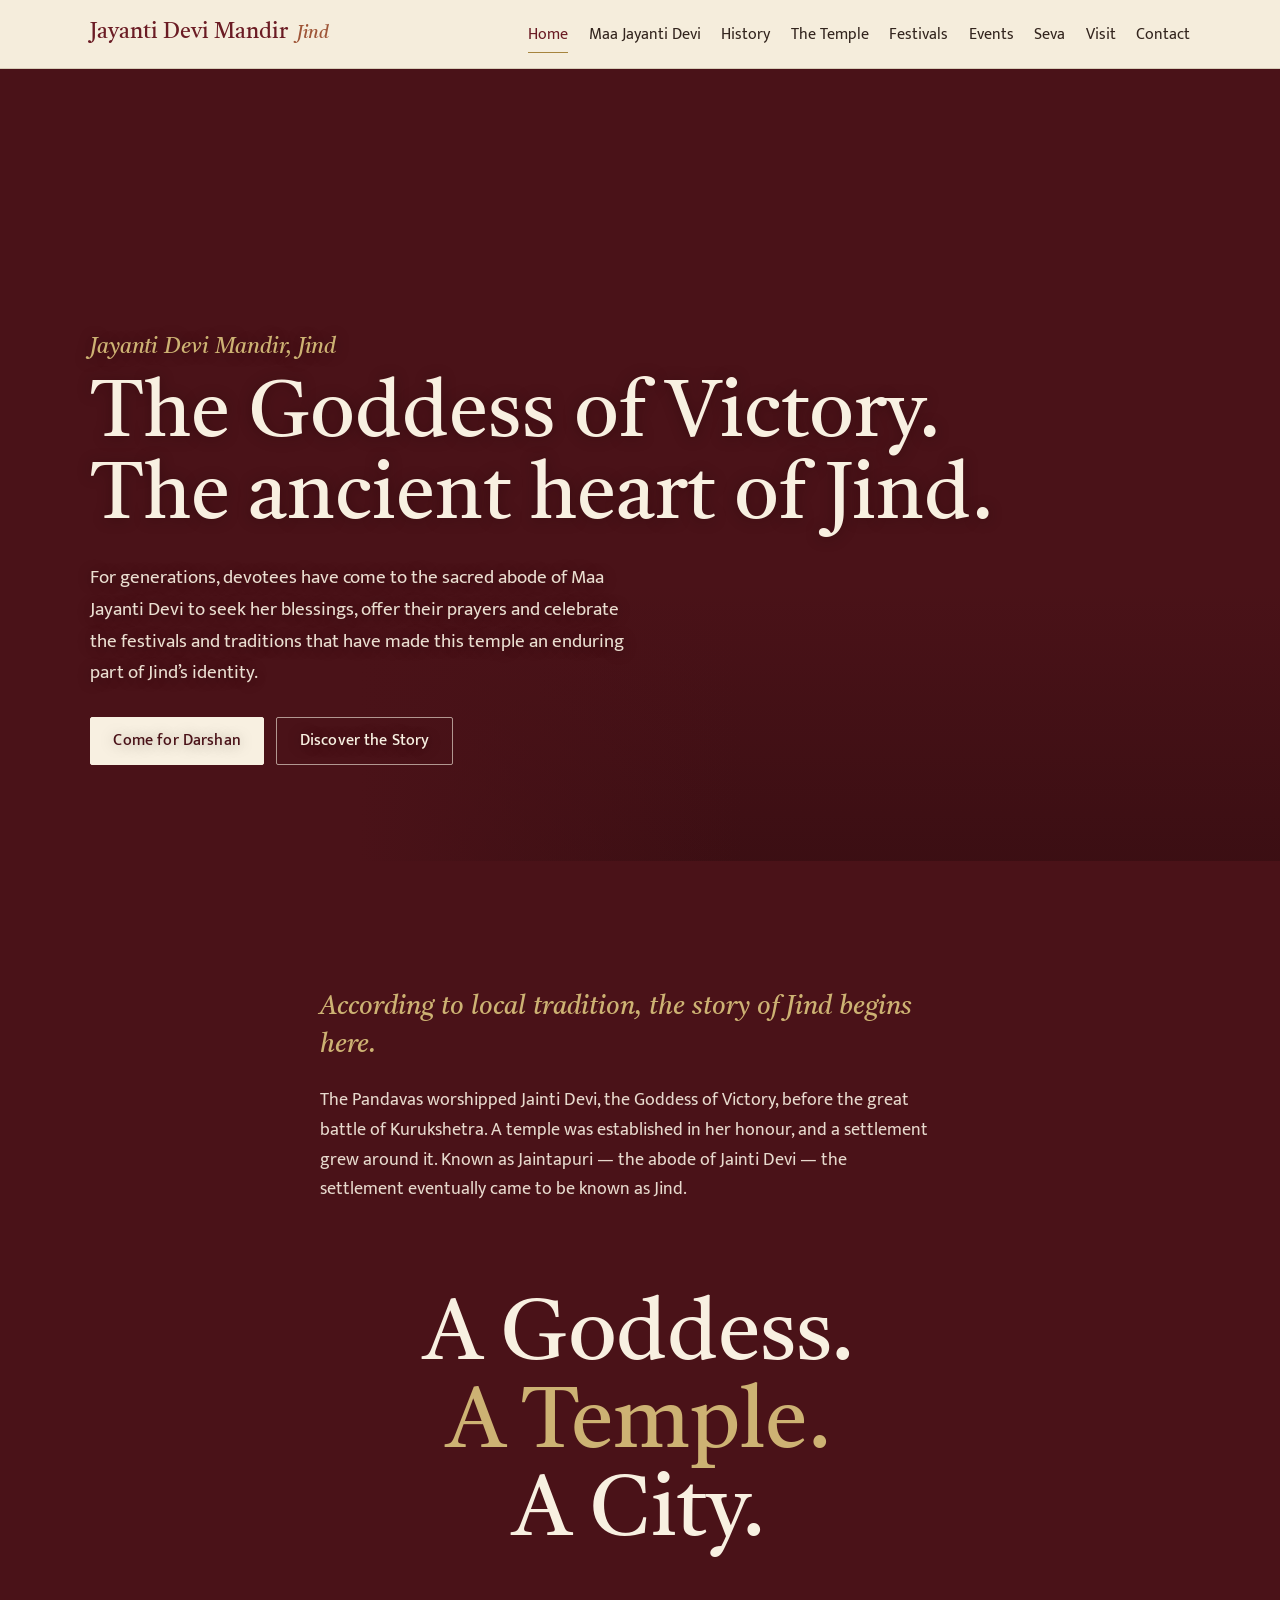
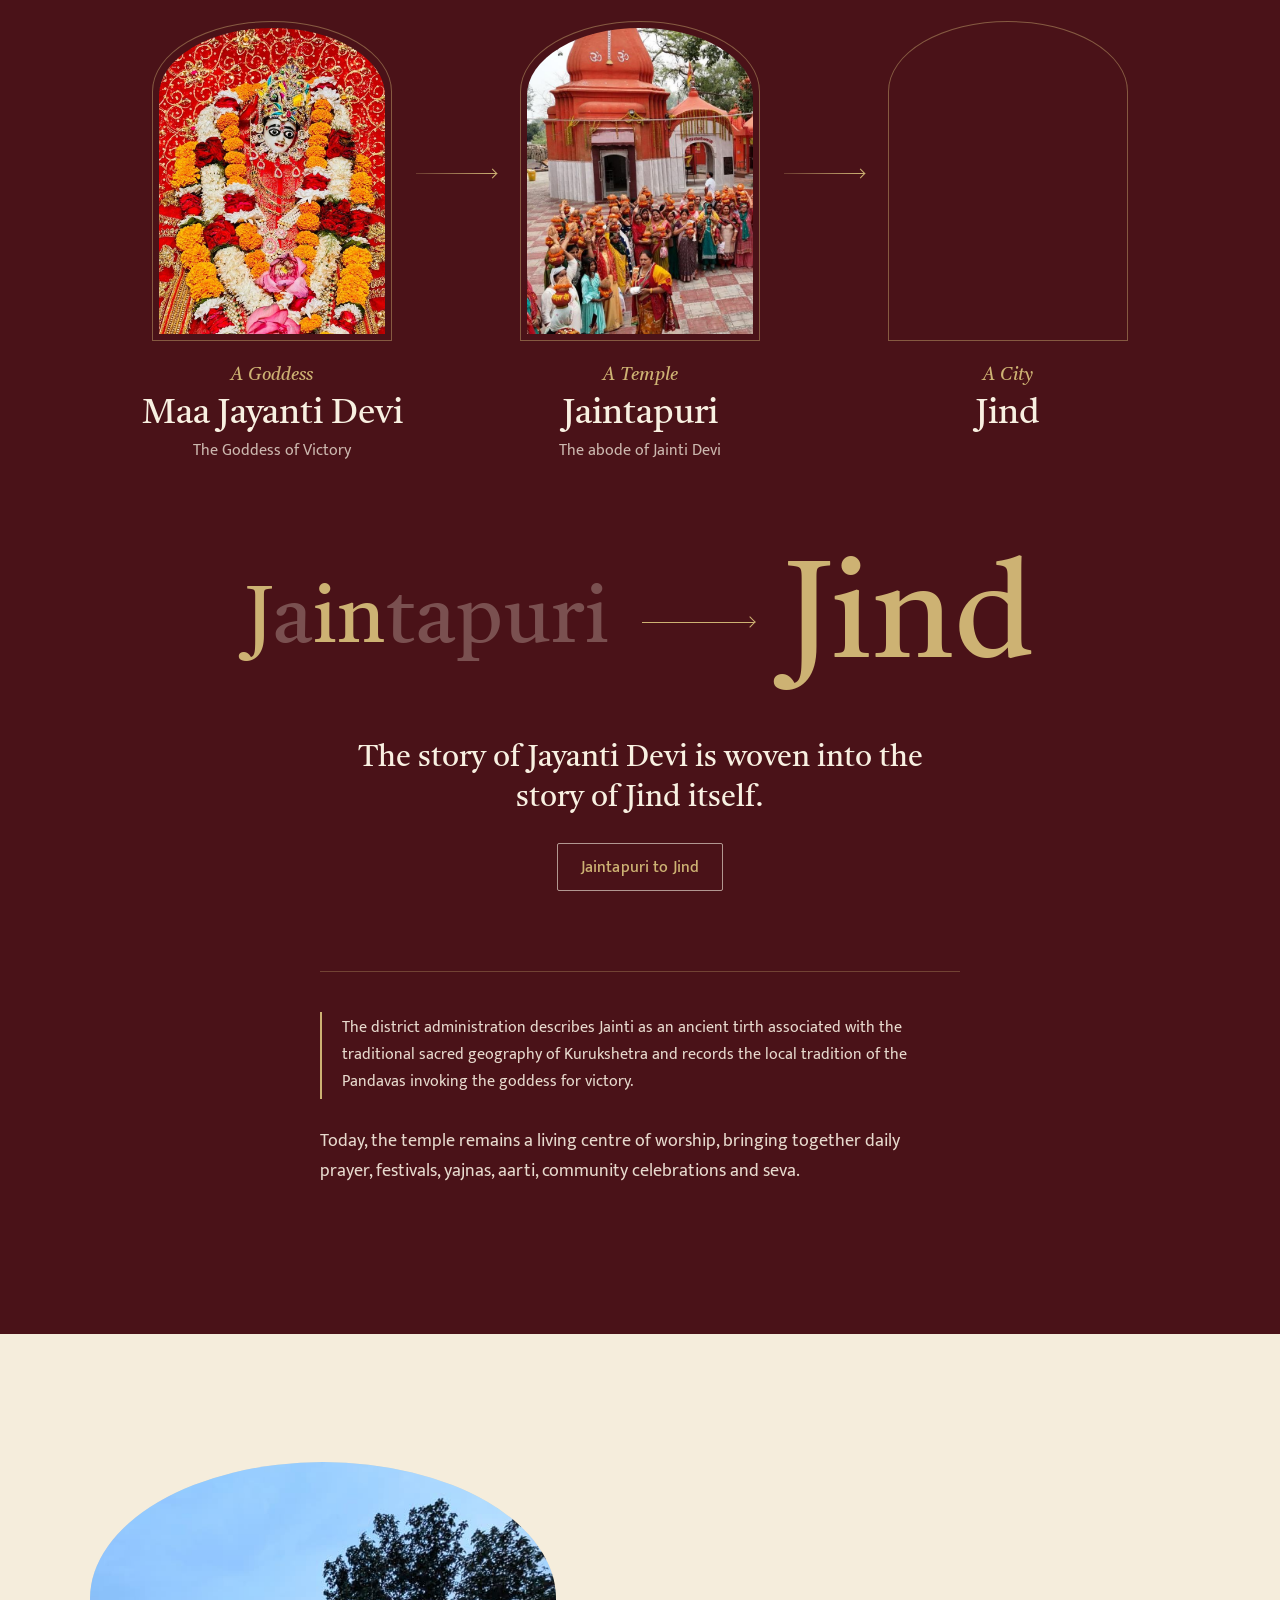
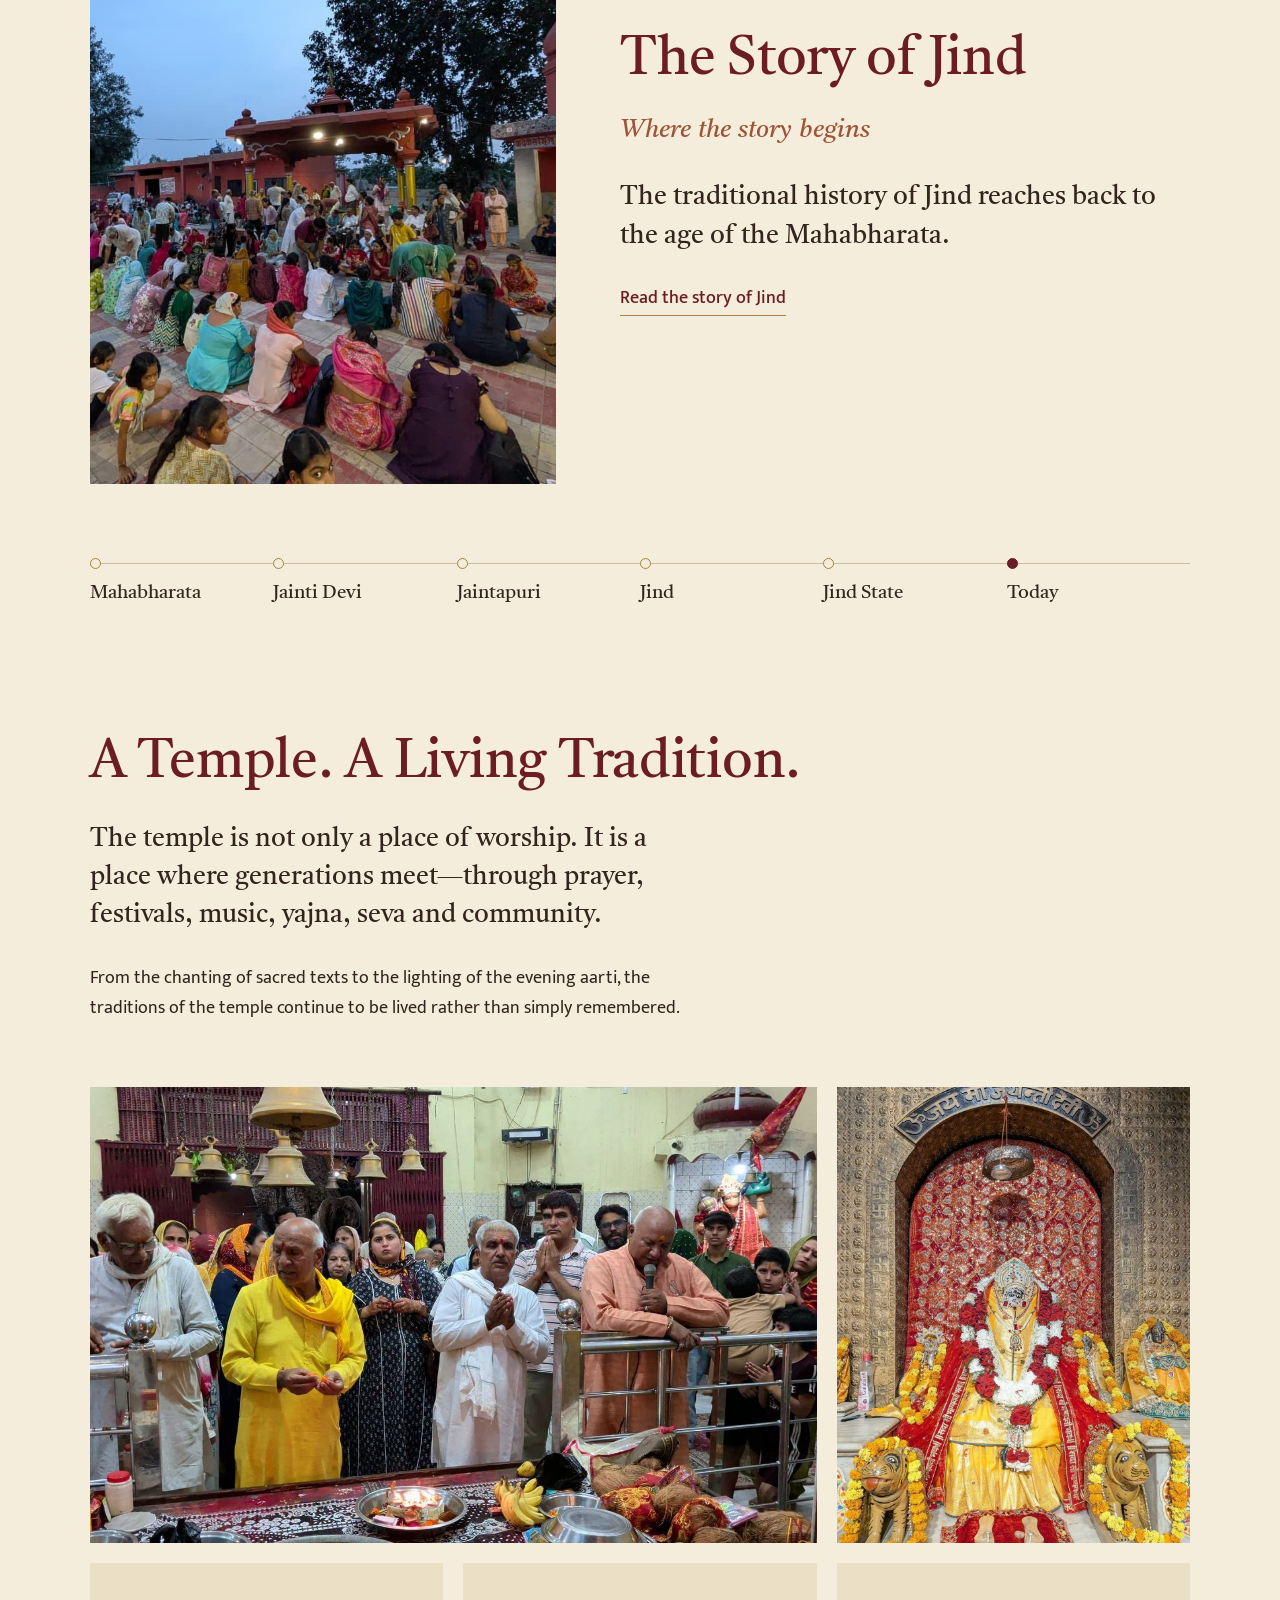
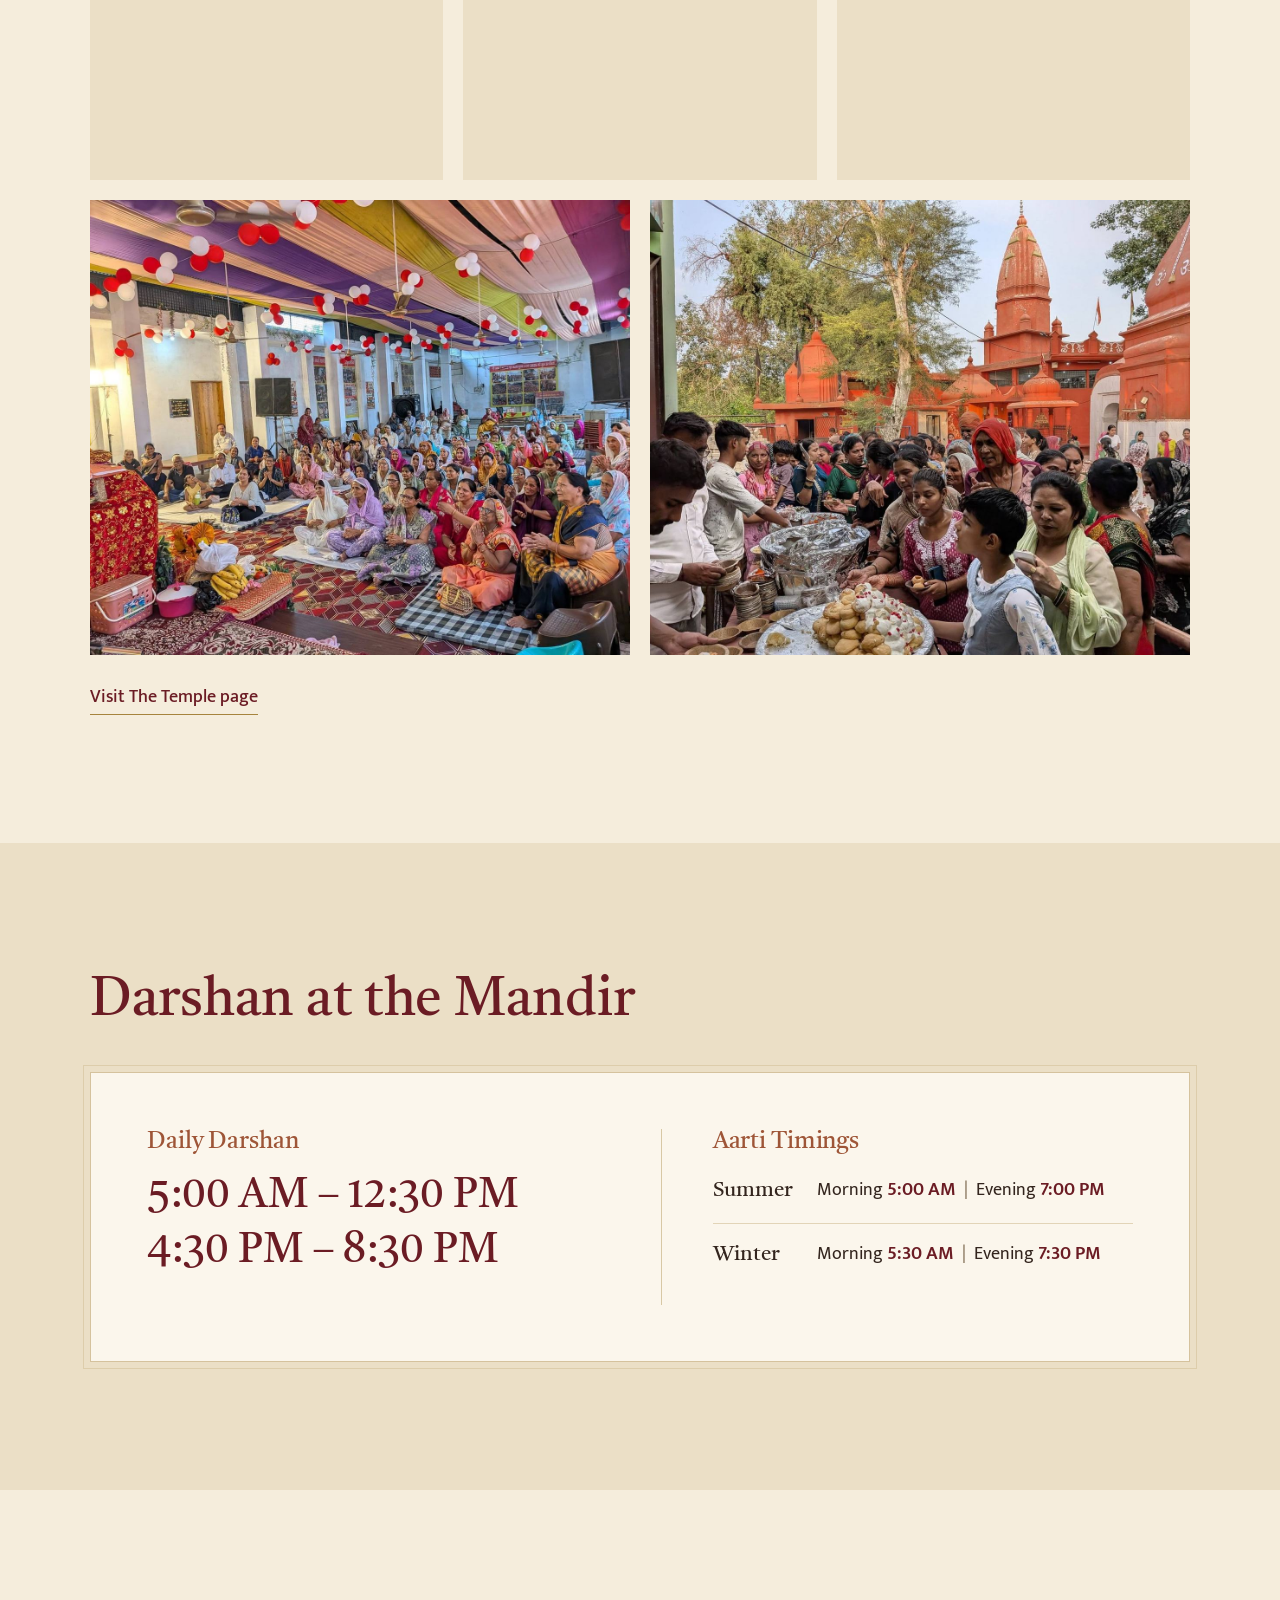
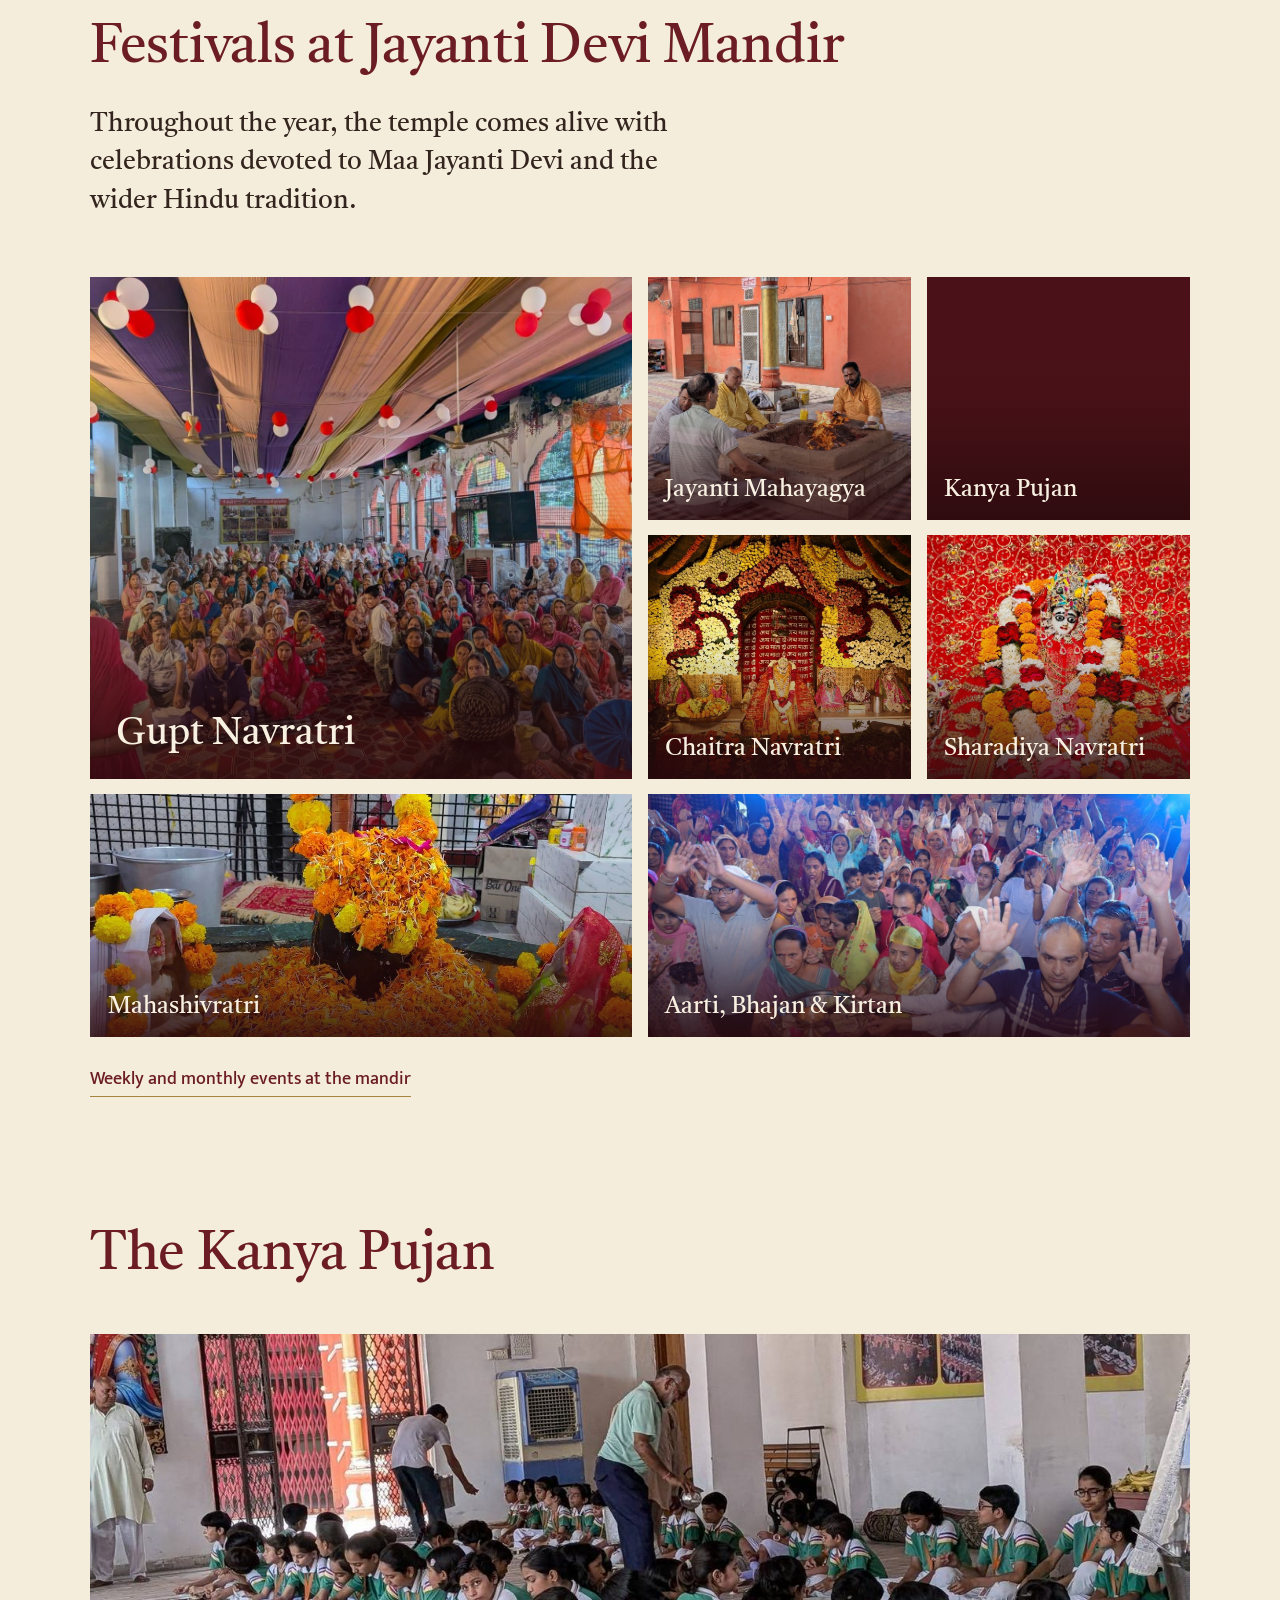
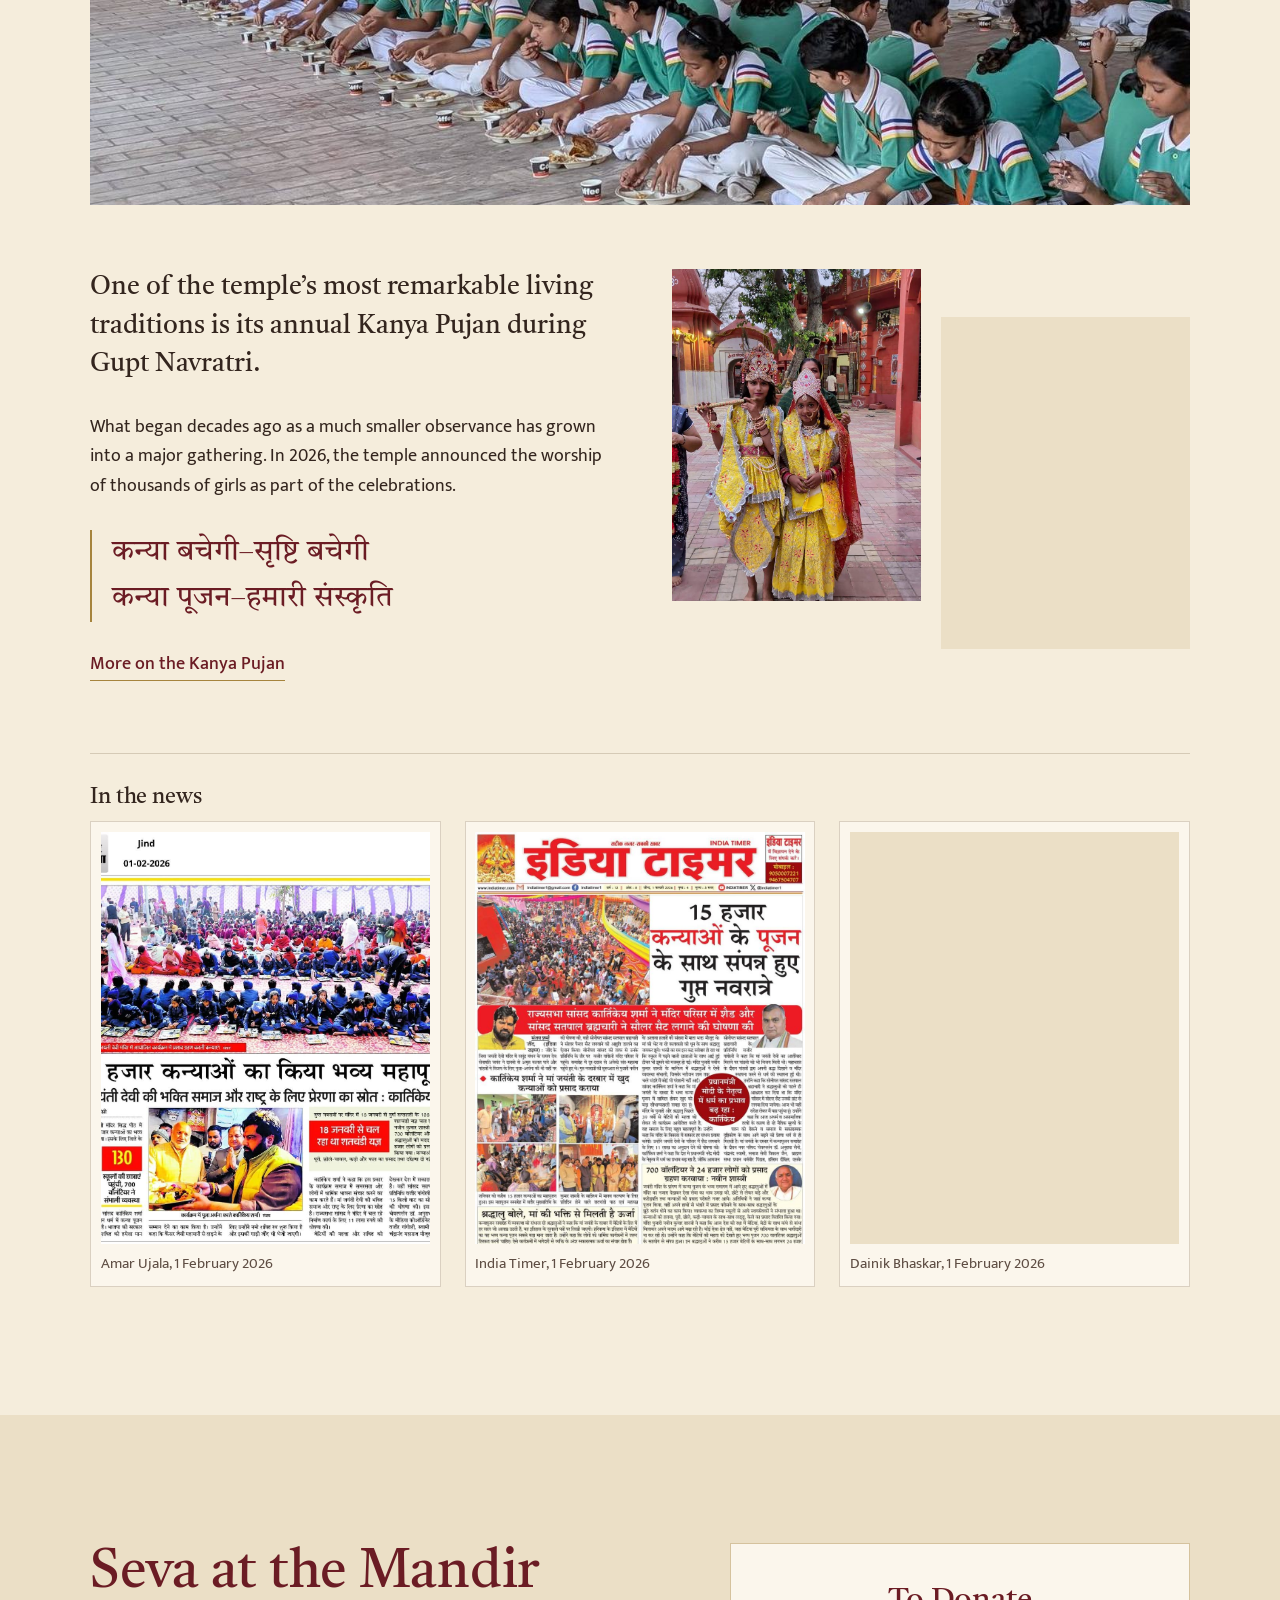
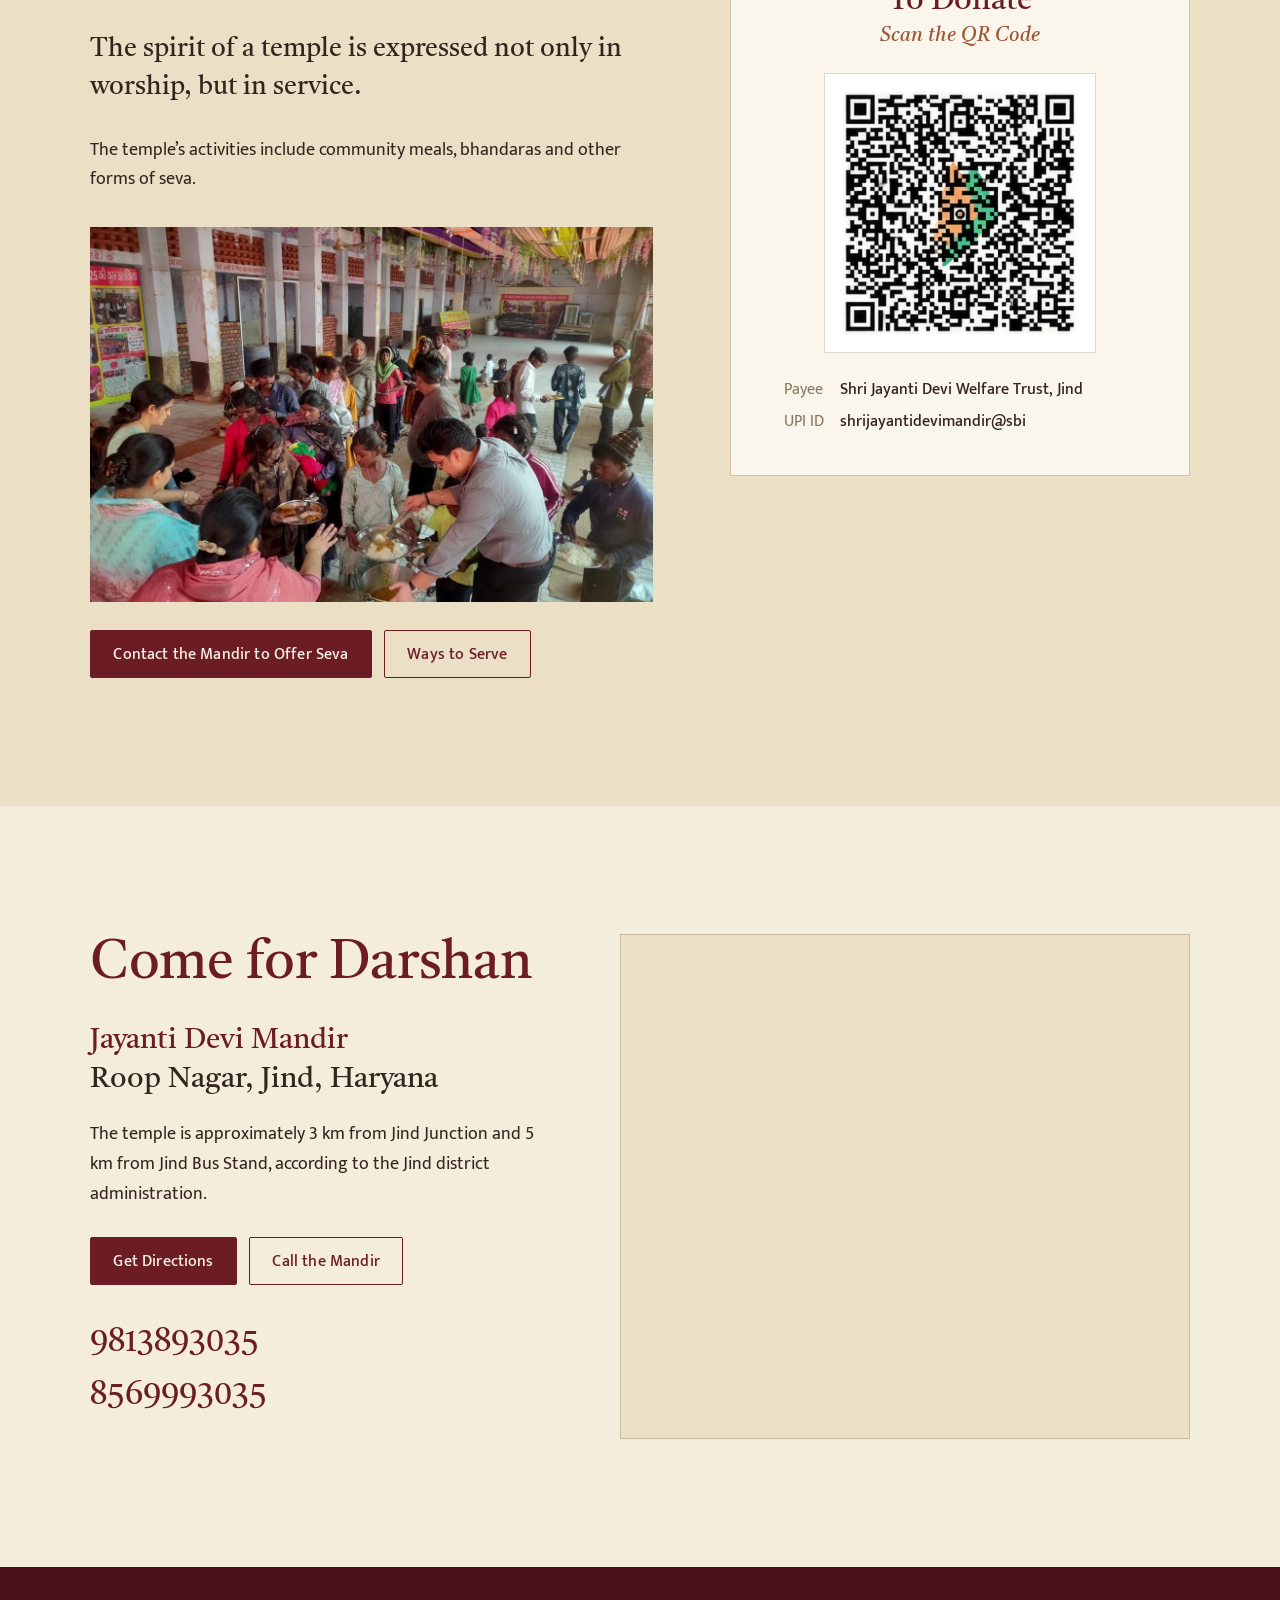
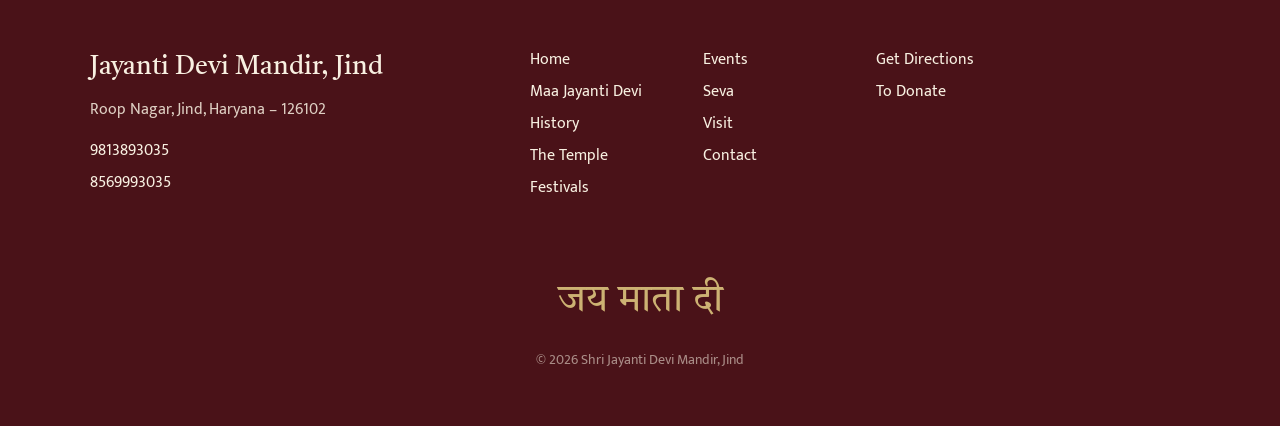
<file: index.html>
<!doctype html>
<html lang="en" class="no-js">
<head>
<meta charset="utf-8">
<meta name="viewport" content="width=device-width, initial-scale=1, viewport-fit=cover">
<title>Jayanti Devi Mandir, Jind — The Goddess of Victory</title>
<meta name="description" content="The Goddess of Victory. The ancient heart of Jind. Darshan timings, festivals, seva and directions for Shri Jayanti Devi Mandir, Roop Nagar, Jind.">
<meta name="theme-color" content="#4A1218">
<meta property="og:title" content="Jayanti Devi Mandir, Jind — The Goddess of Victory">
<meta property="og:description" content="The Goddess of Victory. The ancient heart of Jind. Darshan timings, festivals, seva and directions for Shri Jayanti Devi Mandir, Roop Nagar, Jind.">
<meta property="og:image" content="hero-devi-wide.jpg">
<link rel="icon" href="favicon.svg" type="image/svg+xml">
<link rel="preload" href="tiro-devanagari-hindi-latin-400-normal.woff2" as="font" type="font/woff2" crossorigin>
<link rel="stylesheet" href="site.css">
<script>document.documentElement.classList.replace('no-js','js')</script>
</head>
<body>
<a class="skip" href="#main">Skip to content</a>
<header class="site-header">
  <div class="wrap bar">
    <a class="brand" href="index.html"><span class="brand-name">Jayanti Devi Mandir</span><span class="brand-place">Jind</span></a>
    <button class="menu-toggle" aria-expanded="false" aria-controls="site-nav"><span class="bars"><span></span></span>Menu</button>
    <nav class="nav" id="site-nav" aria-label="Main">
      <ul>
<li><a href="index.html" aria-current="page">Home</a></li>
<li><a href="maa-jayanti-devi.html">Maa Jayanti Devi</a></li>
<li><a href="history.html">History</a></li>
<li><a href="temple.html">The Temple</a></li>
<li><a href="festivals.html">Festivals</a></li>
<li><a href="events.html">Events</a></li>
<li><a href="seva.html">Seva</a></li>
<li><a href="visit.html">Visit</a></li>
<li><a href="contact.html">Contact</a></li>
      </ul>
    </nav>
  </div>
</header>

<main id="main">

<section class="hero" aria-labelledby="hero-title">
  <picture>
    <source media="(max-width: 760px)" srcset="hero-devi-tall.jpg">
    <img src="hero-devi-wide.jpg" width="1400" height="788" alt="Maa Jayanti Devi in the sanctum, framed with red and white flowers" fetchpriority="high" decoding="async">
  </picture>
  <div class="wrap">
    <h1 id="hero-title">Jayanti Devi Mandir, Jind</h1>
    <p class="hero-line"><span>The Goddess of Victory.</span> <span>The ancient heart of Jind.</span></p>
    <p class="intro">For generations, devotees have come to the sacred abode of Maa Jayanti Devi to seek her blessings, offer their prayers and celebrate the festivals and traditions that have made this temple an enduring part of Jind’s identity.</p>
    <div class="actions">
      <a class="btn btn-light" href="#darshan">Come for Darshan</a>
      <a class="btn btn-ghost-light" href="#story">Discover the Story</a>
    </div>
  </div>
</section>

<section class="story" id="story" aria-labelledby="story-title">
  <div class="wrap">
    <div class="opening">
      <p class="lede">According to local tradition, the story of Jind begins here.</p>
      <p>The Pandavas worshipped Jainti Devi, the Goddess of Victory, before the great battle of Kurukshetra. A temple was established in her honour, and a settlement grew around it. Known as Jaintapuri — the abode of Jainti Devi — the settlement eventually came to be known as Jind.</p>
    </div>

    <h2 id="story-title"><span>A Goddess.</span> <span>A Temple.</span> <span>A City.</span></h2>

    <ol class="stages">
      <li class="stage">
        <figure class="ph arch reveal"><img src="devi-close.jpg" width="1400" height="1050" alt="Maa Jayanti Devi" loading="lazy" decoding="async"></figure>
        <span class="kicker">A Goddess</span>
        <span class="name">Maa Jayanti Devi</span>
        <span class="gloss">The Goddess of Victory</span>
      </li>
      <li class="stage-link" aria-hidden="true"></li>
      <li class="stage">
        <figure class="ph arch reveal"><img src="kalash-temple.jpg" width="1400" height="788" alt="The temple shikhara with devotees carrying kalash" loading="lazy" decoding="async" style="object-position:16% 50%"></figure>
        <span class="kicker">A Temple</span>
        <span class="name">Jaintapuri</span>
        <span class="gloss">The abode of Jainti Devi</span>
      </li>
      <li class="stage-link" aria-hidden="true"></li>
      <li class="stage">
        <figure class="ph arch reveal"><img src="kalash-street.jpg" width="1400" height="788" alt="A procession of devotees through the streets of Jind" loading="lazy" decoding="async" style="object-position:38% 50%"></figure>
        <span class="kicker">A City</span>
        <span class="name">Jind</span>
      </li>
    </ol>

    <div class="morph"><span class="sr-only">Jaintapuri → Jind</span><span class="from" aria-hidden="true"><span class="keep">J</span><span class="drop">a</span><span class="keep">i</span><span class="keep">n</span><span class="drop">t</span><span class="drop">a</span><span class="drop">p</span><span class="drop">u</span><span class="drop">r</span><span class="drop">i</span></span><span class="arrow" aria-hidden="true"></span><span class="to" aria-hidden="true">Jind</span></div>

    <div class="closing">
      <p class="serif">The story of Jayanti Devi is woven into the story of Jind itself.</p>
      <a class="btn btn-ghost-light" href="jaintapuri-to-jind.html">Jaintapuri to Jind</a>
    </div>

    <div class="today">
      <p class="record">The district administration describes Jainti as an ancient tirth associated with the traditional sacred geography of Kurukshetra and records the local tradition of the Pandavas invoking the goddess for victory.</p>
      <p style="margin-top:1.75rem">Today, the temple remains a living centre of worship, bringing together daily prayer, festivals, yajnas, aarti, community celebrations and seva.</p>
    </div>
  </div>
</section>

<section class="section" id="history" aria-labelledby="history-title">
  <div class="wrap">
    <div class="split img-left">
      <figure class="ph arch arch-tall reveal"><img src="courtyard-dusk.jpg" width="1280" height="960" alt="The temple courtyard and shikharas at dusk" loading="lazy" decoding="async" style="object-position:72% 50%"></figure>
      <div>
        <h2 id="history-title">The Story of Jind</h2>
        <p class="sub">Where the story begins</p>
        <p class="lede">The traditional history of Jind reaches back to the age of the Mahabharata.</p>

        <div class="actions"><a class="textlink" href="history.html">Read the story of Jind</a></div>
      </div>
    </div>
    <ol class="timeline" aria-label="From the Mahabharata to today">
        <li><a href="history.html#begins">Mahabharata</a></li>
        <li><a href="maa-jayanti-devi.html">Jainti Devi</a></li>
        <li><a href="jaintapuri-to-jind.html">Jaintapuri</a></li>
        <li><a href="history.html#kurukshetra">Jind</a></li>
        <li><a href="history.html#jind-state">Jind State</a></li>
        <li class="mark"><a href="temple.html">Today</a></li>
      </ol>
  </div>
</section>

<section class="section" id="temple" aria-labelledby="temple-title">
  <div class="wrap">
    <h2 id="temple-title">A Temple. A Living Tradition.</h2>
    <p class="lede">The temple is not only a place of worship. It is a place where generations meet—through prayer, festivals, music, yajna, seva and community.</p>
    <p>From the chanting of sacred texts to the lighting of the evening aarti, the traditions of the temple continue to be lived rather than simply remembered.</p>
    <div class="mosaic">
      <figure class="ph reveal "><img src="aarti-sanctum.jpg" width="1400" height="788" alt="Devotees offering aarti at the sanctum doors" loading="lazy" decoding="async"></figure>
      <figure class="ph reveal "><img src="sanctum.jpg" width="1050" height="1400" alt="Maa Jayanti Devi in the sanctum, flanked by lions" loading="lazy" decoding="async"></figure>
      <figure class="ph reveal "><img src="puja.jpg" width="1400" height="1050" alt="A priest guiding devotees through puja" loading="lazy" decoding="async"></figure>
      <figure class="ph reveal "><img src="havan-evening.jpg" width="1156" height="867" alt="An evening havan in the courtyard" loading="lazy" decoding="async"></figure>
      <figure class="ph reveal "><img src="diyas.jpg" width="1152" height="864" alt="Lamps lit on the temple floor" loading="lazy" decoding="async"></figure>
      <figure class="ph reveal "><img src="hall-devotees.jpg" width="1400" height="1050" alt="Women devotees gathered in the decorated hall" loading="lazy" decoding="async"></figure>
      <figure class="ph reveal "><img src="temple-prasad.jpg" width="1400" height="1050" alt="Devotees receiving prasad beside the temple shikhara" loading="lazy" decoding="async"></figure>
    </div>
    <div class="actions"><a class="textlink" href="temple.html">Visit The Temple page</a></div>
  </div>
</section>

<section class="section band" id="darshan" aria-labelledby="darshan-title">
  <div class="wrap">
    <h2 id="darshan-title">Darshan at the Mandir</h2>
      <div class="darshan-card">
        <div>
          <h3>Daily Darshan</h3>
          <ul class="times">
            <li>5:00 AM – 12:30 PM</li>
            <li>4:30 PM – 8:30 PM</li>
          </ul>
        </div>
        <div class="rule" aria-hidden="true"></div>
        <div>
          <h3>Aarti Timings</h3>
          <dl>
            <div class="season"><dt>Summer</dt><dd><span class="t">Morning <b>5:00 AM</b></span><span class="sep">|</span><span class="t">Evening <b>7:00 PM</b></span></dd></div>
            <div class="season"><dt>Winter</dt><dd><span class="t">Morning <b>5:30 AM</b></span><span class="sep">|</span><span class="t">Evening <b>7:30 PM</b></span></dd></div>
          </dl>
        </div>
      </div>
  </div>
</section>

<section class="section" id="festivals" aria-labelledby="fest-title">
  <div class="wrap">
    <h2 id="fest-title">Festivals at Jayanti Devi Mandir</h2>
    <p class="lede">Throughout the year, the temple comes alive with celebrations devoted to Maa Jayanti Devi and the wider Hindu tradition.</p>
    <div class="fest-grid">
<a href="festivals.html#gupt-navratri" class="reveal"><img src="paath-hall.jpg" width="1400" height="1050" alt="Devotees seated in the decorated hall of the mandir" loading="lazy" decoding="async"><span class="label">Gupt Navratri</span></a>
<a href="festivals.html#gupt-navratri" class="reveal"><img src="havan.jpg" width="1400" height="1050" alt="Priests and devotees at the havan kund" loading="lazy" decoding="async"><span class="label">Jayanti Mahayagya</span></a>
<a href="festivals.html#kanya-pujan" class="reveal"><img src="courtyard-rows.jpg" width="1400" height="1050" alt="Girls and devotees seated in rows in the courtyard" loading="lazy" decoding="async"><span class="label">Kanya Pujan</span></a>
<a href="festivals.html#chaitra-navratri" class="reveal"><img src="flower-shringar.jpg" width="1280" height="853" alt="The sanctum decorated with flowers" loading="lazy" decoding="async"><span class="label">Chaitra Navratri</span></a>
<a href="festivals.html#sharadiya-navratri" class="reveal"><img src="devi-close.jpg" width="1400" height="1050" alt="Maa Jayanti Devi adorned with garlands" loading="lazy" decoding="async"><span class="label">Sharadiya Navratri</span></a>
<a href="festivals.html#mahashivratri" class="reveal"><img src="shivling.jpg" width="1050" height="1400" alt="Shivling covered in marigolds" loading="lazy" decoding="async"><span class="label">Mahashivratri</span></a>
<a href="festivals.html#aarti" class="reveal"><img src="aarti-crowd.jpg" width="1280" height="853" alt="Devotees with raised hands during aarti" loading="lazy" decoding="async"><span class="label">Aarti, Bhajan &amp; Kirtan</span></a>
    </div>
    <div class="actions"><a class="textlink" href="events.html">Weekly and monthly events at the mandir</a></div>
  </div>
</section>

<section class="section" id="kanya-pujan" aria-labelledby="kanya-title">
  <div class="wrap">
    <h2 id="kanya-title">The Kanya Pujan</h2>
    <figure class="ph kanya-lead reveal"><img src="kanya-hall.jpg" width="1400" height="1050" alt="Girls seated in long rows for the Kanya Pujan inside the mandir hall" loading="lazy" decoding="async" style="object-position:50% 60%"></figure>
    <div class="kanya-body">
      <div>
        <p class="lede">One of the temple’s most remarkable living traditions is its annual Kanya Pujan during Gupt Navratri.</p>
        <p>What began decades ago as a much smaller observance has grown into a major gathering. In 2026, the temple announced the worship of thousands of girls as part of the celebrations.</p>
        <p class="slogan" lang="hi">कन्या बचेगी–सृष्टि बचेगी<br>कन्या पूजन–हमारी संस्कृति</p>
        <div class="actions"><a class="textlink" href="festivals.html#kanya-pujan">More on the Kanya Pujan</a></div>
      </div>
      <div class="pair">
        <figure class="ph reveal "><img src="kanya-portrait.jpg" width="788" height="1400" alt="Two young girls in festive costume" loading="lazy" decoding="async"></figure>
        <figure class="ph reveal "><img src="kanya-rows.jpg" width="1156" height="867" alt="Girls seated in rows in the mandir hall" loading="lazy" decoding="async" style="object-position:45% 50%"></figure>
      </div>
    </div>
    <div class="news">
      <h3>In the news</h3>
      <div class="news-row">
        <a href="news-2.jpg" target="_blank" rel="noopener"><figure class="ph reveal"><img src="news-2.jpg" width="1180" height="1215" alt="Amar Ujala news clipping on the Kanya Pujan" loading="lazy" decoding="async"></figure><span>Amar Ujala, 1 February 2026</span></a>
        <a href="news-1.jpg" target="_blank" rel="noopener"><figure class="ph reveal"><img src="news-1.jpg" width="892" height="1400" alt="India Timer news clipping on the Kanya Pujan" loading="lazy" decoding="async"></figure><span>India Timer, 1 February 2026</span></a>
        <a href="news-3.jpg" target="_blank" rel="noopener"><figure class="ph reveal"><img src="news-3.jpg" width="753" height="994" alt="Dainik Bhaskar news clipping on the Kanya Pujan" loading="lazy" decoding="async"></figure><span>Dainik Bhaskar, 1 February 2026</span></a>
      </div>
    </div>
  </div>
</section>

<section class="section band" id="seva" aria-labelledby="seva-title">
  <div class="wrap seva-grid">
    <div>
      <h2 id="seva-title">Seva at the Mandir</h2>
      <p class="lede">The spirit of a temple is expressed not only in worship, but in service.</p>
      <p>The temple’s activities include community meals, bhandaras and other forms of seva.</p>
      <figure class="ph reveal" style="aspect-ratio:3/2;margin-top:2rem"><img src="bhandara-serving.jpg" width="1156" height="867" alt="Volunteers serving a meal to devotees" loading="lazy" decoding="async"></figure>
      <div class="actions">
        <a class="btn" href="contact.html">Contact the Mandir to Offer Seva</a>
        <a class="btn btn-quiet" href="seva.html">Ways to Serve</a>
      </div>
    </div>
    <div class="donate" id="donate">
        <h3>To Donate</h3>
        <p class="scan">Scan the QR Code</p>
        <img class="qr" src="donate-qr.png" width="644" height="664" alt="UPI QR code for donations to Shri Jayanti Devi Welfare Trust, Jind" loading="lazy">
        <dl>
          <dt>Payee</dt><dd>Shri Jayanti Devi Welfare Trust, Jind</dd>
          <dt>UPI ID</dt><dd>shrijayantidevimandir@sbi</dd>
        </dl>
        <a class="btn upi-btn" href="upi://pay?pa=shrijayantidevimandir@sbi&amp;pn=SHRI%20JAYANTI%20DEVI%20WELFARE%20TRUST&amp;mc=7407&amp;tr=&amp;tn=&amp;am=&amp;cu=INR&amp;url=&amp;mode=02&amp;purpose=00&amp;orgid=159002&amp;sign=MEUCIQCdhaZE4b8FKuGJB0FkayhiUNez7YB1b62P8QtLlJOVGgIgYG8Mgce8pGUTB97vmaB1ITCJ0rUVDvFOTK0hT35rRh8=">Pay with a UPI app</a>
      </div>
  </div>
</section>

<section class="section" id="visit" aria-labelledby="visit-title">
  <div class="wrap visit-grid">
    <div>
      <h2 id="visit-title">Come for Darshan</h2>
      <address class="address"><strong>Jayanti Devi Mandir</strong>Roop Nagar, Jind, Haryana</address>
      <p>The temple is approximately 3 km from Jind Junction and 5 km from Jind Bus Stand, according to the Jind district administration.</p>
      <div class="actions">
        <a class="btn" href="https://www.google.com/maps/dir/?api=1&amp;destination=Jayanti+Devi+Mandir%2C+Roop+Nagar%2C+Jind%2C+Haryana" target="_blank" rel="noopener">Get Directions</a>
        <a class="btn btn-quiet" href="tel:+919813893035">Call the Mandir</a>
      </div>
      <ul class="phones" style="margin-top:2rem">
        <li><a href="tel:+919813893035">9813893035</a></li>
        <li><a href="tel:+918569993035">8569993035</a></li>
      </ul>
    </div>
    <div class="map"><iframe src="https://maps.google.com/maps?q=Jayanti+Devi+Mandir,+Roop+Nagar,+Jind,+Haryana&amp;z=15&amp;output=embed" title="Map showing Jayanti Devi Mandir, Roop Nagar, Jind" loading="lazy" referrerpolicy="no-referrer-when-downgrade"></iframe></div>
  </div>
</section>

</main>

<footer class="site-footer">
  <div class="wrap">
    <div class="foot-grid">
      <div>
        <p class="foot-name">Jayanti Devi Mandir, Jind</p>
        <address>Roop Nagar, Jind, Haryana – 126102</address>
        <ul style="margin-top:.9rem">
          <li><a href="tel:+919813893035">9813893035</a></li>
          <li><a href="tel:+918569993035">8569993035</a></li>
        </ul>
      </div>
      <nav aria-label="Footer">
        <ul class="foot-nav">
<li><a href="index.html">Home</a></li>
<li><a href="maa-jayanti-devi.html">Maa Jayanti Devi</a></li>
<li><a href="history.html">History</a></li>
<li><a href="temple.html">The Temple</a></li>
<li><a href="festivals.html">Festivals</a></li>
<li><a href="events.html">Events</a></li>
<li><a href="seva.html">Seva</a></li>
<li><a href="visit.html">Visit</a></li>
<li><a href="contact.html">Contact</a></li>
        </ul>
      </nav>
      <div>
        <ul>
          <li><a href="https://www.google.com/maps/dir/?api=1&amp;destination=Jayanti+Devi+Mandir%2C+Roop+Nagar%2C+Jind%2C+Haryana" target="_blank" rel="noopener">Get Directions</a></li>
          <li><a href="seva.html#donate">To Donate</a></li>
          <!-- Social links: replace # with the temple's real profile URLs, then remove these comment markers.
          <li><a href="#" rel="noopener">YouTube</a></li>
          <li><a href="#" rel="noopener">Facebook</a></li>
          <li><a href="#" rel="noopener">Instagram</a></li>
          -->
        </ul>
      </div>
    </div>
    <p class="jmd" lang="hi">जय माता दी</p>
    <p class="foot-base">© <span data-year>2026</span> Shri Jayanti Devi Mandir, Jind</p>
  </div>
</footer>

<nav class="quickbar" aria-label="Quick actions">
  <a href="#darshan"><svg viewBox="0 0 24 24" fill="none" stroke-width="1.5" aria-hidden="true"><circle cx="12" cy="12" r="9"/><path d="M12 7v5l3 2"/></svg>Timings</a>
  <a href="tel:+919813893035"><svg viewBox="0 0 24 24" fill="none" stroke-width="1.5" aria-hidden="true"><path d="M5 4h4l2 5-2.5 1.5a11 11 0 0 0 5 5L15 13l5 2v4a2 2 0 0 1-2 2A16 16 0 0 1 3 6a2 2 0 0 1 2-2"/></svg>Call</a>
  <a href="https://www.google.com/maps/dir/?api=1&amp;destination=Jayanti+Devi+Mandir%2C+Roop+Nagar%2C+Jind%2C+Haryana" target="_blank" rel="noopener"><svg viewBox="0 0 24 24" fill="none" stroke-width="1.5" aria-hidden="true"><path d="M12 21s-7-6.2-7-11.5a7 7 0 0 1 14 0C19 14.8 12 21 12 21z"/><circle cx="12" cy="9.5" r="2.5"/></svg>Directions</a>
</nav>
<script src="site.js" defer></script>
</body>
</html>
</file>
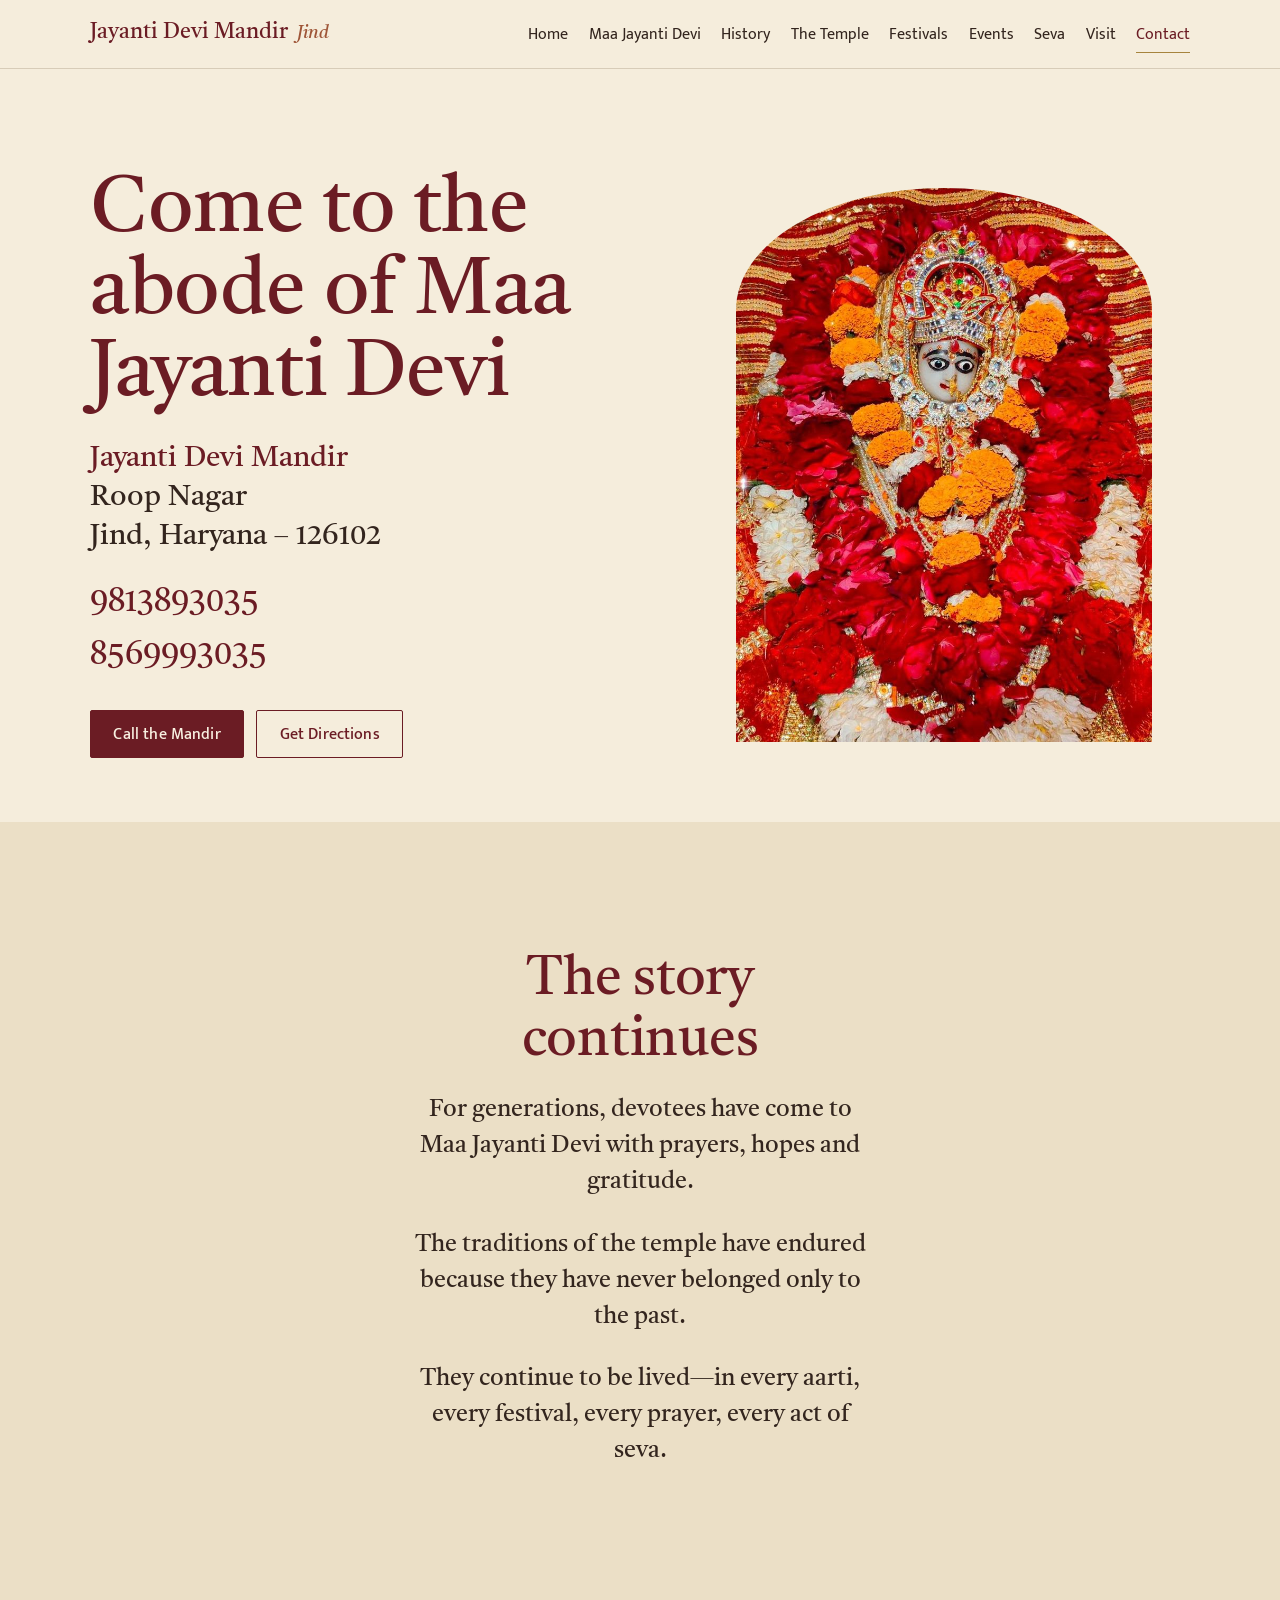
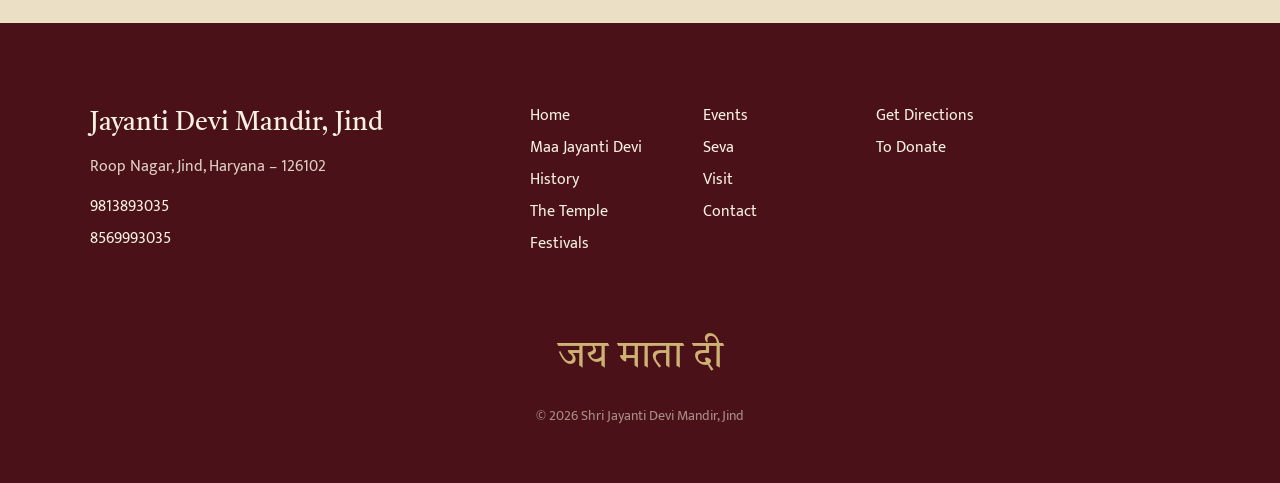
<file: contact.html>
<!doctype html>
<html lang="en" class="no-js">
<head>
<meta charset="utf-8">
<meta name="viewport" content="width=device-width, initial-scale=1, viewport-fit=cover">
<title>Contact — Jayanti Devi Mandir, Jind</title>
<meta name="description" content="Jayanti Devi Mandir, Roop Nagar, Jind, Haryana – 126102. Phone 9813893035, 8569993035.">
<meta name="theme-color" content="#4A1218">
<meta property="og:title" content="Contact — Jayanti Devi Mandir, Jind">
<meta property="og:description" content="Jayanti Devi Mandir, Roop Nagar, Jind, Haryana – 126102. Phone 9813893035, 8569993035.">
<meta property="og:image" content="hero-devi-wide.jpg">
<link rel="icon" href="favicon.svg" type="image/svg+xml">
<link rel="preload" href="tiro-devanagari-hindi-latin-400-normal.woff2" as="font" type="font/woff2" crossorigin>
<link rel="stylesheet" href="site.css">
<script>document.documentElement.classList.replace('no-js','js')</script>
</head>
<body>
<a class="skip" href="#main">Skip to content</a>
<header class="site-header">
  <div class="wrap bar">
    <a class="brand" href="index.html"><span class="brand-name">Jayanti Devi Mandir</span><span class="brand-place">Jind</span></a>
    <button class="menu-toggle" aria-expanded="false" aria-controls="site-nav"><span class="bars"><span></span></span>Menu</button>
    <nav class="nav" id="site-nav" aria-label="Main">
      <ul>
<li><a href="index.html">Home</a></li>
<li><a href="maa-jayanti-devi.html">Maa Jayanti Devi</a></li>
<li><a href="history.html">History</a></li>
<li><a href="temple.html">The Temple</a></li>
<li><a href="festivals.html">Festivals</a></li>
<li><a href="events.html">Events</a></li>
<li><a href="seva.html">Seva</a></li>
<li><a href="visit.html">Visit</a></li>
<li><a href="contact.html" aria-current="page">Contact</a></li>
      </ul>
    </nav>
  </div>
</header>

<main id="main">

<section class="page-head">
  <div class="wrap split text-left">
    <div>
      <h1>Come to the abode of Maa Jayanti Devi</h1>
      <address class="address" style="margin-top:1.5rem"><strong>Jayanti Devi Mandir</strong>Roop Nagar<br>Jind, Haryana – 126102</address>
      <ul class="phones">
        <li><a href="tel:+919813893035">9813893035</a></li>
        <li><a href="tel:+918569993035">8569993035</a></li>
      </ul>
      <div class="actions">
        <a class="btn" href="tel:+919813893035">Call the Mandir</a>
        <a class="btn btn-quiet" href="https://www.google.com/maps/dir/?api=1&amp;destination=Jayanti+Devi+Mandir%2C+Roop+Nagar%2C+Jind%2C+Haryana" target="_blank" rel="noopener">Get Directions</a>
      </div>
    </div>
    <figure class="ph arch arch-tall reveal" style="max-width:26rem;justify-self:center;width:100%"><img src="hero-devi-tall.jpg" width="788" height="1400" alt="Maa Jayanti Devi adorned with red flowers" fetchpriority="high" decoding="async"></figure>
  </div>
</section>

<section class="section band">
  <div class="wrap closing-words">
    <h2>The story continues</h2>
    <p>For generations, devotees have come to Maa Jayanti Devi with prayers, hopes and gratitude.</p>
    <p>The traditions of the temple have endured because they have never belonged only to the past.</p>
    <p>They continue to be lived—in every aarti, every festival, every prayer, every act of seva.</p>
  </div>
</section>

</main>

<footer class="site-footer">
  <div class="wrap">
    <div class="foot-grid">
      <div>
        <p class="foot-name">Jayanti Devi Mandir, Jind</p>
        <address>Roop Nagar, Jind, Haryana – 126102</address>
        <ul style="margin-top:.9rem">
          <li><a href="tel:+919813893035">9813893035</a></li>
          <li><a href="tel:+918569993035">8569993035</a></li>
        </ul>
      </div>
      <nav aria-label="Footer">
        <ul class="foot-nav">
<li><a href="index.html">Home</a></li>
<li><a href="maa-jayanti-devi.html">Maa Jayanti Devi</a></li>
<li><a href="history.html">History</a></li>
<li><a href="temple.html">The Temple</a></li>
<li><a href="festivals.html">Festivals</a></li>
<li><a href="events.html">Events</a></li>
<li><a href="seva.html">Seva</a></li>
<li><a href="visit.html">Visit</a></li>
<li><a href="contact.html">Contact</a></li>
        </ul>
      </nav>
      <div>
        <ul>
          <li><a href="https://www.google.com/maps/dir/?api=1&amp;destination=Jayanti+Devi+Mandir%2C+Roop+Nagar%2C+Jind%2C+Haryana" target="_blank" rel="noopener">Get Directions</a></li>
          <li><a href="seva.html#donate">To Donate</a></li>
          <!-- Social links: replace # with the temple's real profile URLs, then remove these comment markers.
          <li><a href="#" rel="noopener">YouTube</a></li>
          <li><a href="#" rel="noopener">Facebook</a></li>
          <li><a href="#" rel="noopener">Instagram</a></li>
          -->
        </ul>
      </div>
    </div>
    <p class="jmd" lang="hi">जय माता दी</p>
    <p class="foot-base">© <span data-year>2026</span> Shri Jayanti Devi Mandir, Jind</p>
  </div>
</footer>

<nav class="quickbar" aria-label="Quick actions">
  <a href="temple.html#darshan"><svg viewBox="0 0 24 24" fill="none" stroke-width="1.5" aria-hidden="true"><circle cx="12" cy="12" r="9"/><path d="M12 7v5l3 2"/></svg>Timings</a>
  <a href="tel:+919813893035"><svg viewBox="0 0 24 24" fill="none" stroke-width="1.5" aria-hidden="true"><path d="M5 4h4l2 5-2.5 1.5a11 11 0 0 0 5 5L15 13l5 2v4a2 2 0 0 1-2 2A16 16 0 0 1 3 6a2 2 0 0 1 2-2"/></svg>Call</a>
  <a href="https://www.google.com/maps/dir/?api=1&amp;destination=Jayanti+Devi+Mandir%2C+Roop+Nagar%2C+Jind%2C+Haryana" target="_blank" rel="noopener"><svg viewBox="0 0 24 24" fill="none" stroke-width="1.5" aria-hidden="true"><path d="M12 21s-7-6.2-7-11.5a7 7 0 0 1 14 0C19 14.8 12 21 12 21z"/><circle cx="12" cy="9.5" r="2.5"/></svg>Directions</a>
</nav>
<script src="site.js" defer></script>
</body>
</html>
</file>
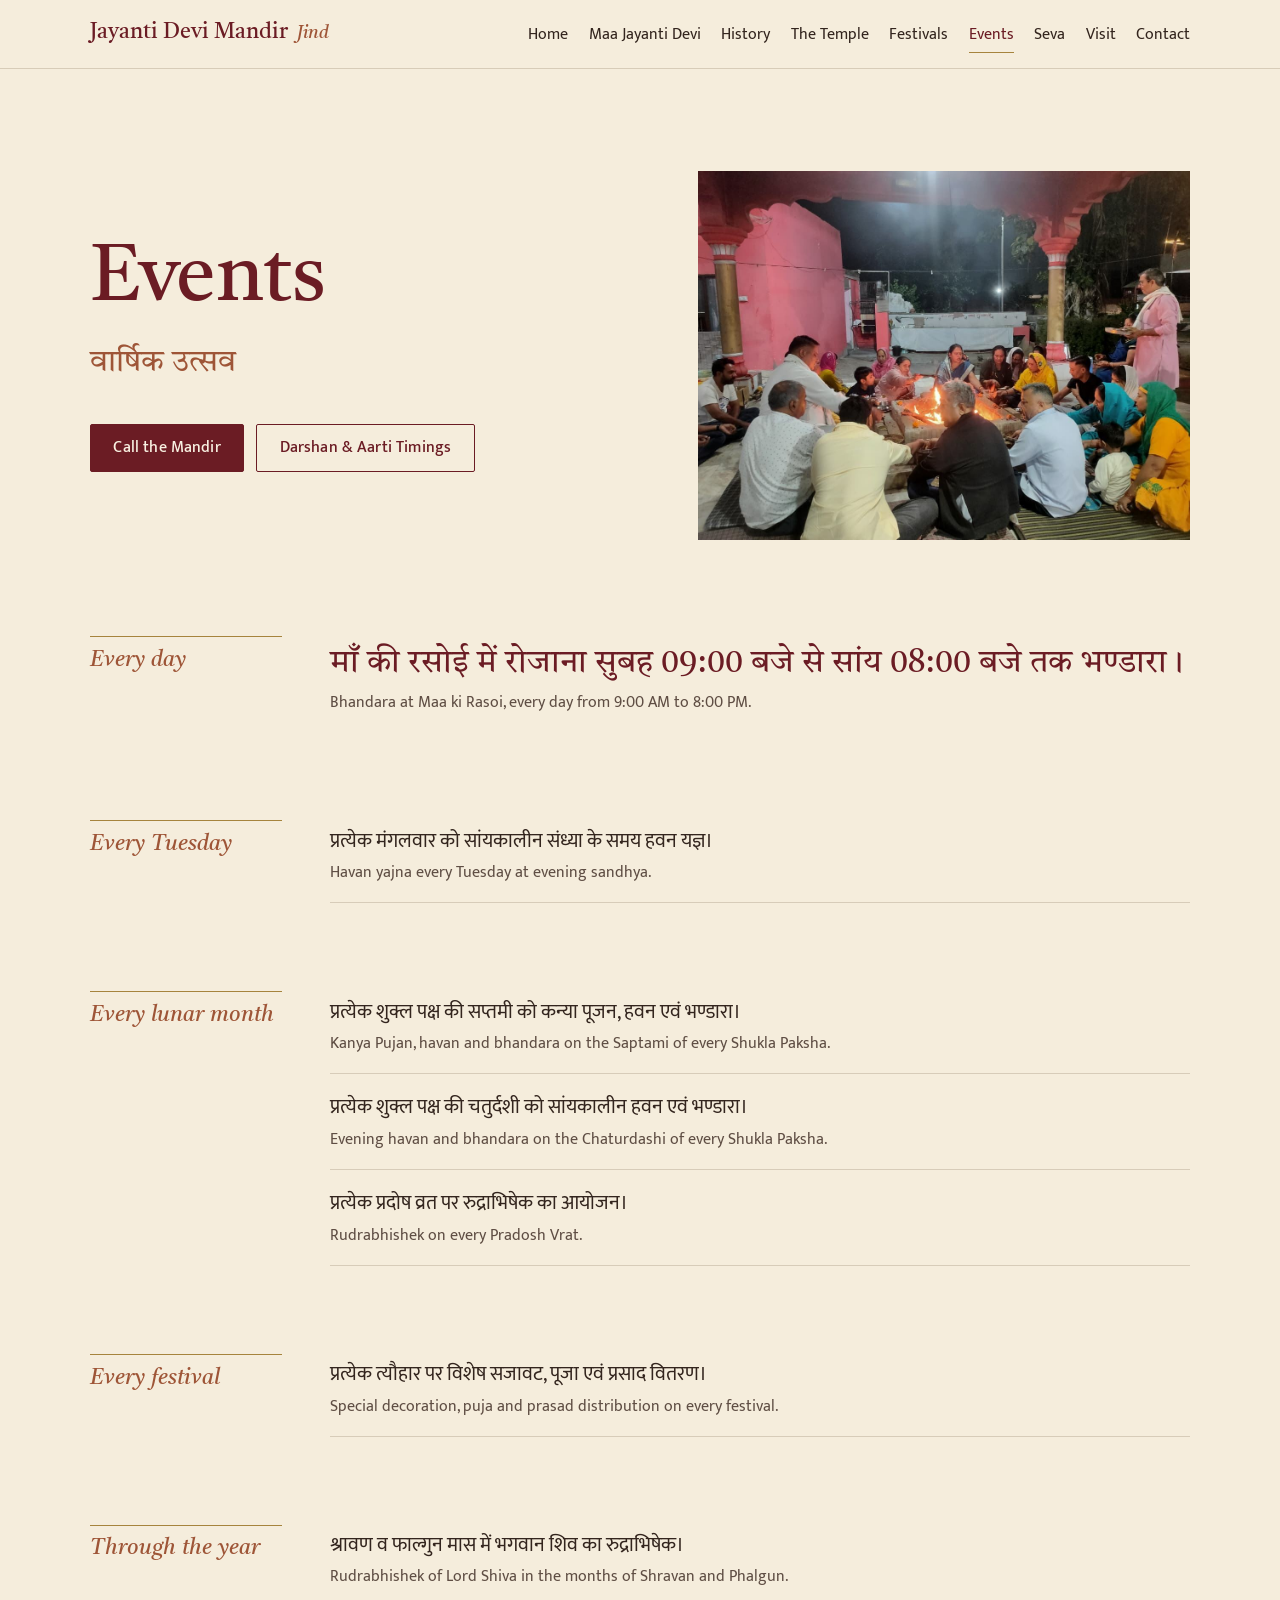
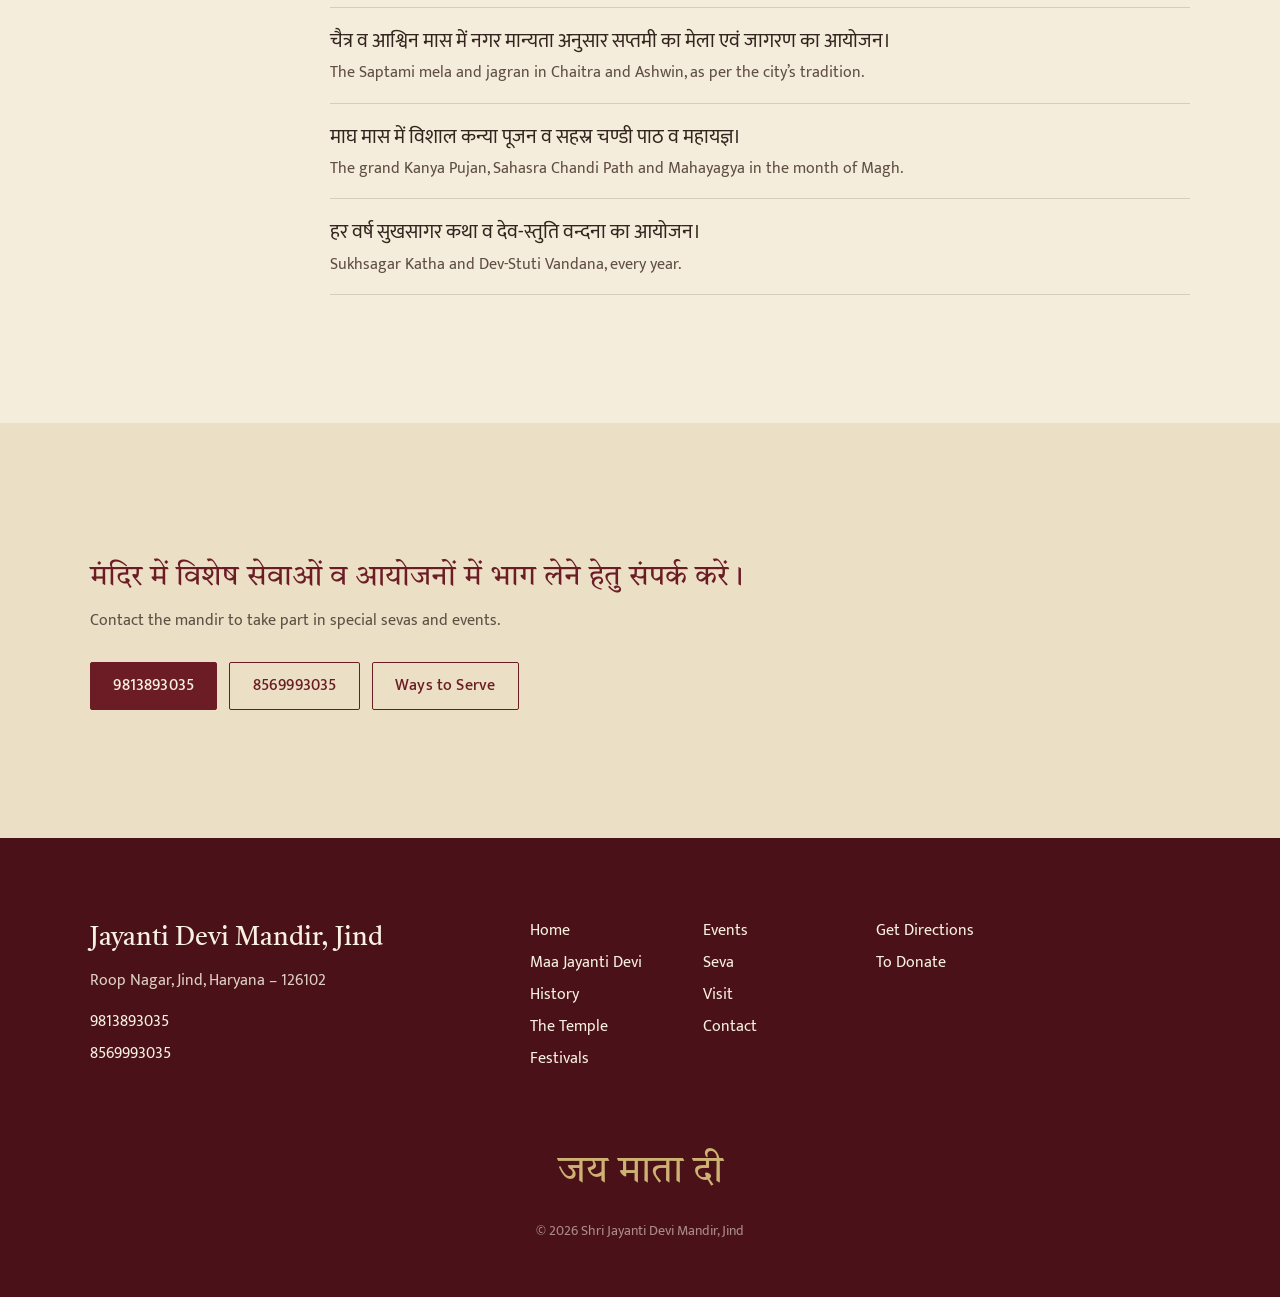
<file: events.html>
<!doctype html>
<html lang="en" class="no-js">
<head>
<meta charset="utf-8">
<meta name="viewport" content="width=device-width, initial-scale=1, viewport-fit=cover">
<title>Events — Jayanti Devi Mandir, Jind</title>
<meta name="description" content="Regular events at Shri Jayanti Devi Mandir, Jind: daily bhandara at Maa ki Rasoi, Tuesday havan, Kanya Pujan on Shukla Saptami, Rudrabhishek and more.">
<meta name="theme-color" content="#4A1218">
<meta property="og:title" content="Events — Jayanti Devi Mandir, Jind">
<meta property="og:description" content="Regular events at Shri Jayanti Devi Mandir, Jind: daily bhandara at Maa ki Rasoi, Tuesday havan, Kanya Pujan on Shukla Saptami, Rudrabhishek and more.">
<meta property="og:image" content="hero-devi-wide.jpg">
<link rel="icon" href="favicon.svg" type="image/svg+xml">
<link rel="preload" href="tiro-devanagari-hindi-latin-400-normal.woff2" as="font" type="font/woff2" crossorigin>
<link rel="stylesheet" href="site.css">
<script>document.documentElement.classList.replace('no-js','js')</script>
</head>
<body>
<a class="skip" href="#main">Skip to content</a>
<header class="site-header">
  <div class="wrap bar">
    <a class="brand" href="index.html"><span class="brand-name">Jayanti Devi Mandir</span><span class="brand-place">Jind</span></a>
    <button class="menu-toggle" aria-expanded="false" aria-controls="site-nav"><span class="bars"><span></span></span>Menu</button>
    <nav class="nav" id="site-nav" aria-label="Main">
      <ul>
<li><a href="index.html">Home</a></li>
<li><a href="maa-jayanti-devi.html">Maa Jayanti Devi</a></li>
<li><a href="history.html">History</a></li>
<li><a href="temple.html">The Temple</a></li>
<li><a href="festivals.html">Festivals</a></li>
<li><a href="events.html" aria-current="page">Events</a></li>
<li><a href="seva.html">Seva</a></li>
<li><a href="visit.html">Visit</a></li>
<li><a href="contact.html">Contact</a></li>
      </ul>
    </nav>
  </div>
</header>

<main id="main">

<section class="page-head">
  <div class="wrap split text-left">
    <div>
      <h1>Events</h1>
      <p class="sub hi-sub" lang="hi">वार्षिक उत्सव</p>
      <div class="actions">
        <a class="btn" href="tel:+919813893035">Call the Mandir</a>
        <a class="btn btn-quiet" href="temple.html#darshan">Darshan &amp; Aarti Timings</a>
      </div>
    </div>
    <figure class="ph reveal" style="aspect-ratio:4/3"><img src="havan-evening.jpg" width="1156" height="867" alt="An evening havan in the temple courtyard" fetchpriority="high" decoding="async"></figure>
  </div>
</section>

<section class="section" style="padding-top:clamp(1rem,3vw,2rem)">
  <div class="wrap chapters">
    <article class="chapter">
      <p class="era">Every day</p>
      <ul class="events-list feature">
          <li><span class="hi" lang="hi">माँ की रसोई में रोजाना सुबह 09:00 बजे से सांय 08:00 बजे तक भण्डारा।</span><span class="en">Bhandara at Maa ki Rasoi, every day from 9:00 AM to 8:00 PM.</span></li>
      </ul>
    </article>
    <article class="chapter">
      <p class="era">Every Tuesday</p>
      <ul class="events-list">
          <li><span class="hi" lang="hi">प्रत्येक मंगलवार को सांयकालीन संध्या के समय हवन यज्ञ।</span><span class="en">Havan yajna every Tuesday at evening sandhya.</span></li>
      </ul>
    </article>
    <article class="chapter">
      <p class="era">Every lunar month</p>
      <ul class="events-list">
          <li><span class="hi" lang="hi">प्रत्येक शुक्ल पक्ष की सप्तमी को कन्या पूजन, हवन एवं भण्डारा।</span><span class="en">Kanya Pujan, havan and bhandara on the Saptami of every Shukla Paksha.</span></li>
          <li><span class="hi" lang="hi">प्रत्येक शुक्ल पक्ष की चतुर्दशी को सांयकालीन हवन एवं भण्डारा।</span><span class="en">Evening havan and bhandara on the Chaturdashi of every Shukla Paksha.</span></li>
          <li><span class="hi" lang="hi">प्रत्येक प्रदोष व्रत पर रुद्राभिषेक का आयोजन।</span><span class="en">Rudrabhishek on every Pradosh Vrat.</span></li>
      </ul>
    </article>
    <article class="chapter">
      <p class="era">Every festival</p>
      <ul class="events-list">
          <li><span class="hi" lang="hi">प्रत्येक त्यौहार पर विशेष सजावट, पूजा एवं प्रसाद वितरण।</span><span class="en">Special decoration, puja and prasad distribution on every festival.</span></li>
      </ul>
    </article>
    <article class="chapter">
      <p class="era">Through the year</p>
      <ul class="events-list">
          <li><span class="hi" lang="hi">श्रावण व फाल्गुन मास में भगवान शिव का रुद्राभिषेक।</span><span class="en">Rudrabhishek of Lord Shiva in the months of Shravan and Phalgun.</span></li>
          <li><span class="hi" lang="hi">चैत्र व आश्विन मास में नगर मान्यता अनुसार सप्तमी का मेला एवं जागरण का आयोजन।</span><span class="en">The Saptami mela and jagran in Chaitra and Ashwin, as per the city’s tradition.</span></li>
          <li><span class="hi" lang="hi">माघ मास में विशाल कन्या पूजन व सहस्र चण्डी पाठ व महायज्ञ।</span><span class="en">The grand Kanya Pujan, Sahasra Chandi Path and Mahayagya in the month of Magh.</span></li>
          <li><span class="hi" lang="hi">हर वर्ष सुखसागर कथा व देव-स्तुति वन्दना का आयोजन।</span><span class="en">Sukhsagar Katha and Dev-Stuti Vandana, every year.</span></li>
      </ul>
    </article>
  </div>
</section>

<section class="section band">
  <div class="wrap">
    <p class="hi-line" lang="hi" style="font-size:clamp(1.35rem,2.6vw,1.8rem);max-width:none">मंदिर में विशेष सेवाओं व आयोजनों में भाग लेने हेतु संपर्क करें।</p>
    <p class="en-line">Contact the mandir to take part in special sevas and events.</p>
    <div class="actions">
      <a class="btn" href="tel:+919813893035">9813893035</a>
      <a class="btn btn-quiet" href="tel:+918569993035">8569993035</a>
      <a class="btn btn-quiet" href="seva.html">Ways to Serve</a>
    </div>
  </div>
</section>

</main>

<footer class="site-footer">
  <div class="wrap">
    <div class="foot-grid">
      <div>
        <p class="foot-name">Jayanti Devi Mandir, Jind</p>
        <address>Roop Nagar, Jind, Haryana – 126102</address>
        <ul style="margin-top:.9rem">
          <li><a href="tel:+919813893035">9813893035</a></li>
          <li><a href="tel:+918569993035">8569993035</a></li>
        </ul>
      </div>
      <nav aria-label="Footer">
        <ul class="foot-nav">
<li><a href="index.html">Home</a></li>
<li><a href="maa-jayanti-devi.html">Maa Jayanti Devi</a></li>
<li><a href="history.html">History</a></li>
<li><a href="temple.html">The Temple</a></li>
<li><a href="festivals.html">Festivals</a></li>
<li><a href="events.html">Events</a></li>
<li><a href="seva.html">Seva</a></li>
<li><a href="visit.html">Visit</a></li>
<li><a href="contact.html">Contact</a></li>
        </ul>
      </nav>
      <div>
        <ul>
          <li><a href="https://www.google.com/maps/dir/?api=1&amp;destination=Jayanti+Devi+Mandir%2C+Roop+Nagar%2C+Jind%2C+Haryana" target="_blank" rel="noopener">Get Directions</a></li>
          <li><a href="seva.html#donate">To Donate</a></li>
          <!-- Social links: replace # with the temple's real profile URLs, then remove these comment markers.
          <li><a href="#" rel="noopener">YouTube</a></li>
          <li><a href="#" rel="noopener">Facebook</a></li>
          <li><a href="#" rel="noopener">Instagram</a></li>
          -->
        </ul>
      </div>
    </div>
    <p class="jmd" lang="hi">जय माता दी</p>
    <p class="foot-base">© <span data-year>2026</span> Shri Jayanti Devi Mandir, Jind</p>
  </div>
</footer>

<nav class="quickbar" aria-label="Quick actions">
  <a href="temple.html#darshan"><svg viewBox="0 0 24 24" fill="none" stroke-width="1.5" aria-hidden="true"><circle cx="12" cy="12" r="9"/><path d="M12 7v5l3 2"/></svg>Timings</a>
  <a href="tel:+919813893035"><svg viewBox="0 0 24 24" fill="none" stroke-width="1.5" aria-hidden="true"><path d="M5 4h4l2 5-2.5 1.5a11 11 0 0 0 5 5L15 13l5 2v4a2 2 0 0 1-2 2A16 16 0 0 1 3 6a2 2 0 0 1 2-2"/></svg>Call</a>
  <a href="https://www.google.com/maps/dir/?api=1&amp;destination=Jayanti+Devi+Mandir%2C+Roop+Nagar%2C+Jind%2C+Haryana" target="_blank" rel="noopener"><svg viewBox="0 0 24 24" fill="none" stroke-width="1.5" aria-hidden="true"><path d="M12 21s-7-6.2-7-11.5a7 7 0 0 1 14 0C19 14.8 12 21 12 21z"/><circle cx="12" cy="9.5" r="2.5"/></svg>Directions</a>
</nav>
<script src="site.js" defer></script>
</body>
</html>
</file>
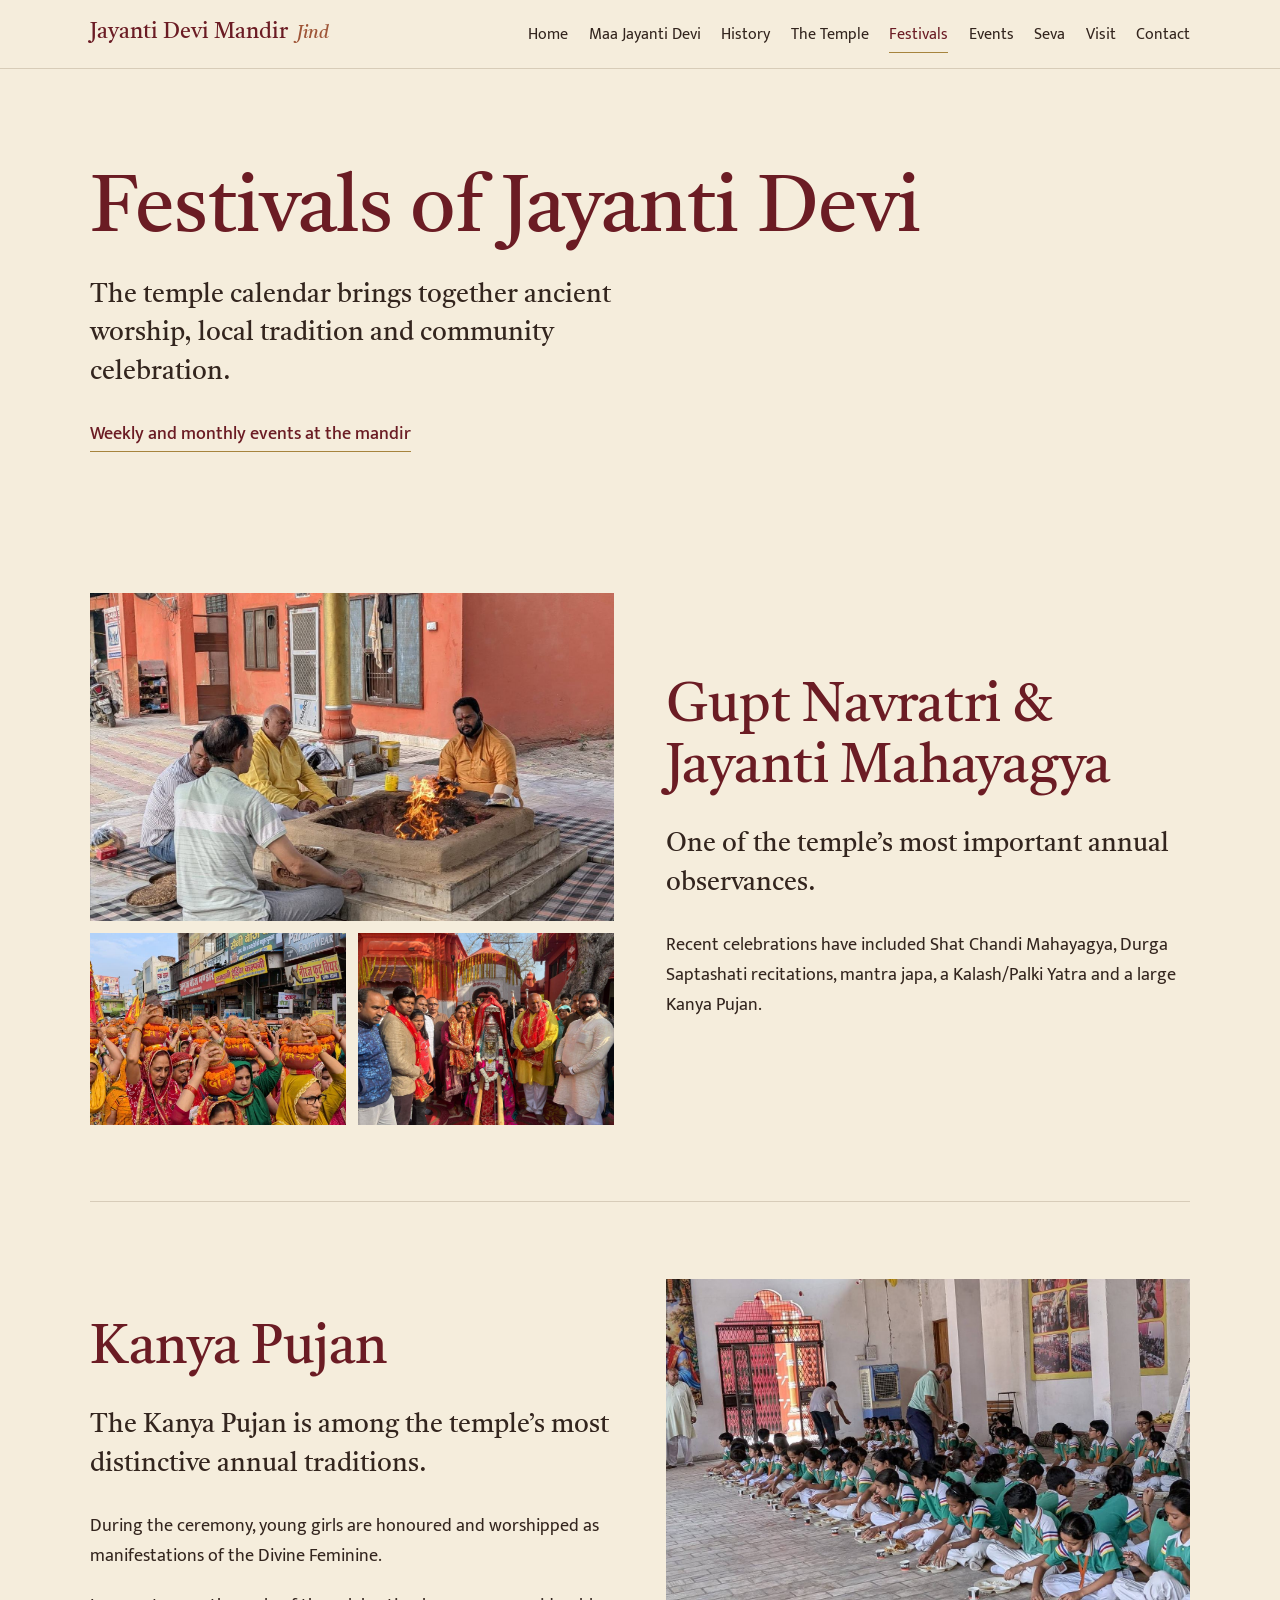
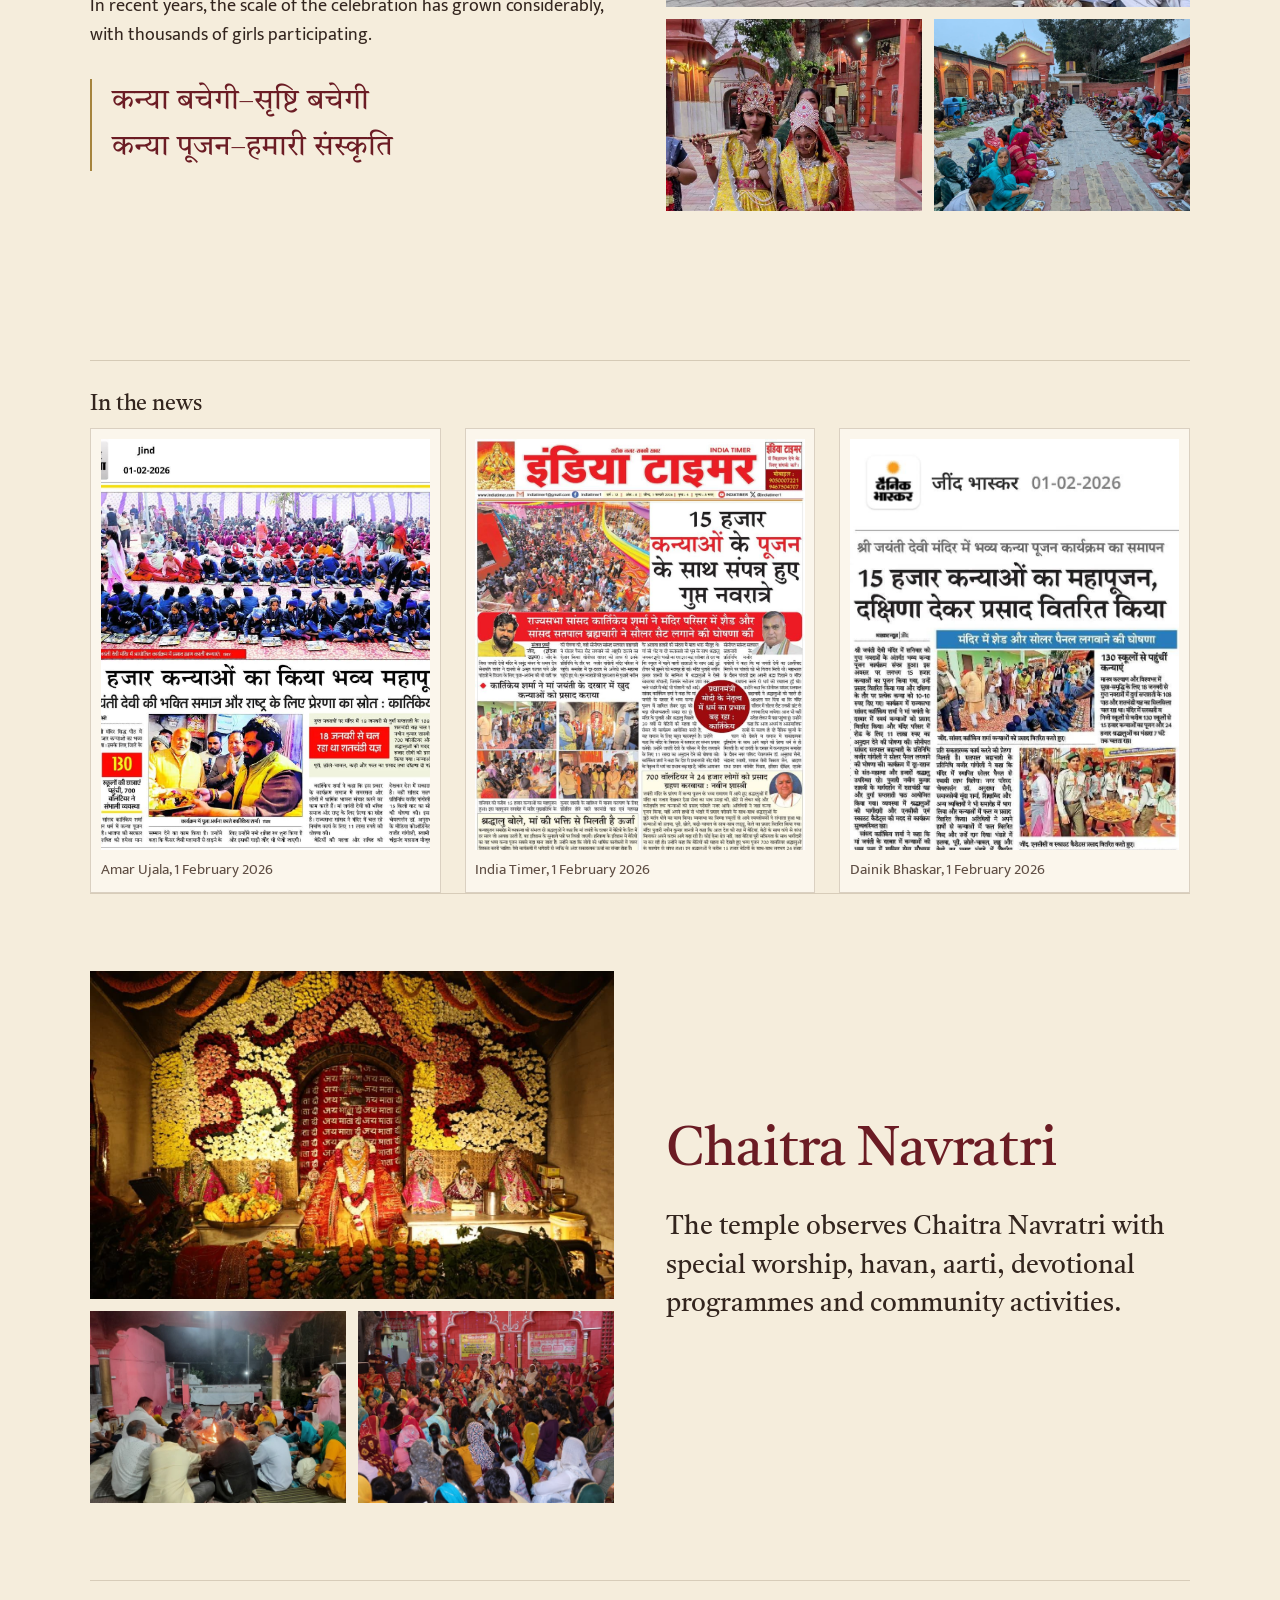
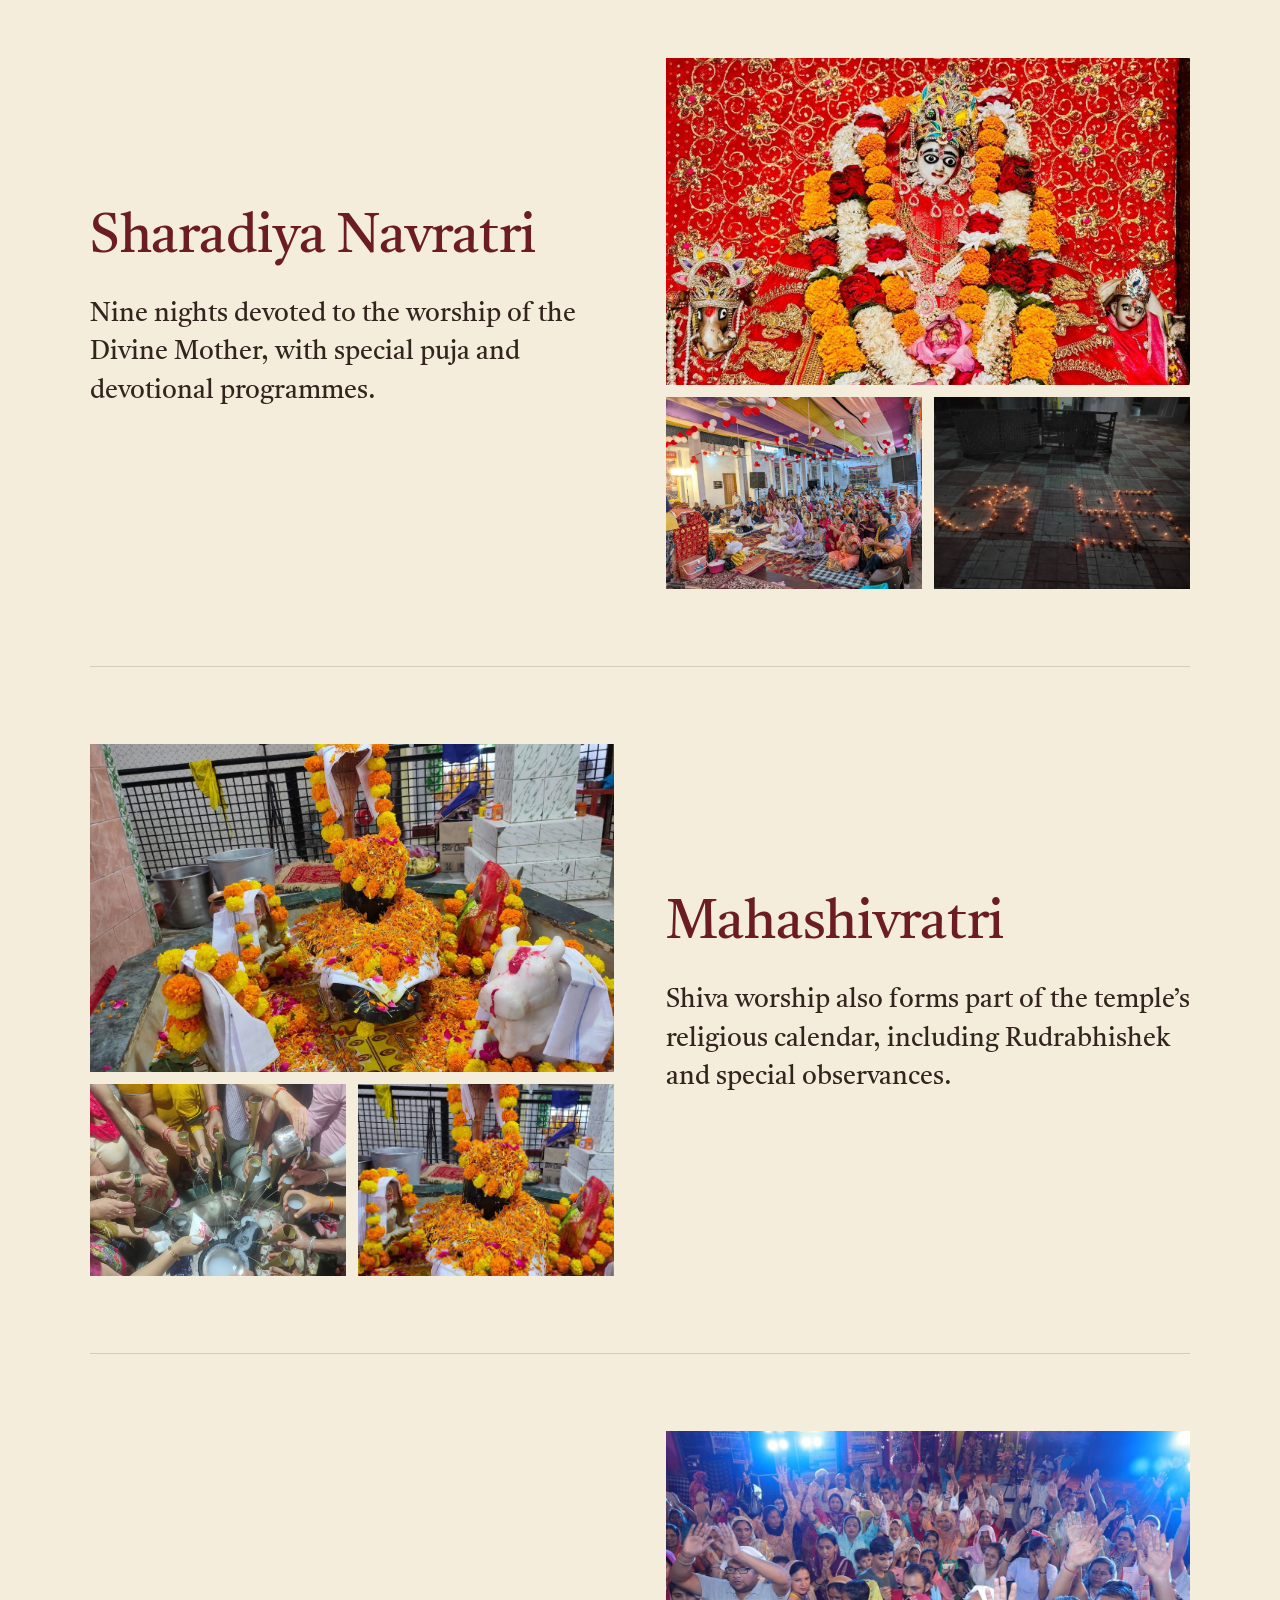
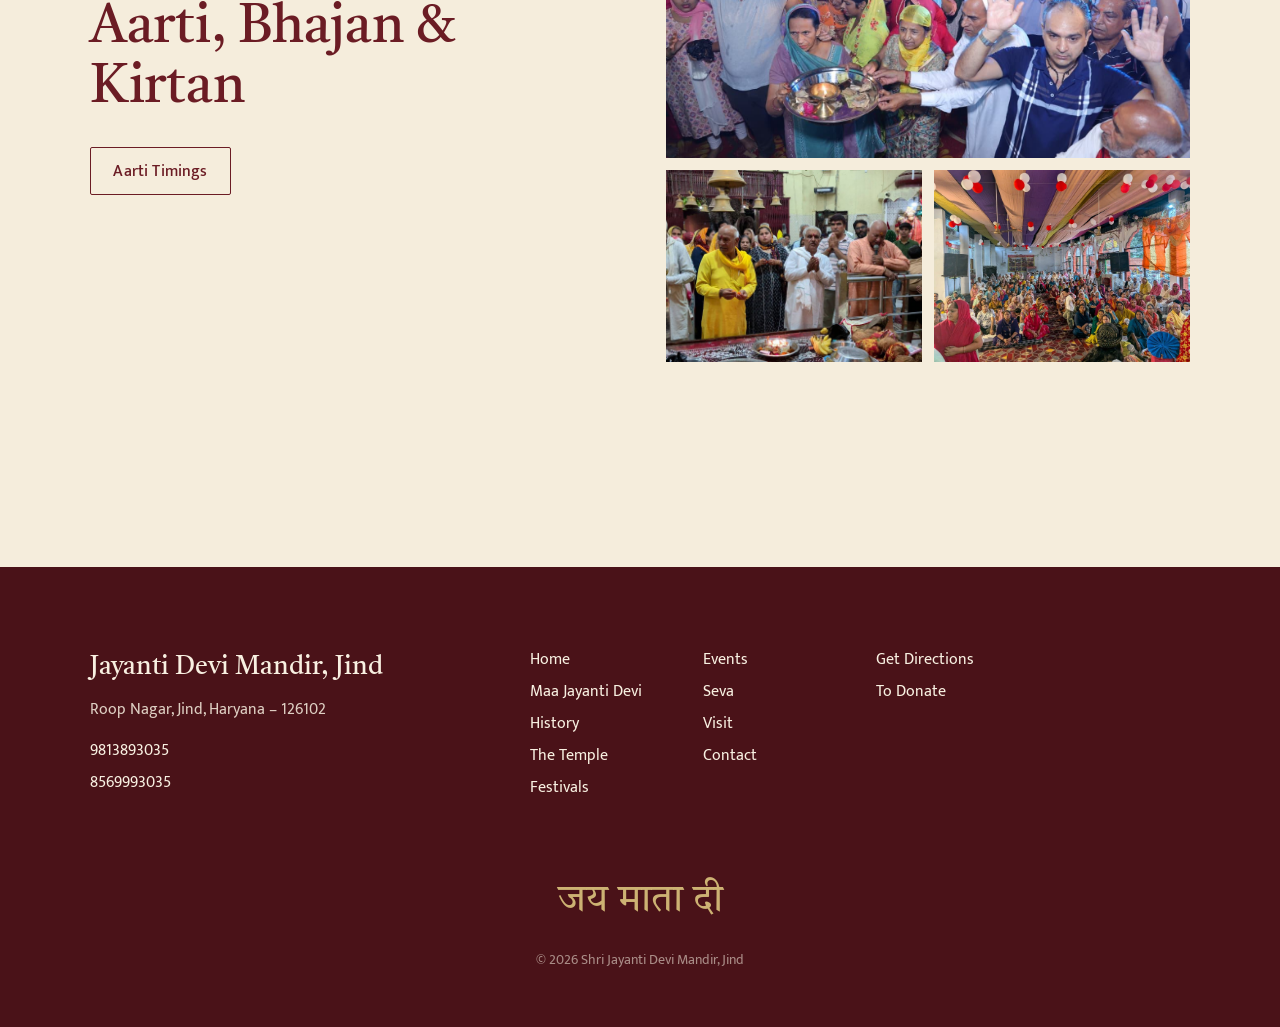
<file: festivals.html>
<!doctype html>
<html lang="en" class="no-js">
<head>
<meta charset="utf-8">
<meta name="viewport" content="width=device-width, initial-scale=1, viewport-fit=cover">
<title>Festivals of Jayanti Devi — Jayanti Devi Mandir, Jind</title>
<meta name="description" content="Gupt Navratri, Jayanti Mahayagya, Kanya Pujan, Chaitra and Sharadiya Navratri and Mahashivratri at Jayanti Devi Mandir.">
<meta name="theme-color" content="#4A1218">
<meta property="og:title" content="Festivals of Jayanti Devi — Jayanti Devi Mandir, Jind">
<meta property="og:description" content="Gupt Navratri, Jayanti Mahayagya, Kanya Pujan, Chaitra and Sharadiya Navratri and Mahashivratri at Jayanti Devi Mandir.">
<meta property="og:image" content="hero-devi-wide.jpg">
<link rel="icon" href="favicon.svg" type="image/svg+xml">
<link rel="preload" href="tiro-devanagari-hindi-latin-400-normal.woff2" as="font" type="font/woff2" crossorigin>
<link rel="stylesheet" href="site.css">
<script>document.documentElement.classList.replace('no-js','js')</script>
</head>
<body>
<a class="skip" href="#main">Skip to content</a>
<header class="site-header">
  <div class="wrap bar">
    <a class="brand" href="index.html"><span class="brand-name">Jayanti Devi Mandir</span><span class="brand-place">Jind</span></a>
    <button class="menu-toggle" aria-expanded="false" aria-controls="site-nav"><span class="bars"><span></span></span>Menu</button>
    <nav class="nav" id="site-nav" aria-label="Main">
      <ul>
<li><a href="index.html">Home</a></li>
<li><a href="maa-jayanti-devi.html">Maa Jayanti Devi</a></li>
<li><a href="history.html">History</a></li>
<li><a href="temple.html">The Temple</a></li>
<li><a href="festivals.html" aria-current="page">Festivals</a></li>
<li><a href="events.html">Events</a></li>
<li><a href="seva.html">Seva</a></li>
<li><a href="visit.html">Visit</a></li>
<li><a href="contact.html">Contact</a></li>
      </ul>
    </nav>
  </div>
</header>

<main id="main">

<section class="page-head">
  <div class="wrap">
    <h1>Festivals of Jayanti Devi</h1>
    <p class="lede" style="max-width:34rem">The temple calendar brings together ancient worship, local tradition and community celebration.</p>
    <div class="actions"><a class="textlink" href="events.html">Weekly and monthly events at the mandir</a></div>
  </div>
</section>

<section class="section" style="padding-top:0">
  <div class="wrap">
    <article class="fest-section" id="gupt-navratri">
      <div class="fest-media reveal"><figure class="ph reveal "><img src="havan.jpg" width="1400" height="1050" alt="Priests and devotees at the havan kund" loading="lazy" decoding="async"></figure>
<figure class="ph reveal "><img src="kalash-women.jpg" width="1280" height="720" alt="Women carrying kalash in the yatra" loading="lazy" decoding="async" style="object-position:50% 40%"></figure>
<figure class="ph reveal "><img src="palki.jpg" width="1400" height="1050" alt="The palki of Maa Jayanti Devi with devotees" loading="lazy" decoding="async"></figure></div>
      <div>
        <h2>Gupt Navratri &amp; Jayanti Mahayagya</h2>
        <p class="lede">One of the temple’s most important annual observances.</p>
<p>Recent celebrations have included Shat Chandi Mahayagya, Durga Saptashati recitations, mantra japa, a Kalash/Palki Yatra and a large Kanya Pujan.</p>
        
      </div>
    </article>
    <article class="fest-section" id="kanya-pujan">
      <div class="fest-media reveal"><figure class="ph reveal "><img src="kanya-hall.jpg" width="1400" height="1050" alt="Girls seated in long rows inside the mandir hall" loading="lazy" decoding="async"></figure>
<figure class="ph reveal "><img src="kanya-portrait.jpg" width="788" height="1400" alt="Two young girls in festive costume" loading="lazy" decoding="async" style="object-position:50% 30%"></figure>
<figure class="ph reveal "><img src="courtyard-rows.jpg" width="1400" height="1050" alt="Girls and devotees seated in rows in the courtyard" loading="lazy" decoding="async"></figure></div>
      <div>
        <h2>Kanya Pujan</h2>
        <p class="lede">The Kanya Pujan is among the temple’s most distinctive annual traditions.</p>
<p>During the ceremony, young girls are honoured and worshipped as manifestations of the Divine Feminine.</p>
<p>In recent years, the scale of the celebration has grown considerably, with thousands of girls participating.</p>
        <p class="slogan" lang="hi">कन्या बचेगी–सृष्टि बचेगी<br>कन्या पूजन–हमारी संस्कृति</p>
      </div>
    </article>
    <div class="news">
      <h3>In the news</h3>
      <div class="news-row">
        <a href="news-2.jpg" target="_blank" rel="noopener"><figure class="ph reveal"><img src="news-2.jpg" width="1180" height="1215" alt="Amar Ujala news clipping on the Kanya Pujan" loading="lazy" decoding="async"></figure><span>Amar Ujala, 1 February 2026</span></a>
        <a href="news-1.jpg" target="_blank" rel="noopener"><figure class="ph reveal"><img src="news-1.jpg" width="892" height="1400" alt="India Timer news clipping on the Kanya Pujan" loading="lazy" decoding="async"></figure><span>India Timer, 1 February 2026</span></a>
        <a href="news-3.jpg" target="_blank" rel="noopener"><figure class="ph reveal"><img src="news-3.jpg" width="753" height="994" alt="Dainik Bhaskar news clipping on the Kanya Pujan" loading="lazy" decoding="async"></figure><span>Dainik Bhaskar, 1 February 2026</span></a>
      </div>
    </div>
    <article class="fest-section" id="chaitra-navratri">
      <div class="fest-media reveal"><figure class="ph reveal "><img src="flower-shringar.jpg" width="1280" height="853" alt="The sanctum decorated with flowers" loading="lazy" decoding="async"></figure>
<figure class="ph reveal "><img src="havan-evening.jpg" width="1156" height="867" alt="An evening havan in the courtyard" loading="lazy" decoding="async"></figure>
<figure class="ph reveal "><img src="navratri-crowd.jpg" width="1280" height="853" alt="Devotees gathered in the hall" loading="lazy" decoding="async"></figure></div>
      <div>
        <h2>Chaitra Navratri</h2>
        <p class="lede">The temple observes Chaitra Navratri with special worship, havan, aarti, devotional programmes and community activities.</p>
        
      </div>
    </article>
    <article class="fest-section" id="sharadiya-navratri">
      <div class="fest-media reveal"><figure class="ph reveal "><img src="devi-close.jpg" width="1400" height="1050" alt="Maa Jayanti Devi adorned with garlands" loading="lazy" decoding="async"></figure>
<figure class="ph reveal "><img src="hall-devotees.jpg" width="1400" height="1050" alt="Women devotees in the decorated hall" loading="lazy" decoding="async"></figure>
<figure class="ph reveal "><img src="diyas.jpg" width="1152" height="864" alt="Lamps lit on the temple floor" loading="lazy" decoding="async"></figure></div>
      <div>
        <h2>Sharadiya Navratri</h2>
        <p class="lede">Nine nights devoted to the worship of the Divine Mother, with special puja and devotional programmes.</p>
        
      </div>
    </article>
    <article class="fest-section" id="mahashivratri">
      <div class="fest-media reveal"><figure class="ph reveal "><img src="shivling-wide.jpg" width="1400" height="1050" alt="Shivling adorned with marigolds" loading="lazy" decoding="async"></figure>
<figure class="ph reveal "><img src="shiva-abhishek.jpg" width="867" height="1156" alt="Devotees pouring milk in abhishek" loading="lazy" decoding="async"></figure>
<figure class="ph reveal "><img src="shivling.jpg" width="1050" height="1400" alt="Shivling covered in flowers" loading="lazy" decoding="async"></figure></div>
      <div>
        <h2>Mahashivratri</h2>
        <p class="lede">Shiva worship also forms part of the temple’s religious calendar, including Rudrabhishek and special observances.</p>
        
      </div>
    </article>
    <article class="fest-section" id="aarti">
      <div class="fest-media reveal">
        <figure class="ph reveal "><img src="aarti-crowd.jpg" width="1280" height="853" alt="Devotees with raised hands during aarti" loading="lazy" decoding="async"></figure>
        <figure class="ph reveal "><img src="aarti-sanctum.jpg" width="1400" height="788" alt="Devotees offering aarti at the sanctum doors" loading="lazy" decoding="async"></figure>
        <figure class="ph reveal "><img src="paath-hall.jpg" width="1400" height="1050" alt="Devotees seated in the hall" loading="lazy" decoding="async"></figure>
      </div>
      <div>
        <h2>Aarti, Bhajan &amp; Kirtan</h2>
        <div class="actions"><a class="btn btn-quiet" href="temple.html#darshan">Aarti Timings</a></div>
      </div>
    </article>
  </div>
</section>

</main>

<footer class="site-footer">
  <div class="wrap">
    <div class="foot-grid">
      <div>
        <p class="foot-name">Jayanti Devi Mandir, Jind</p>
        <address>Roop Nagar, Jind, Haryana – 126102</address>
        <ul style="margin-top:.9rem">
          <li><a href="tel:+919813893035">9813893035</a></li>
          <li><a href="tel:+918569993035">8569993035</a></li>
        </ul>
      </div>
      <nav aria-label="Footer">
        <ul class="foot-nav">
<li><a href="index.html">Home</a></li>
<li><a href="maa-jayanti-devi.html">Maa Jayanti Devi</a></li>
<li><a href="history.html">History</a></li>
<li><a href="temple.html">The Temple</a></li>
<li><a href="festivals.html">Festivals</a></li>
<li><a href="events.html">Events</a></li>
<li><a href="seva.html">Seva</a></li>
<li><a href="visit.html">Visit</a></li>
<li><a href="contact.html">Contact</a></li>
        </ul>
      </nav>
      <div>
        <ul>
          <li><a href="https://www.google.com/maps/dir/?api=1&amp;destination=Jayanti+Devi+Mandir%2C+Roop+Nagar%2C+Jind%2C+Haryana" target="_blank" rel="noopener">Get Directions</a></li>
          <li><a href="seva.html#donate">To Donate</a></li>
          <!-- Social links: replace # with the temple's real profile URLs, then remove these comment markers.
          <li><a href="#" rel="noopener">YouTube</a></li>
          <li><a href="#" rel="noopener">Facebook</a></li>
          <li><a href="#" rel="noopener">Instagram</a></li>
          -->
        </ul>
      </div>
    </div>
    <p class="jmd" lang="hi">जय माता दी</p>
    <p class="foot-base">© <span data-year>2026</span> Shri Jayanti Devi Mandir, Jind</p>
  </div>
</footer>

<nav class="quickbar" aria-label="Quick actions">
  <a href="temple.html#darshan"><svg viewBox="0 0 24 24" fill="none" stroke-width="1.5" aria-hidden="true"><circle cx="12" cy="12" r="9"/><path d="M12 7v5l3 2"/></svg>Timings</a>
  <a href="tel:+919813893035"><svg viewBox="0 0 24 24" fill="none" stroke-width="1.5" aria-hidden="true"><path d="M5 4h4l2 5-2.5 1.5a11 11 0 0 0 5 5L15 13l5 2v4a2 2 0 0 1-2 2A16 16 0 0 1 3 6a2 2 0 0 1 2-2"/></svg>Call</a>
  <a href="https://www.google.com/maps/dir/?api=1&amp;destination=Jayanti+Devi+Mandir%2C+Roop+Nagar%2C+Jind%2C+Haryana" target="_blank" rel="noopener"><svg viewBox="0 0 24 24" fill="none" stroke-width="1.5" aria-hidden="true"><path d="M12 21s-7-6.2-7-11.5a7 7 0 0 1 14 0C19 14.8 12 21 12 21z"/><circle cx="12" cy="9.5" r="2.5"/></svg>Directions</a>
</nav>
<script src="site.js" defer></script>
</body>
</html>
</file>
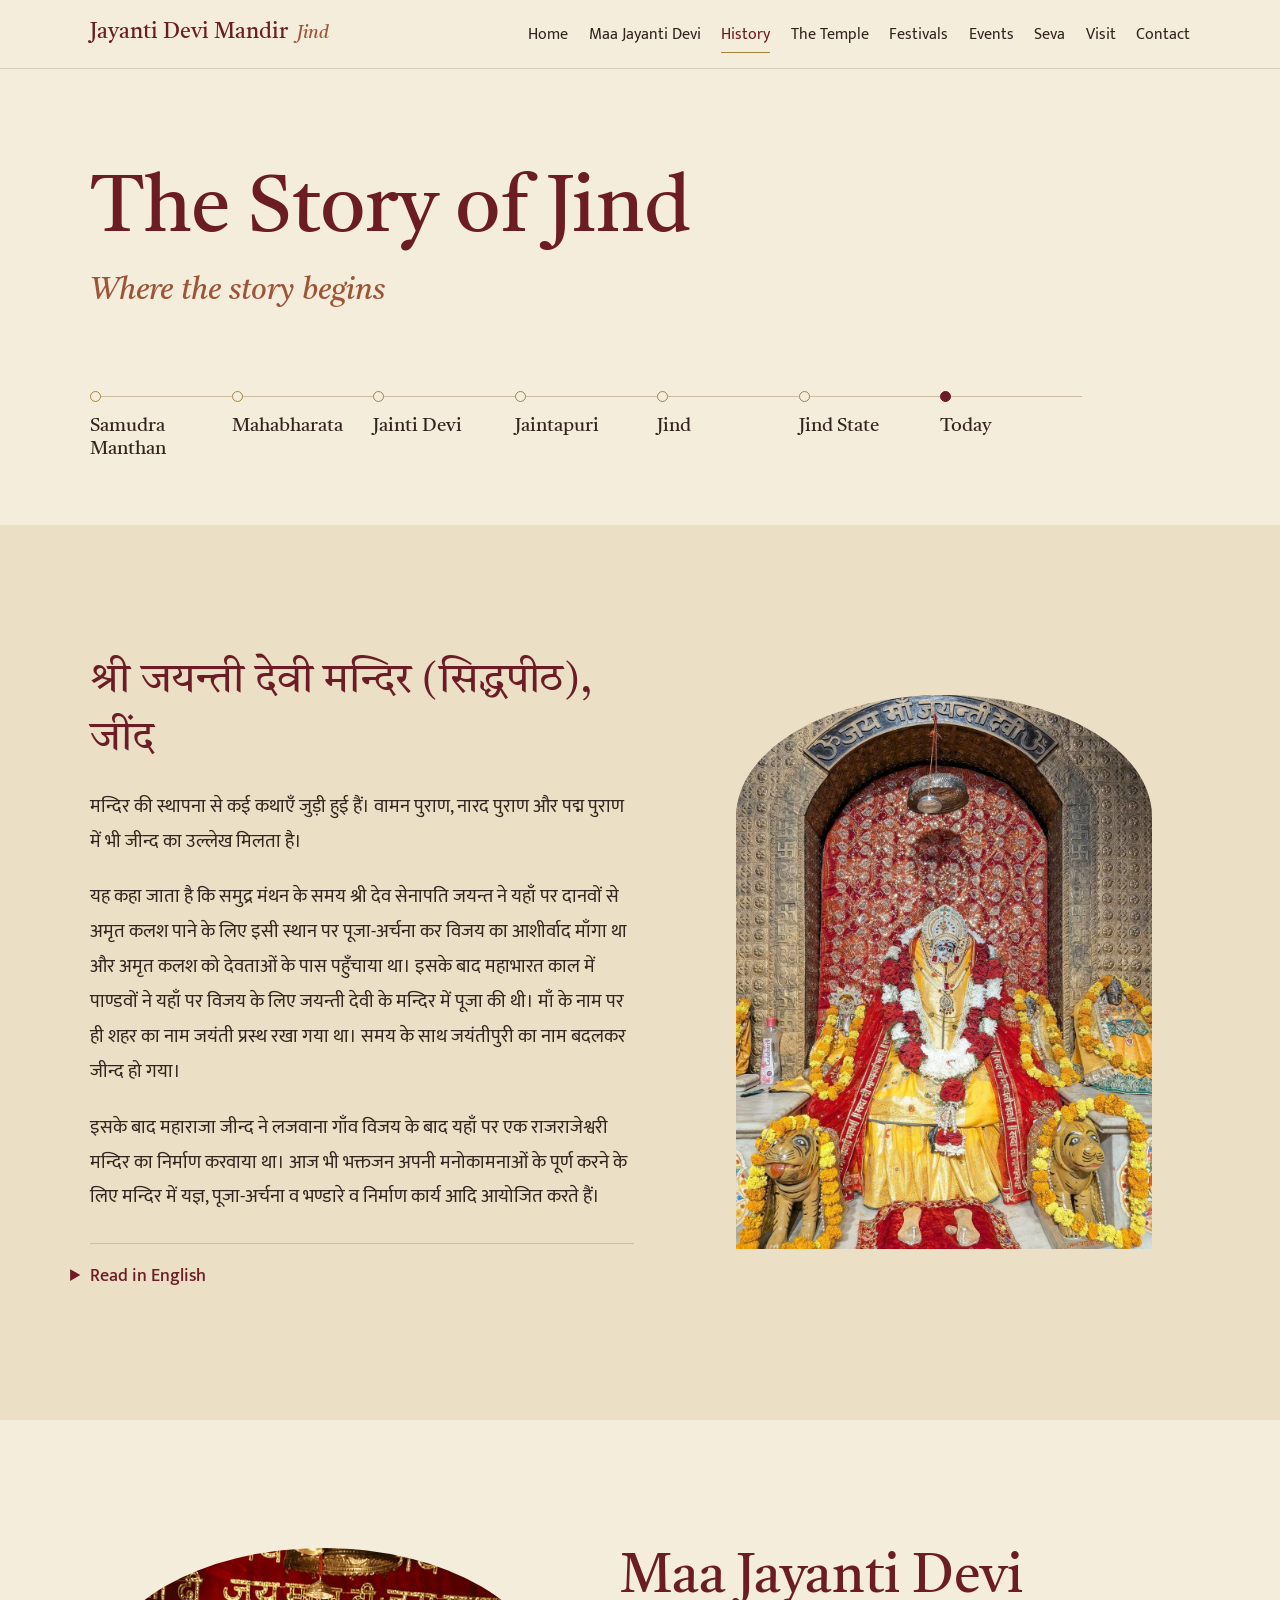
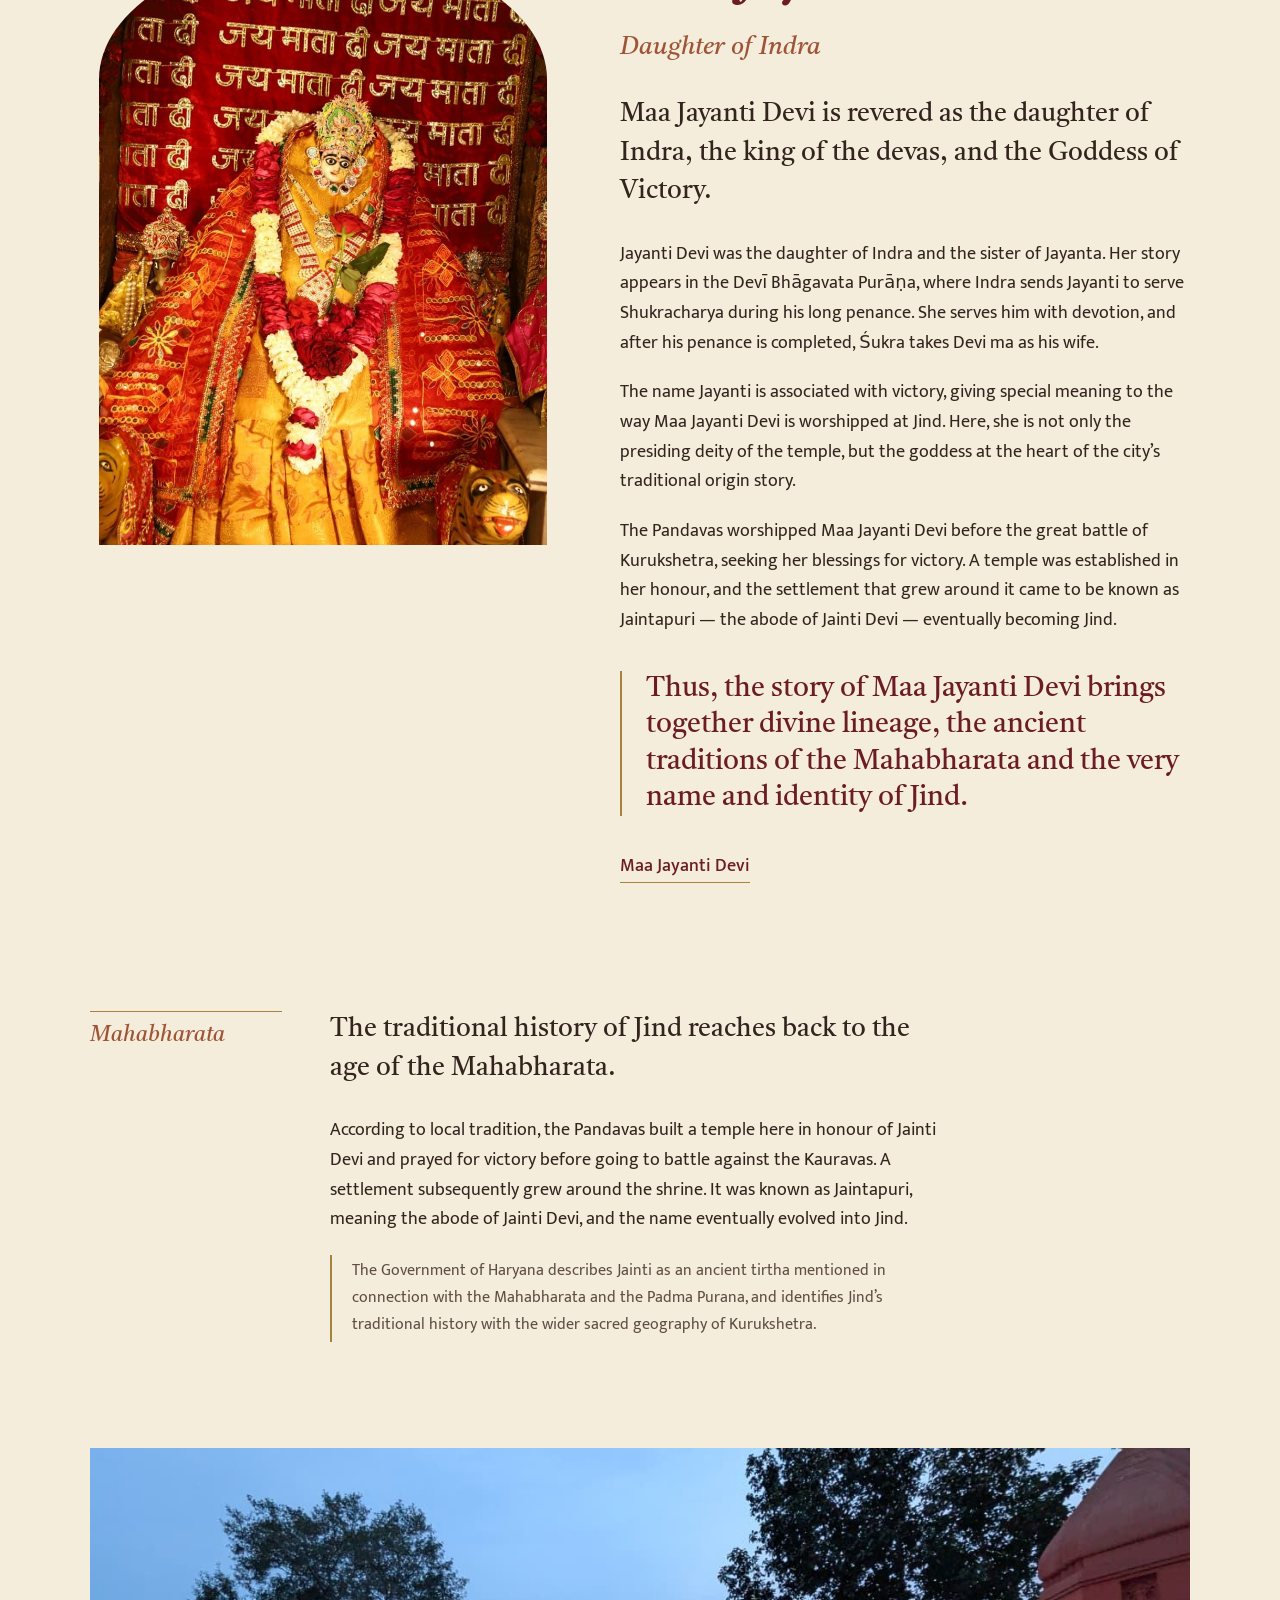
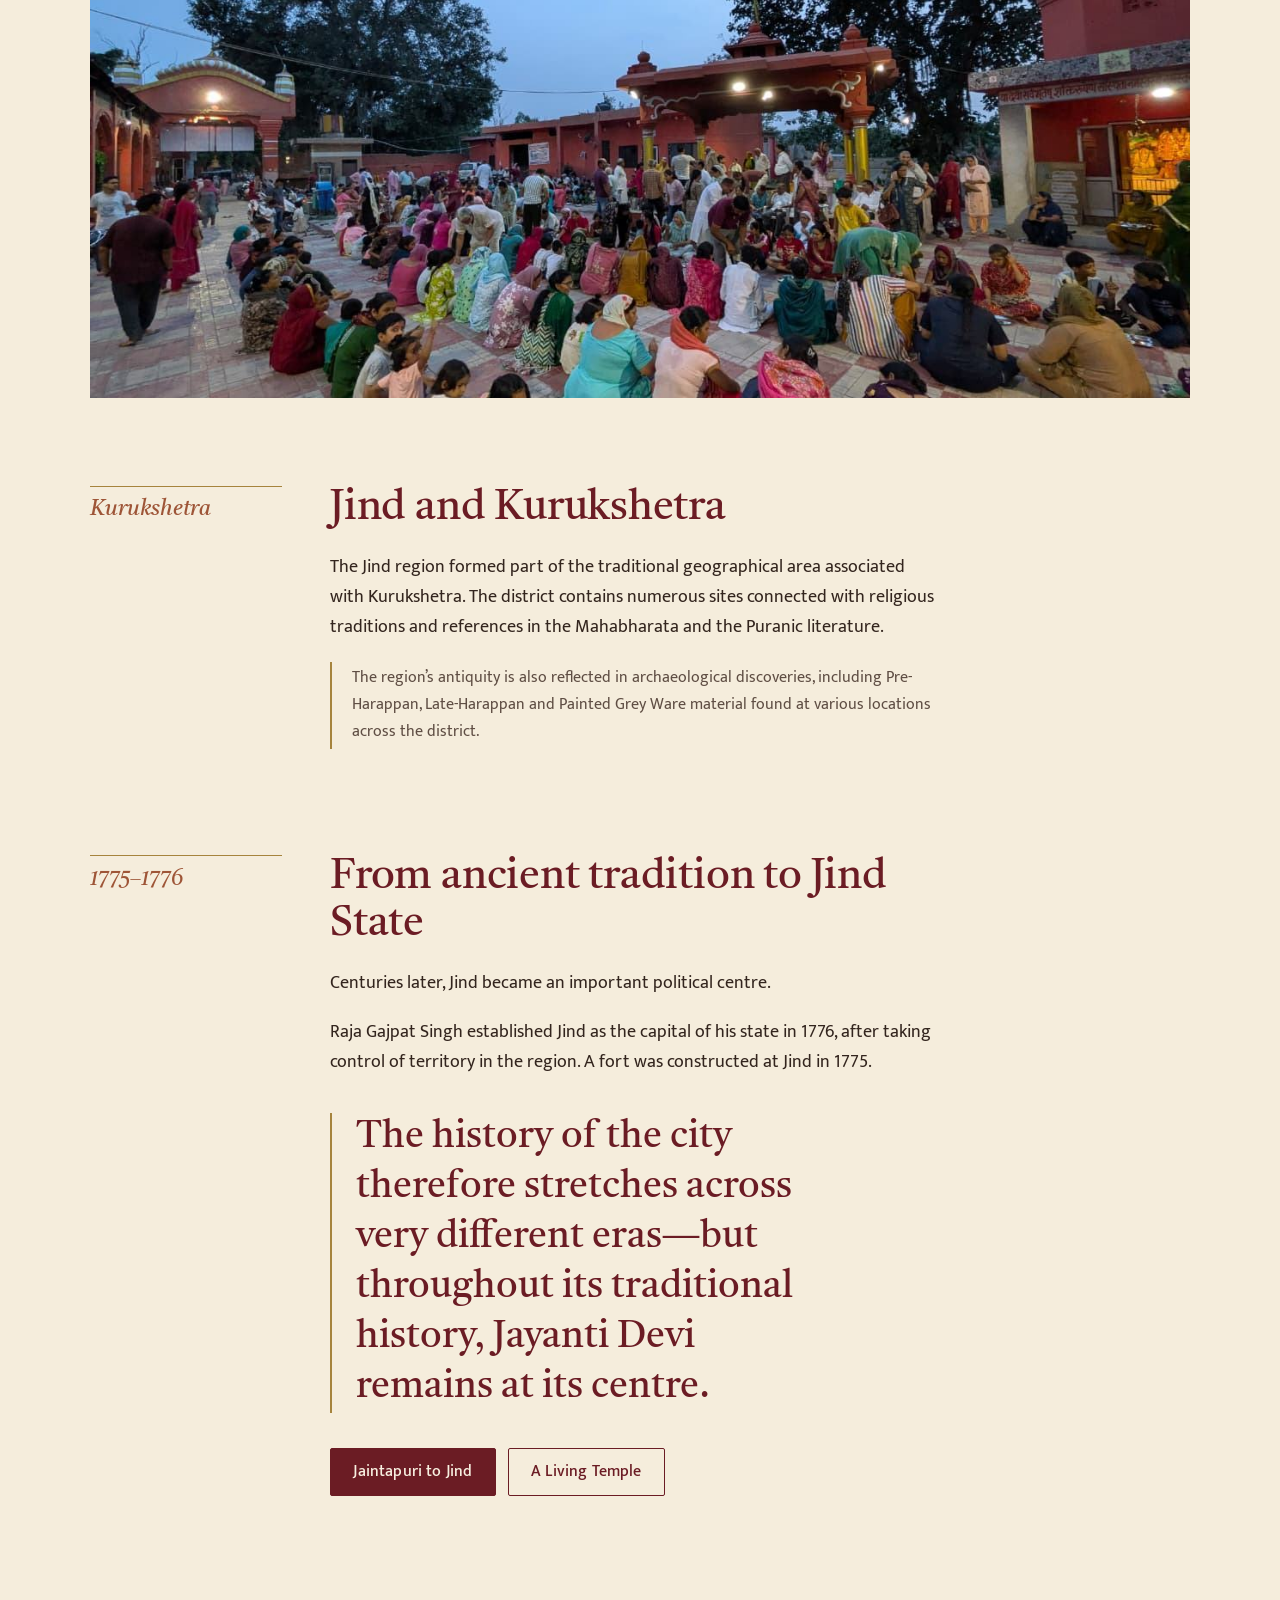
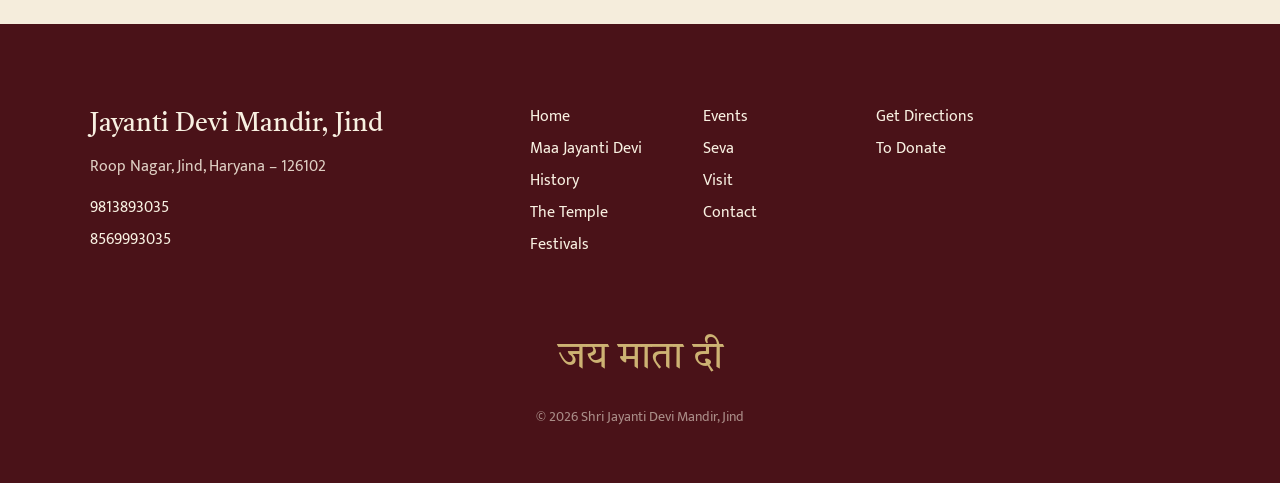
<file: history.html>
<!doctype html>
<html lang="en" class="no-js">
<head>
<meta charset="utf-8">
<meta name="viewport" content="width=device-width, initial-scale=1, viewport-fit=cover">
<title>The Story of Jind — Jayanti Devi Mandir</title>
<meta name="description" content="The traditional history of Jind and Shri Jayanti Devi Mandir (Siddhpeeth), from the Samudra Manthan and the Mahabharata to Jind State.">
<meta name="theme-color" content="#4A1218">
<meta property="og:title" content="The Story of Jind — Jayanti Devi Mandir">
<meta property="og:description" content="The traditional history of Jind and Shri Jayanti Devi Mandir (Siddhpeeth), from the Samudra Manthan and the Mahabharata to Jind State.">
<meta property="og:image" content="hero-devi-wide.jpg">
<link rel="icon" href="favicon.svg" type="image/svg+xml">
<link rel="preload" href="tiro-devanagari-hindi-latin-400-normal.woff2" as="font" type="font/woff2" crossorigin>
<link rel="stylesheet" href="site.css">
<script>document.documentElement.classList.replace('no-js','js')</script>
</head>
<body>
<a class="skip" href="#main">Skip to content</a>
<header class="site-header">
  <div class="wrap bar">
    <a class="brand" href="index.html"><span class="brand-name">Jayanti Devi Mandir</span><span class="brand-place">Jind</span></a>
    <button class="menu-toggle" aria-expanded="false" aria-controls="site-nav"><span class="bars"><span></span></span>Menu</button>
    <nav class="nav" id="site-nav" aria-label="Main">
      <ul>
<li><a href="index.html">Home</a></li>
<li><a href="maa-jayanti-devi.html">Maa Jayanti Devi</a></li>
<li><a href="history.html" aria-current="page">History</a></li>
<li><a href="temple.html">The Temple</a></li>
<li><a href="festivals.html">Festivals</a></li>
<li><a href="events.html">Events</a></li>
<li><a href="seva.html">Seva</a></li>
<li><a href="visit.html">Visit</a></li>
<li><a href="contact.html">Contact</a></li>
      </ul>
    </nav>
  </div>
</header>

<main id="main">

<section class="page-head">
  <div class="wrap">
    <h1>The Story of Jind</h1>
    <p class="sub">Where the story begins</p>
    <ol class="timeline timeline-7" aria-label="From the Samudra Manthan to today" style="max-width:62rem">
      <li><a href="#siddhpeeth">Samudra Manthan</a></li>
      <li><a href="#begins">Mahabharata</a></li>
      <li><a href="#daughter-of-indra">Jainti Devi</a></li>
      <li><a href="jaintapuri-to-jind.html">Jaintapuri</a></li>
      <li><a href="#kurukshetra">Jind</a></li>
      <li><a href="#jind-state">Jind State</a></li>
      <li class="mark"><a href="temple.html">Today</a></li>
    </ol>
  </div>
</section>

<section class="section band" id="siddhpeeth" aria-labelledby="siddhpeeth-title">
  <div class="wrap split text-left">
    <div>
      <h2 id="siddhpeeth-title" class="hi-title" lang="hi">श्री जयन्ती देवी मन्दिर (सिद्धपीठ), जींद</h2>
      <div class="hi-prose" lang="hi">
        <p>मन्दिर की स्थापना से कई कथाएँ जुड़ी हुई हैं। वामन पुराण, नारद पुराण और पद्म पुराण में भी जीन्द का उल्लेख मिलता है।</p>
        <p>यह कहा जाता है कि समुद्र मंथन के समय श्री देव सेनापति जयन्त ने यहाँ पर दानवों से अमृत कलश पाने के लिए इसी स्थान पर पूजा-अर्चना कर विजय का आशीर्वाद माँगा था और अमृत कलश को देवताओं के पास पहुँचाया था। इसके बाद महाभारत काल में पाण्डवों ने यहाँ पर विजय के लिए जयन्ती देवी के मन्दिर में पूजा की थी। माँ के नाम पर ही शहर का नाम जयंती प्रस्थ रखा गया था। समय के साथ जयंतीपुरी का नाम बदलकर जीन्द हो गया।</p>
        <p>इसके बाद महाराजा जीन्द ने लजवाना गाँव विजय के बाद यहाँ पर एक राजराजेश्वरी मन्दिर का निर्माण करवाया था। आज भी भक्तजन अपनी मनोकामनाओं के पूर्ण करने के लिए मन्दिर में यज्ञ, पूजा-अर्चना व भण्डारे व निर्माण कार्य आदि आयोजित करते हैं।</p>
      </div>
      <details class="translation">
        <summary>Read in English</summary>
        <p>Many stories are associated with the founding of the temple. Jind is also mentioned in the Vamana Purana, the Narada Purana and the Padma Purana.</p>
        <p>It is said that at the time of the Samudra Manthan, the churning of the ocean, Shri Jayant, commander of the devas, worshipped at this very place and sought the blessing of victory in order to win the pot of amrit from the danavas, and carried the pot of amrit to the devas. Later, in the age of the Mahabharata, the Pandavas worshipped here at the temple of Jayanti Devi for victory. The city was named Jayanti Prastha after the Mother. Over time, the name Jayantipuri changed to Jind.</p>
        <p>Later, after his victory at the village of Lajwana, the Maharaja of Jind had a Rajrajeshwari temple built here. Even today, devotees hold yajnas, puja-archana and bhandaras, and contribute to building works at the temple, for the fulfilment of their wishes.</p>
      </details>
    </div>
    <figure class="ph arch arch-tall reveal" style="max-width:26rem;width:100%;justify-self:center"><img src="sanctum.jpg" width="1050" height="1400" alt="Maa Jayanti Devi in the sanctum, beneath the inscription Jai Maa Jayanti Devi" loading="lazy" decoding="async"></figure>
  </div>
</section>

<section class="section" id="daughter-of-indra" aria-labelledby="indra-title">
  <style>@media (min-width: 900px) { #daughter-of-indra .arch { position: sticky; top: 6rem; } }</style>
  <div class="wrap split img-left">
    <figure class="ph arch arch-tall reveal" style="max-width:28rem;width:100%;justify-self:center;align-self:start"><img src="devi-jmd.jpg" width="853" height="1280" alt="Maa Jayanti Devi in the sanctum, before a wall inscribed with Jai Mata Di" loading="lazy" decoding="async"></figure>
    <div>
      <h2 id="indra-title">Maa Jayanti Devi</h2>
      <p class="sub">Daughter of Indra</p>
      <p class="lede">Maa Jayanti Devi is revered as the daughter of Indra, the king of the devas, and the Goddess of Victory.</p>
      <p>Jayanti Devi was the daughter of Indra and the sister of Jayanta. Her story appears in the Devī Bhāgavata Purāṇa, where Indra sends Jayanti to serve Shukracharya during his long penance. She serves him with devotion, and after his penance is completed, Śukra takes Devi ma as his wife.</p>
      <p>The name Jayanti is associated with victory, giving special meaning to the way Maa Jayanti Devi is worshipped at Jind. Here, she is not only the presiding deity of the temple, but the goddess at the heart of the city’s traditional origin story.</p>
      <p>The Pandavas worshipped Maa Jayanti Devi before the great battle of Kurukshetra, seeking her blessings for victory. A temple was established in her honour, and the settlement that grew around it came to be known as Jaintapuri — the abode of Jainti Devi — eventually becoming Jind.</p>
      <p class="pull" style="font-size:clamp(1.35rem,2.3vw,1.75rem);max-width:none">Thus, the story of Maa Jayanti Devi brings together divine lineage, the ancient traditions of the Mahabharata and the very name and identity of Jind.</p>
      <div class="actions"><a class="textlink" href="maa-jayanti-devi.html">Maa Jayanti Devi</a></div>
    </div>
  </div>
</section>

<section class="section">
  <div class="wrap chapters">
    <article class="chapter" id="begins">
      <p class="era">Mahabharata</p>
      <div class="prose">
        <p class="lede">The traditional history of Jind reaches back to the age of the Mahabharata.</p>
        <p>According to local tradition, the Pandavas built a temple here in honour of Jainti Devi and prayed for victory before going to battle against the Kauravas. A settlement subsequently grew around the shrine. It was known as Jaintapuri, meaning the abode of Jainti Devi, and the name eventually evolved into Jind.</p>
        <p class="record">The Government of Haryana describes Jainti as an ancient tirtha mentioned in connection with the Mahabharata and the Padma Purana, and identifies Jind’s traditional history with the wider sacred geography of Kurukshetra.</p>
      </div>
    </article>

    <div class="figure-wide" style="margin:0"><figure class="ph reveal "><img src="courtyard-dusk.jpg" width="1280" height="960" alt="The temple shikharas at dusk" loading="lazy" decoding="async" style="object-position:50% 45%"></figure></div>

    <article class="chapter" id="kurukshetra">
      <p class="era">Kurukshetra</p>
      <div class="prose">
        <h2>Jind and Kurukshetra</h2>
        <p>The Jind region formed part of the traditional geographical area associated with Kurukshetra. The district contains numerous sites connected with religious traditions and references in the Mahabharata and the Puranic literature.</p>
        <p class="record">The region’s antiquity is also reflected in archaeological discoveries, including Pre-Harappan, Late-Harappan and Painted Grey Ware material found at various locations across the district.</p>
      </div>
    </article>

    <article class="chapter" id="jind-state">
      <p class="era">1775–1776</p>
      <div class="prose">
        <h2>From ancient tradition to Jind State</h2>
        <p>Centuries later, Jind became an important political centre.</p>
        <p>Raja Gajpat Singh established Jind as the capital of his state in 1776, after taking control of territory in the region. A fort was constructed at Jind in 1775.</p>
        <p class="pull">The history of the city therefore stretches across very different eras—but throughout its traditional history, Jayanti Devi remains at its centre.</p>
        <div class="actions">
          <a class="btn" href="jaintapuri-to-jind.html">Jaintapuri to Jind</a>
          <a class="btn btn-quiet" href="temple.html">A Living Temple</a>
        </div>
      </div>
    </article>
  </div>
</section>

</main>

<footer class="site-footer">
  <div class="wrap">
    <div class="foot-grid">
      <div>
        <p class="foot-name">Jayanti Devi Mandir, Jind</p>
        <address>Roop Nagar, Jind, Haryana – 126102</address>
        <ul style="margin-top:.9rem">
          <li><a href="tel:+919813893035">9813893035</a></li>
          <li><a href="tel:+918569993035">8569993035</a></li>
        </ul>
      </div>
      <nav aria-label="Footer">
        <ul class="foot-nav">
<li><a href="index.html">Home</a></li>
<li><a href="maa-jayanti-devi.html">Maa Jayanti Devi</a></li>
<li><a href="history.html">History</a></li>
<li><a href="temple.html">The Temple</a></li>
<li><a href="festivals.html">Festivals</a></li>
<li><a href="events.html">Events</a></li>
<li><a href="seva.html">Seva</a></li>
<li><a href="visit.html">Visit</a></li>
<li><a href="contact.html">Contact</a></li>
        </ul>
      </nav>
      <div>
        <ul>
          <li><a href="https://www.google.com/maps/dir/?api=1&amp;destination=Jayanti+Devi+Mandir%2C+Roop+Nagar%2C+Jind%2C+Haryana" target="_blank" rel="noopener">Get Directions</a></li>
          <li><a href="seva.html#donate">To Donate</a></li>
          <!-- Social links: replace # with the temple's real profile URLs, then remove these comment markers.
          <li><a href="#" rel="noopener">YouTube</a></li>
          <li><a href="#" rel="noopener">Facebook</a></li>
          <li><a href="#" rel="noopener">Instagram</a></li>
          -->
        </ul>
      </div>
    </div>
    <p class="jmd" lang="hi">जय माता दी</p>
    <p class="foot-base">© <span data-year>2026</span> Shri Jayanti Devi Mandir, Jind</p>
  </div>
</footer>

<nav class="quickbar" aria-label="Quick actions">
  <a href="temple.html#darshan"><svg viewBox="0 0 24 24" fill="none" stroke-width="1.5" aria-hidden="true"><circle cx="12" cy="12" r="9"/><path d="M12 7v5l3 2"/></svg>Timings</a>
  <a href="tel:+919813893035"><svg viewBox="0 0 24 24" fill="none" stroke-width="1.5" aria-hidden="true"><path d="M5 4h4l2 5-2.5 1.5a11 11 0 0 0 5 5L15 13l5 2v4a2 2 0 0 1-2 2A16 16 0 0 1 3 6a2 2 0 0 1 2-2"/></svg>Call</a>
  <a href="https://www.google.com/maps/dir/?api=1&amp;destination=Jayanti+Devi+Mandir%2C+Roop+Nagar%2C+Jind%2C+Haryana" target="_blank" rel="noopener"><svg viewBox="0 0 24 24" fill="none" stroke-width="1.5" aria-hidden="true"><path d="M12 21s-7-6.2-7-11.5a7 7 0 0 1 14 0C19 14.8 12 21 12 21z"/><circle cx="12" cy="9.5" r="2.5"/></svg>Directions</a>
</nav>
<script src="site.js" defer></script>
</body>
</html>
</file>
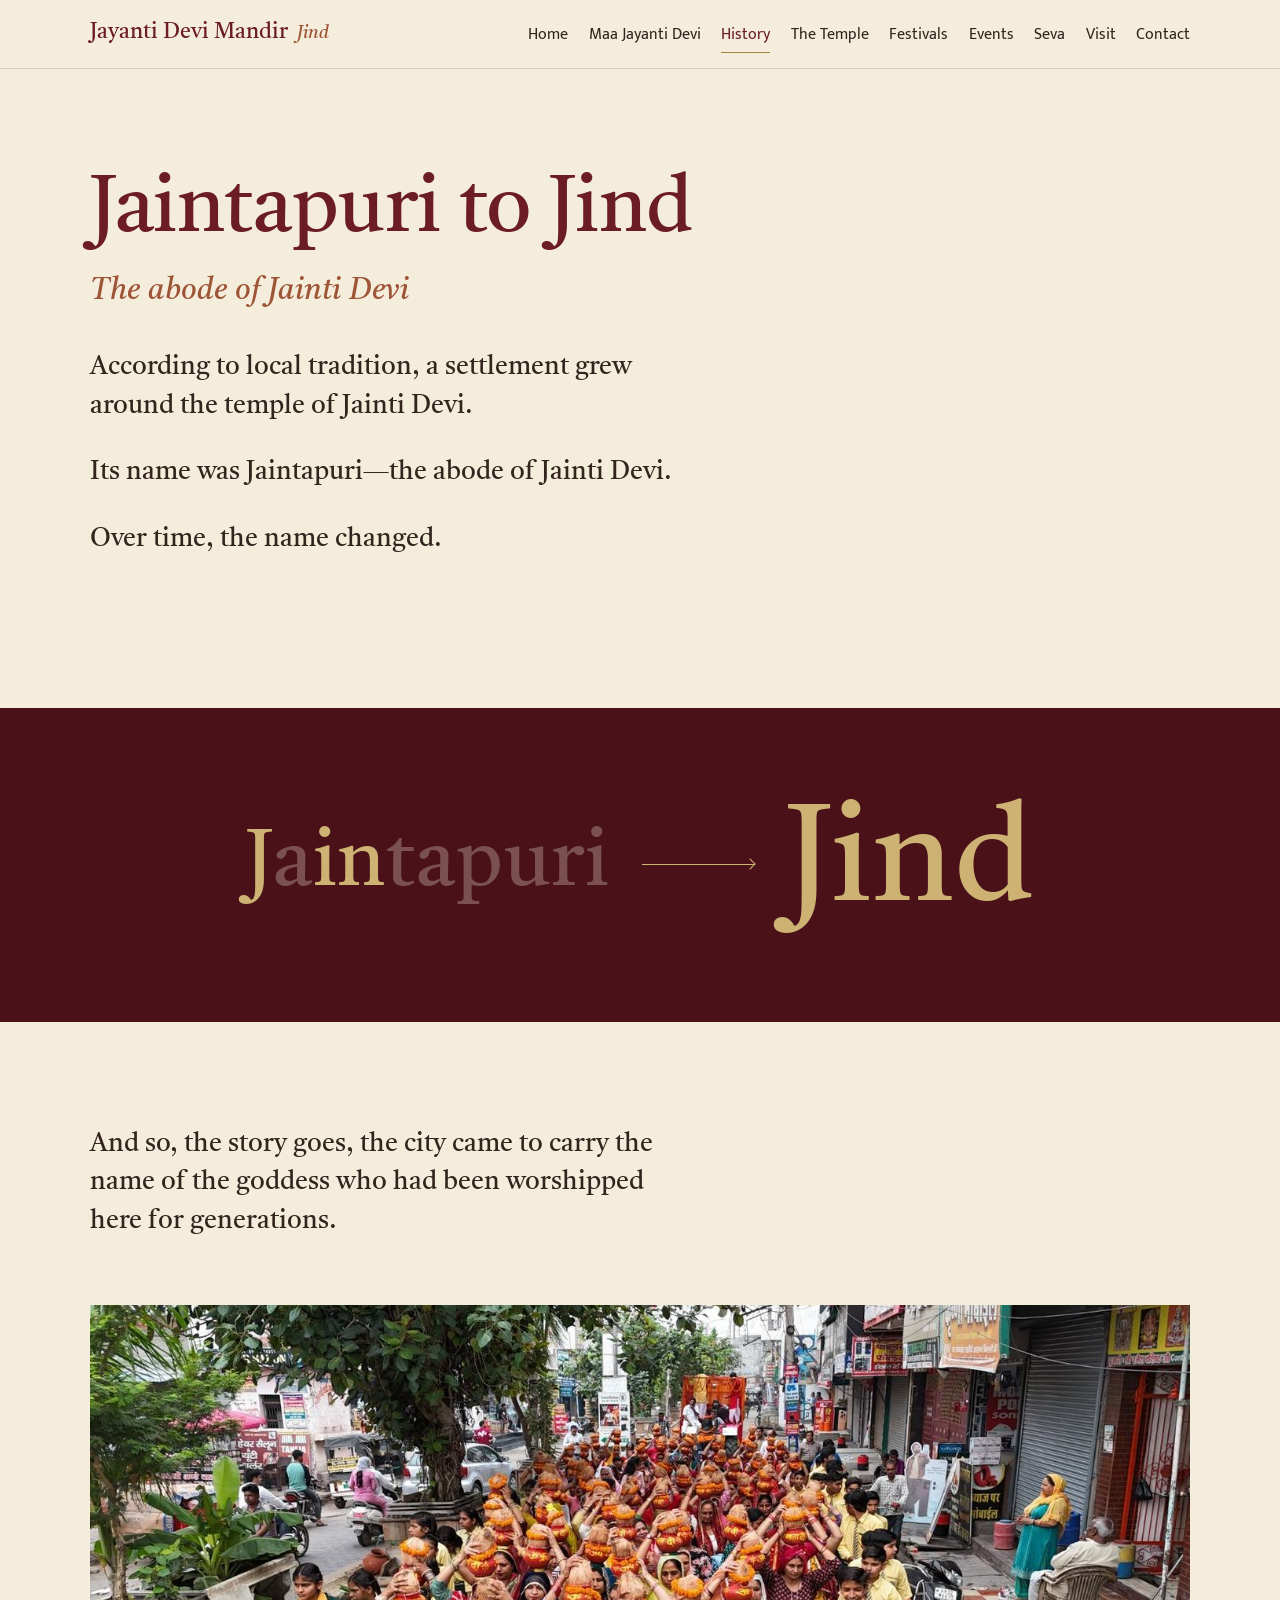
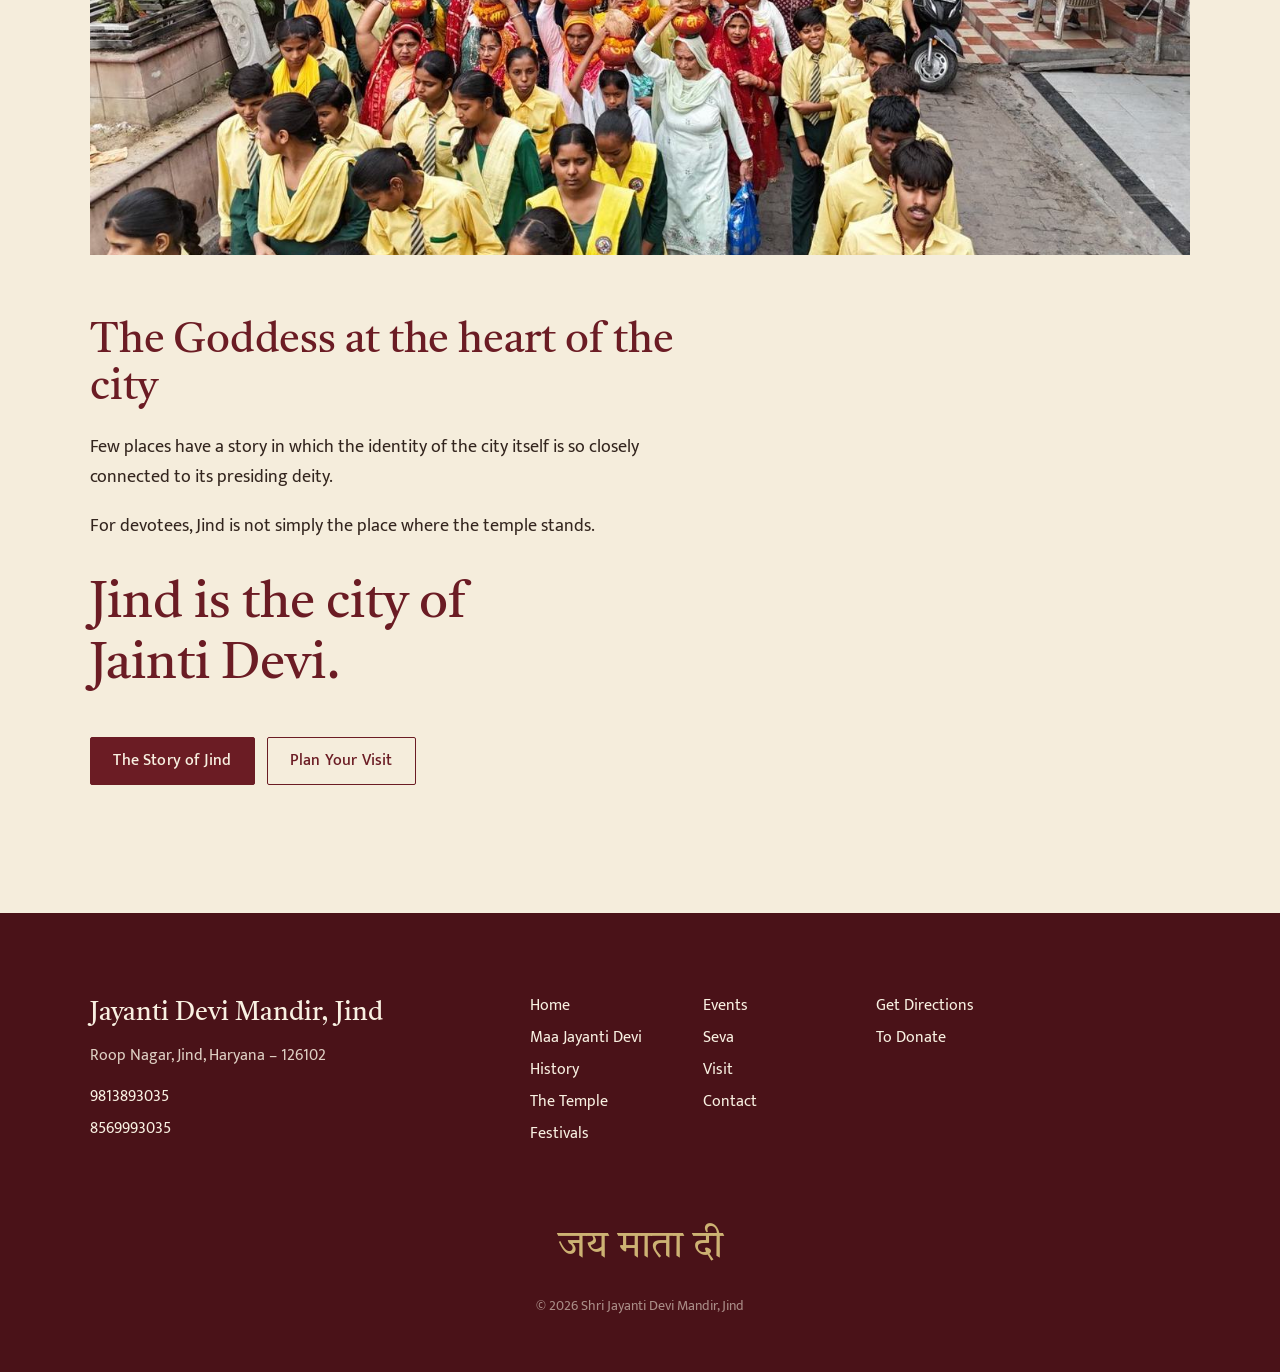
<file: jaintapuri-to-jind.html>
<!doctype html>
<html lang="en" class="no-js">
<head>
<meta charset="utf-8">
<meta name="viewport" content="width=device-width, initial-scale=1, viewport-fit=cover">
<title>A City Named for its Goddess — Jaintapuri to Jind</title>
<meta name="description" content="Jaintapuri, the abode of Jainti Devi, and how the city came to be called Jind.">
<meta name="theme-color" content="#4A1218">
<meta property="og:title" content="A City Named for its Goddess — Jaintapuri to Jind">
<meta property="og:description" content="Jaintapuri, the abode of Jainti Devi, and how the city came to be called Jind.">
<meta property="og:image" content="hero-devi-wide.jpg">
<link rel="icon" href="favicon.svg" type="image/svg+xml">
<link rel="preload" href="tiro-devanagari-hindi-latin-400-normal.woff2" as="font" type="font/woff2" crossorigin>
<link rel="stylesheet" href="site.css">
<script>document.documentElement.classList.replace('no-js','js')</script>
</head>
<body>
<a class="skip" href="#main">Skip to content</a>
<header class="site-header">
  <div class="wrap bar">
    <a class="brand" href="index.html"><span class="brand-name">Jayanti Devi Mandir</span><span class="brand-place">Jind</span></a>
    <button class="menu-toggle" aria-expanded="false" aria-controls="site-nav"><span class="bars"><span></span></span>Menu</button>
    <nav class="nav" id="site-nav" aria-label="Main">
      <ul>
<li><a href="index.html">Home</a></li>
<li><a href="maa-jayanti-devi.html">Maa Jayanti Devi</a></li>
<li><a href="history.html" aria-current="page">History</a></li>
<li><a href="temple.html">The Temple</a></li>
<li><a href="festivals.html">Festivals</a></li>
<li><a href="events.html">Events</a></li>
<li><a href="seva.html">Seva</a></li>
<li><a href="visit.html">Visit</a></li>
<li><a href="contact.html">Contact</a></li>
      </ul>
    </nav>
  </div>
</header>

<main id="main">

<section class="page-head">
  <div class="wrap">
    <h1>Jaintapuri to Jind</h1>
    <p class="sub">The abode of Jainti Devi</p>
    <div class="prose" style="margin-top:2rem">
      <p class="lede">According to local tradition, a settlement grew around the temple of Jainti Devi.</p>
      <p class="lede">Its name was Jaintapuri—the abode of Jainti Devi.</p>
      <p class="lede">Over time, the name changed.</p>
    </div>
  </div>
</section>

<div class="morph-light"><div class="morph"><span class="sr-only">Jaintapuri → Jind</span><span class="from" aria-hidden="true"><span class="keep">J</span><span class="drop">a</span><span class="keep">i</span><span class="keep">n</span><span class="drop">t</span><span class="drop">a</span><span class="drop">p</span><span class="drop">u</span><span class="drop">r</span><span class="drop">i</span></span><span class="arrow" aria-hidden="true"></span><span class="to" aria-hidden="true">Jind</span></div></div>

<section class="section" style="padding-top:clamp(2rem,4vw,3rem)">
  <div class="wrap">
    <div class="prose">
      <p class="lede">And so, the story goes, the city came to carry the name of the goddess who had been worshipped here for generations.</p>
    </div>
    <div class="figure-wide"><figure class="ph reveal "><img src="kalash-street.jpg" width="1400" height="788" alt="Devotees in procession through the streets of Jind" loading="lazy" decoding="async"></figure></div>
    <div class="prose">
      <h2>The Goddess at the heart of the city</h2>
      <p>Few places have a story in which the identity of the city itself is so closely connected to its presiding deity.</p>
      <p>For devotees, Jind is not simply the place where the temple stands.</p>
      <p class="jind-word">Jind is the city of Jainti Devi.</p>
      <div class="actions" style="margin-top:2.5rem">
        <a class="btn" href="history.html">The Story of Jind</a>
        <a class="btn btn-quiet" href="visit.html">Plan Your Visit</a>
      </div>
    </div>
  </div>
</section>

</main>

<footer class="site-footer">
  <div class="wrap">
    <div class="foot-grid">
      <div>
        <p class="foot-name">Jayanti Devi Mandir, Jind</p>
        <address>Roop Nagar, Jind, Haryana – 126102</address>
        <ul style="margin-top:.9rem">
          <li><a href="tel:+919813893035">9813893035</a></li>
          <li><a href="tel:+918569993035">8569993035</a></li>
        </ul>
      </div>
      <nav aria-label="Footer">
        <ul class="foot-nav">
<li><a href="index.html">Home</a></li>
<li><a href="maa-jayanti-devi.html">Maa Jayanti Devi</a></li>
<li><a href="history.html">History</a></li>
<li><a href="temple.html">The Temple</a></li>
<li><a href="festivals.html">Festivals</a></li>
<li><a href="events.html">Events</a></li>
<li><a href="seva.html">Seva</a></li>
<li><a href="visit.html">Visit</a></li>
<li><a href="contact.html">Contact</a></li>
        </ul>
      </nav>
      <div>
        <ul>
          <li><a href="https://www.google.com/maps/dir/?api=1&amp;destination=Jayanti+Devi+Mandir%2C+Roop+Nagar%2C+Jind%2C+Haryana" target="_blank" rel="noopener">Get Directions</a></li>
          <li><a href="seva.html#donate">To Donate</a></li>
          <!-- Social links: replace # with the temple's real profile URLs, then remove these comment markers.
          <li><a href="#" rel="noopener">YouTube</a></li>
          <li><a href="#" rel="noopener">Facebook</a></li>
          <li><a href="#" rel="noopener">Instagram</a></li>
          -->
        </ul>
      </div>
    </div>
    <p class="jmd" lang="hi">जय माता दी</p>
    <p class="foot-base">© <span data-year>2026</span> Shri Jayanti Devi Mandir, Jind</p>
  </div>
</footer>

<nav class="quickbar" aria-label="Quick actions">
  <a href="temple.html#darshan"><svg viewBox="0 0 24 24" fill="none" stroke-width="1.5" aria-hidden="true"><circle cx="12" cy="12" r="9"/><path d="M12 7v5l3 2"/></svg>Timings</a>
  <a href="tel:+919813893035"><svg viewBox="0 0 24 24" fill="none" stroke-width="1.5" aria-hidden="true"><path d="M5 4h4l2 5-2.5 1.5a11 11 0 0 0 5 5L15 13l5 2v4a2 2 0 0 1-2 2A16 16 0 0 1 3 6a2 2 0 0 1 2-2"/></svg>Call</a>
  <a href="https://www.google.com/maps/dir/?api=1&amp;destination=Jayanti+Devi+Mandir%2C+Roop+Nagar%2C+Jind%2C+Haryana" target="_blank" rel="noopener"><svg viewBox="0 0 24 24" fill="none" stroke-width="1.5" aria-hidden="true"><path d="M12 21s-7-6.2-7-11.5a7 7 0 0 1 14 0C19 14.8 12 21 12 21z"/><circle cx="12" cy="9.5" r="2.5"/></svg>Directions</a>
</nav>
<script src="site.js" defer></script>
</body>
</html>
</file>
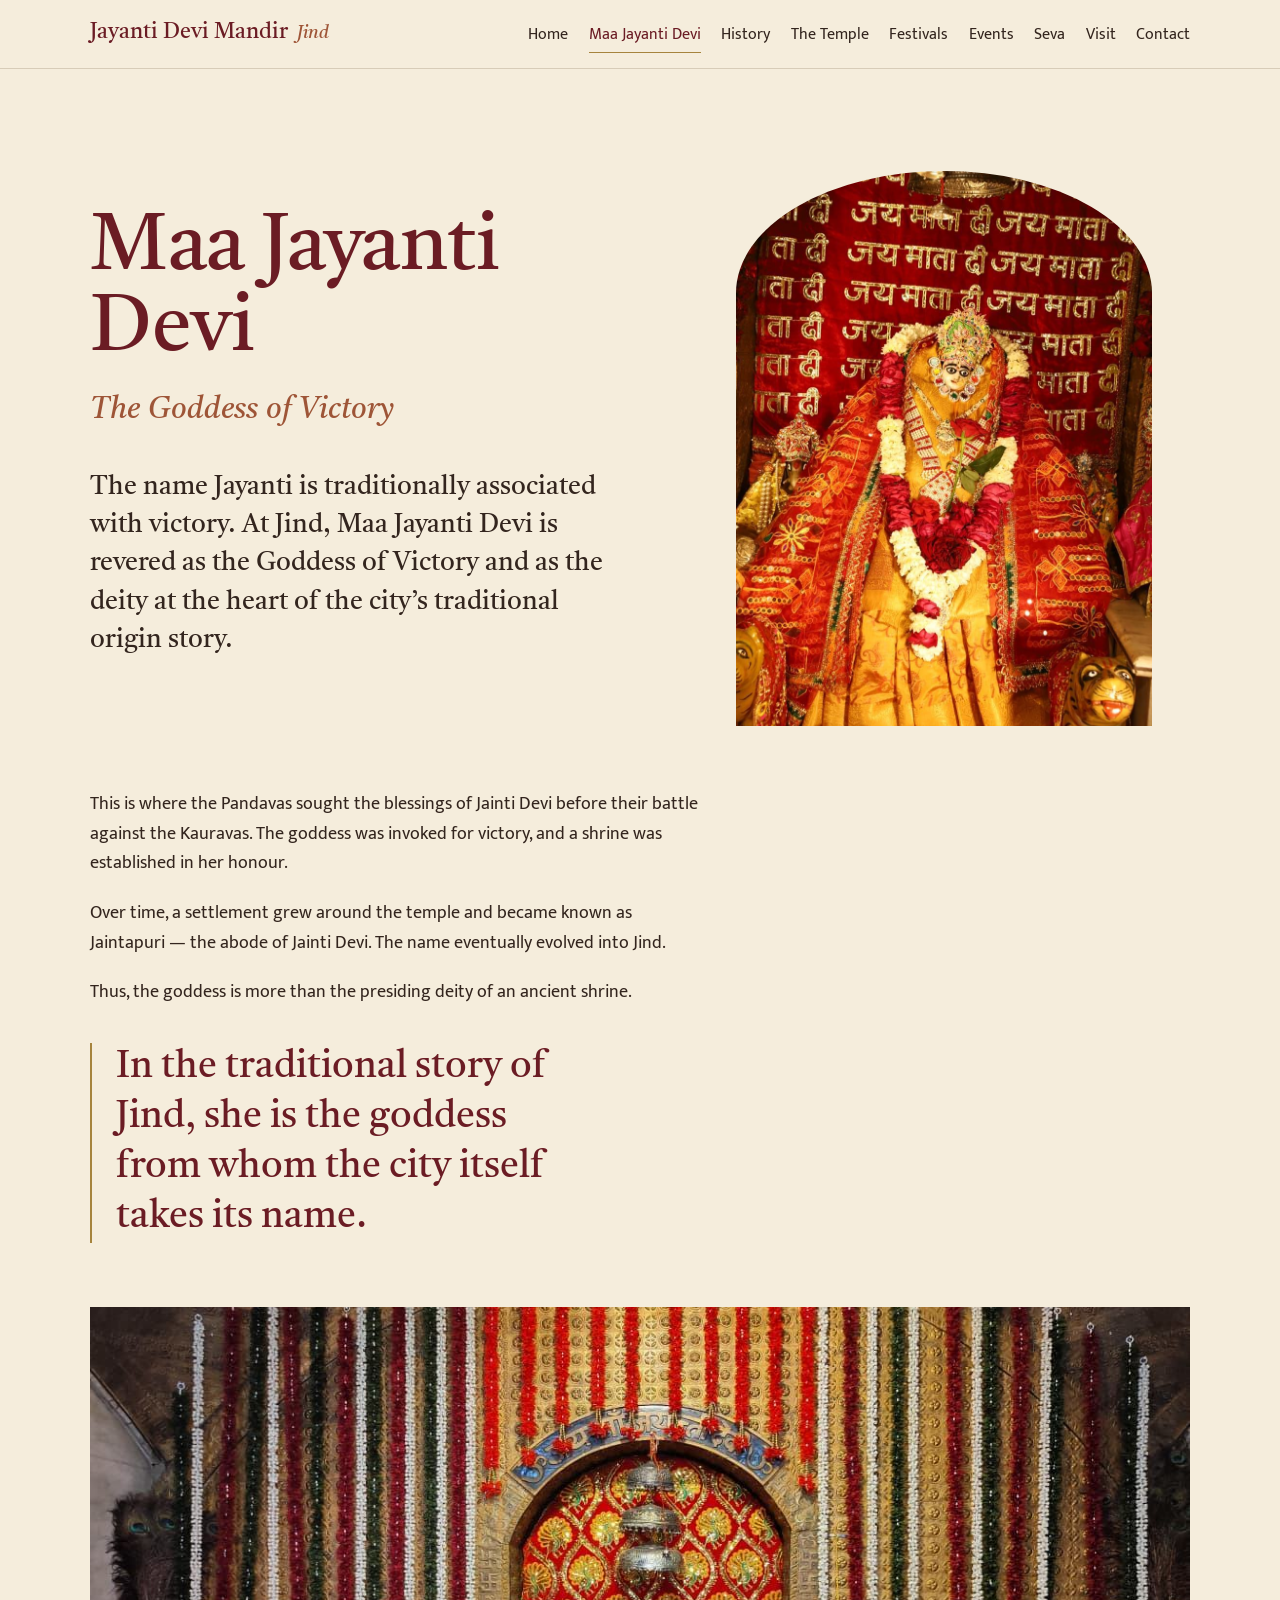
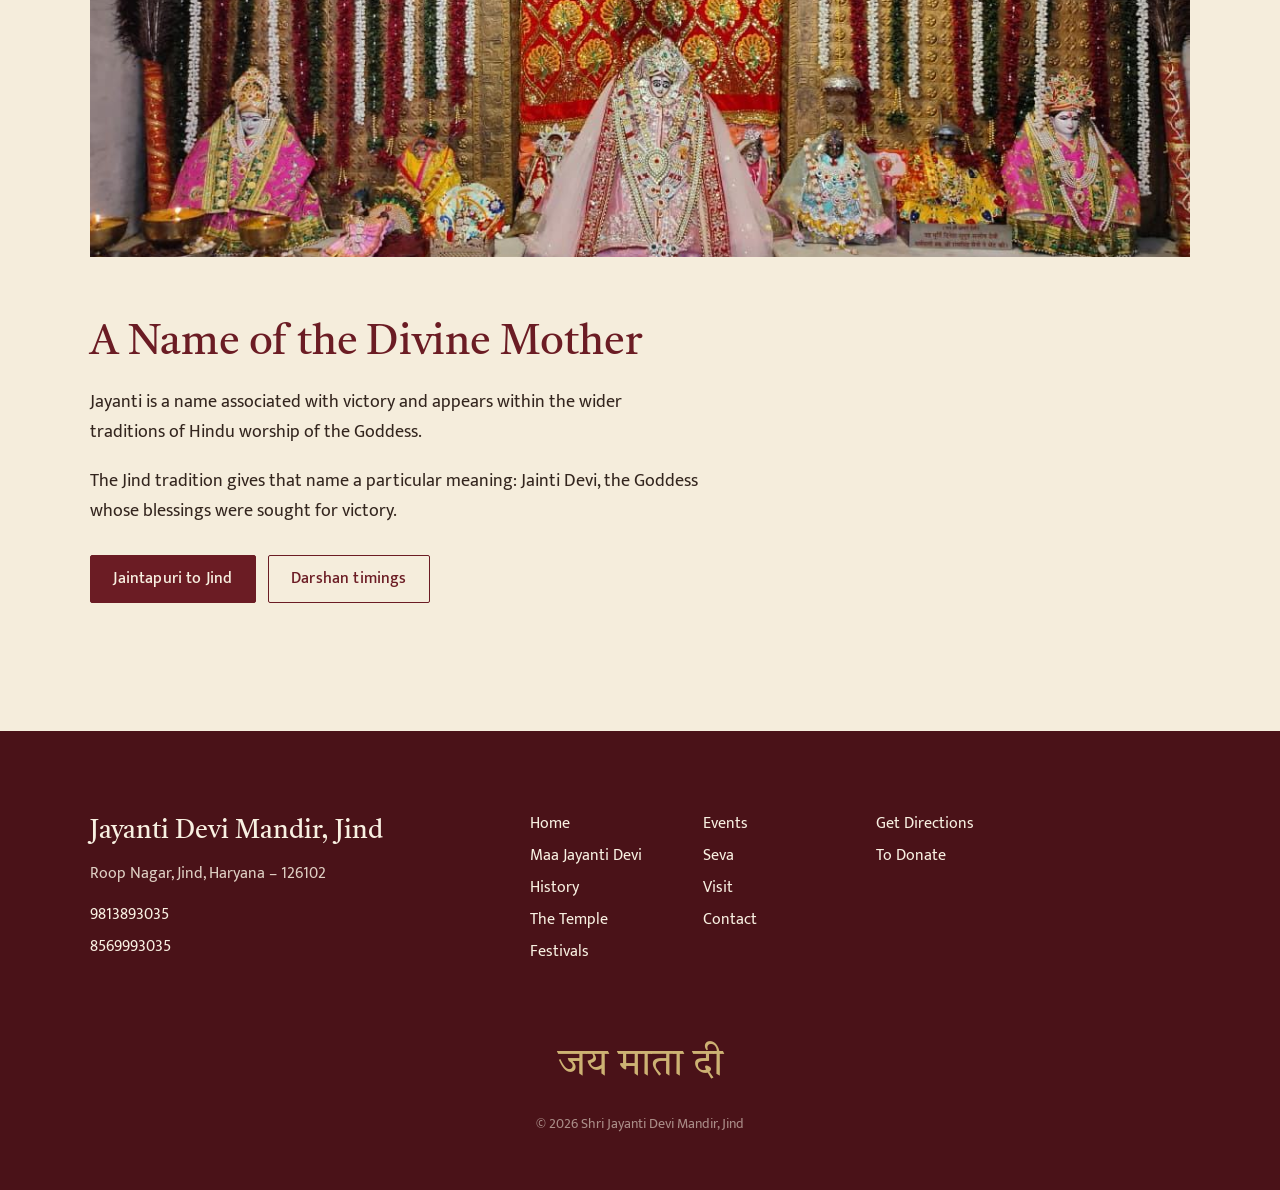
<file: maa-jayanti-devi.html>
<!doctype html>
<html lang="en" class="no-js">
<head>
<meta charset="utf-8">
<meta name="viewport" content="width=device-width, initial-scale=1, viewport-fit=cover">
<title>Maa Jayanti Devi — Jayanti Devi Mandir, Jind</title>
<meta name="description" content="Maa Jayanti Devi, the Goddess of Victory, at the heart of Jind&#x27;s traditional origin story.">
<meta name="theme-color" content="#4A1218">
<meta property="og:title" content="Maa Jayanti Devi — Jayanti Devi Mandir, Jind">
<meta property="og:description" content="Maa Jayanti Devi, the Goddess of Victory, at the heart of Jind&#x27;s traditional origin story.">
<meta property="og:image" content="hero-devi-wide.jpg">
<link rel="icon" href="favicon.svg" type="image/svg+xml">
<link rel="preload" href="tiro-devanagari-hindi-latin-400-normal.woff2" as="font" type="font/woff2" crossorigin>
<link rel="stylesheet" href="site.css">
<script>document.documentElement.classList.replace('no-js','js')</script>
</head>
<body>
<a class="skip" href="#main">Skip to content</a>
<header class="site-header">
  <div class="wrap bar">
    <a class="brand" href="index.html"><span class="brand-name">Jayanti Devi Mandir</span><span class="brand-place">Jind</span></a>
    <button class="menu-toggle" aria-expanded="false" aria-controls="site-nav"><span class="bars"><span></span></span>Menu</button>
    <nav class="nav" id="site-nav" aria-label="Main">
      <ul>
<li><a href="index.html">Home</a></li>
<li><a href="maa-jayanti-devi.html" aria-current="page">Maa Jayanti Devi</a></li>
<li><a href="history.html">History</a></li>
<li><a href="temple.html">The Temple</a></li>
<li><a href="festivals.html">Festivals</a></li>
<li><a href="events.html">Events</a></li>
<li><a href="seva.html">Seva</a></li>
<li><a href="visit.html">Visit</a></li>
<li><a href="contact.html">Contact</a></li>
      </ul>
    </nav>
  </div>
</header>

<main id="main">

<section class="page-head">
  <div class="wrap split text-left">
    <div>
      <h1>Maa Jayanti Devi</h1>
      <p class="sub">The Goddess of Victory</p>
      <p class="lede">The name Jayanti is traditionally associated with victory. At Jind, Maa Jayanti Devi is revered as the Goddess of Victory and as the deity at the heart of the city’s traditional origin story.</p>
    </div>
    <figure class="ph arch arch-tall reveal" style="max-width:26rem;justify-self:center;width:100%"><img src="devi-jmd.jpg" width="853" height="1280" alt="Maa Jayanti Devi before a wall inscribed with Jai Mata Di" fetchpriority="high" decoding="async"></figure>
  </div>
</section>

<section class="section" style="padding-top:0">
  <div class="wrap">
    <div class="prose">
      <p>This is where the Pandavas sought the blessings of Jainti Devi before their battle against the Kauravas. The goddess was invoked for victory, and a shrine was established in her honour.</p>
      <p>Over time, a settlement grew around the temple and became known as Jaintapuri — the abode of Jainti Devi. The name eventually evolved into Jind.</p>
      <p>Thus, the goddess is more than the presiding deity of an ancient shrine.</p>
      <p class="pull">In the traditional story of Jind, she is the goddess from whom the city itself takes its name.</p>
    </div>
    <div class="figure-wide"><figure class="ph reveal "><img src="sanctum-wide.jpg" width="1156" height="867" alt="The sanctum of Maa Jayanti Devi with flower garlands" loading="lazy" decoding="async"></figure></div>
    <div class="prose">
      <h2>A Name of the Divine Mother</h2>
      <p>Jayanti is a name associated with victory and appears within the wider traditions of Hindu worship of the Goddess.</p>
      <p>The Jind tradition gives that name a particular meaning: Jainti Devi, the Goddess whose blessings were sought for victory.</p>
      <div class="actions">
        <a class="btn" href="jaintapuri-to-jind.html">Jaintapuri to Jind</a>
        <a class="btn btn-quiet" href="temple.html#darshan">Darshan timings</a>
      </div>
    </div>
  </div>
</section>

</main>

<footer class="site-footer">
  <div class="wrap">
    <div class="foot-grid">
      <div>
        <p class="foot-name">Jayanti Devi Mandir, Jind</p>
        <address>Roop Nagar, Jind, Haryana – 126102</address>
        <ul style="margin-top:.9rem">
          <li><a href="tel:+919813893035">9813893035</a></li>
          <li><a href="tel:+918569993035">8569993035</a></li>
        </ul>
      </div>
      <nav aria-label="Footer">
        <ul class="foot-nav">
<li><a href="index.html">Home</a></li>
<li><a href="maa-jayanti-devi.html">Maa Jayanti Devi</a></li>
<li><a href="history.html">History</a></li>
<li><a href="temple.html">The Temple</a></li>
<li><a href="festivals.html">Festivals</a></li>
<li><a href="events.html">Events</a></li>
<li><a href="seva.html">Seva</a></li>
<li><a href="visit.html">Visit</a></li>
<li><a href="contact.html">Contact</a></li>
        </ul>
      </nav>
      <div>
        <ul>
          <li><a href="https://www.google.com/maps/dir/?api=1&amp;destination=Jayanti+Devi+Mandir%2C+Roop+Nagar%2C+Jind%2C+Haryana" target="_blank" rel="noopener">Get Directions</a></li>
          <li><a href="seva.html#donate">To Donate</a></li>
          <!-- Social links: replace # with the temple's real profile URLs, then remove these comment markers.
          <li><a href="#" rel="noopener">YouTube</a></li>
          <li><a href="#" rel="noopener">Facebook</a></li>
          <li><a href="#" rel="noopener">Instagram</a></li>
          -->
        </ul>
      </div>
    </div>
    <p class="jmd" lang="hi">जय माता दी</p>
    <p class="foot-base">© <span data-year>2026</span> Shri Jayanti Devi Mandir, Jind</p>
  </div>
</footer>

<nav class="quickbar" aria-label="Quick actions">
  <a href="temple.html#darshan"><svg viewBox="0 0 24 24" fill="none" stroke-width="1.5" aria-hidden="true"><circle cx="12" cy="12" r="9"/><path d="M12 7v5l3 2"/></svg>Timings</a>
  <a href="tel:+919813893035"><svg viewBox="0 0 24 24" fill="none" stroke-width="1.5" aria-hidden="true"><path d="M5 4h4l2 5-2.5 1.5a11 11 0 0 0 5 5L15 13l5 2v4a2 2 0 0 1-2 2A16 16 0 0 1 3 6a2 2 0 0 1 2-2"/></svg>Call</a>
  <a href="https://www.google.com/maps/dir/?api=1&amp;destination=Jayanti+Devi+Mandir%2C+Roop+Nagar%2C+Jind%2C+Haryana" target="_blank" rel="noopener"><svg viewBox="0 0 24 24" fill="none" stroke-width="1.5" aria-hidden="true"><path d="M12 21s-7-6.2-7-11.5a7 7 0 0 1 14 0C19 14.8 12 21 12 21z"/><circle cx="12" cy="9.5" r="2.5"/></svg>Directions</a>
</nav>
<script src="site.js" defer></script>
</body>
</html>
</file>
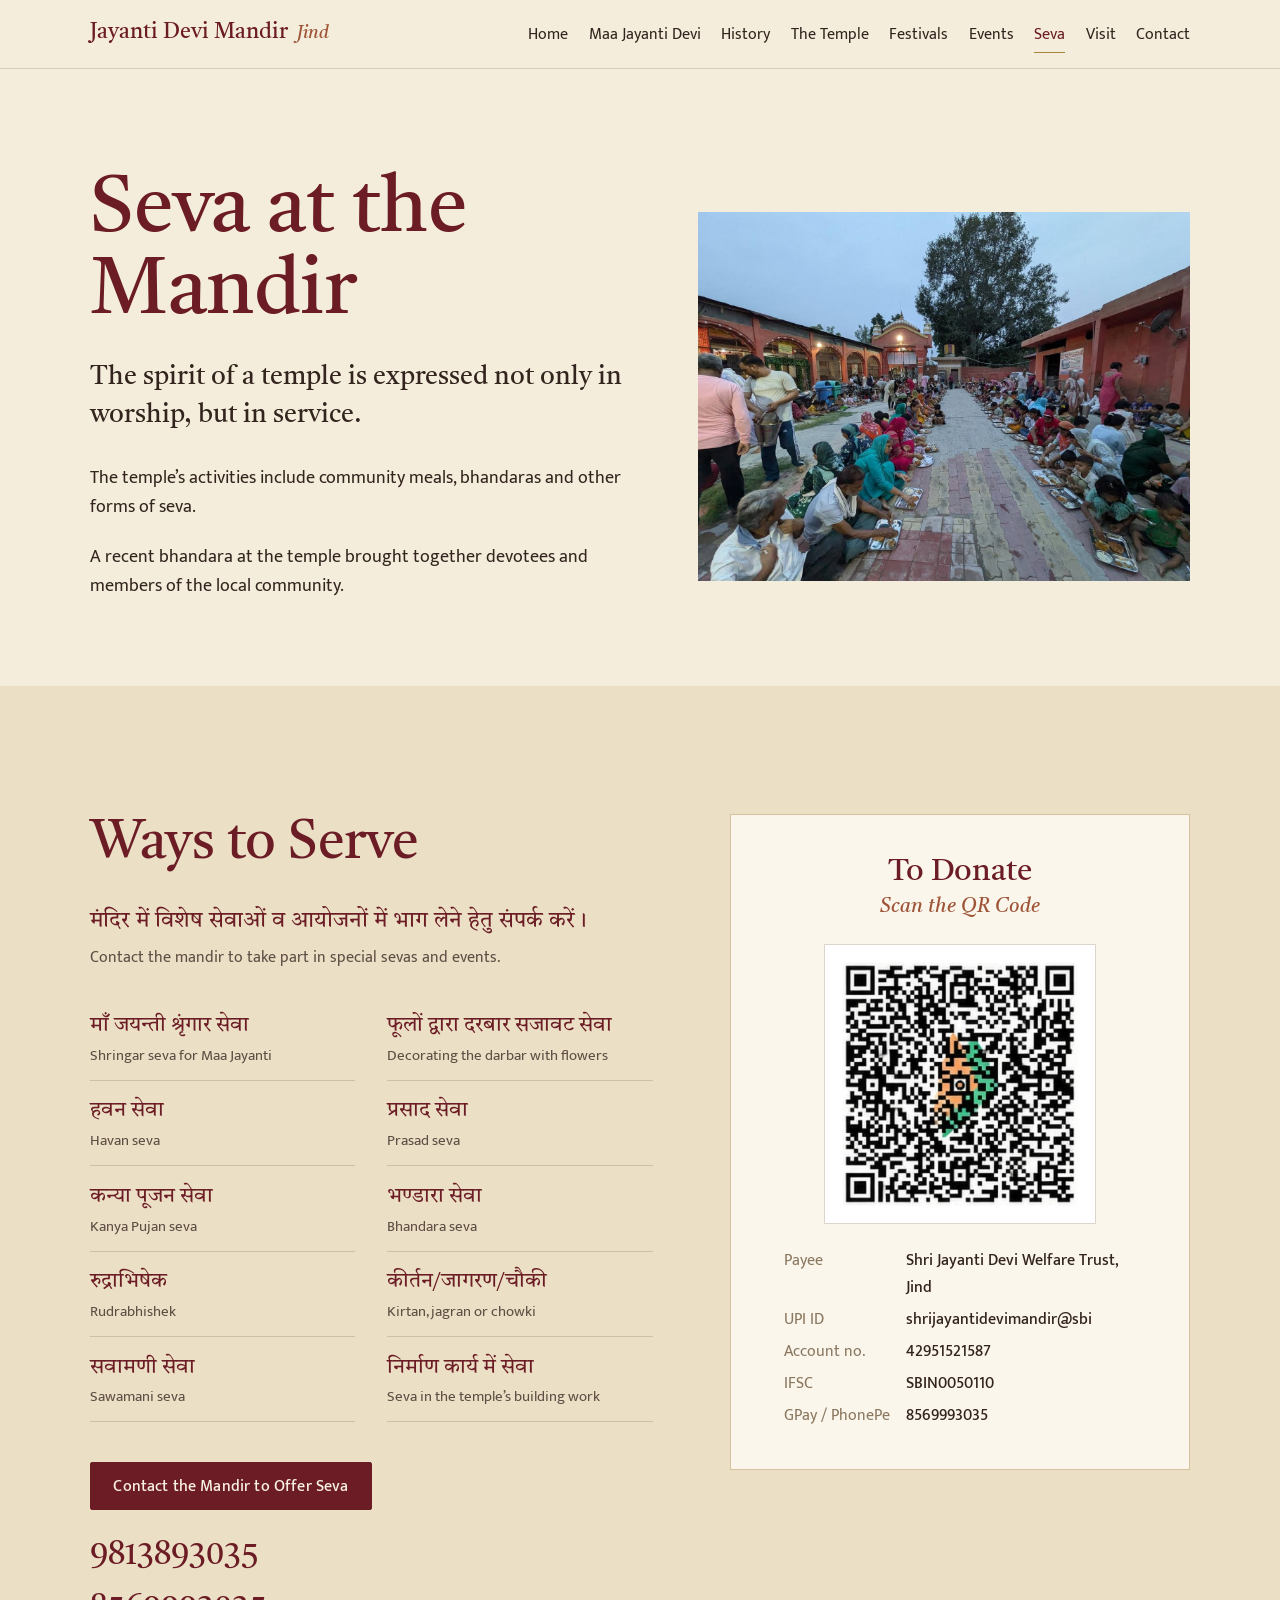
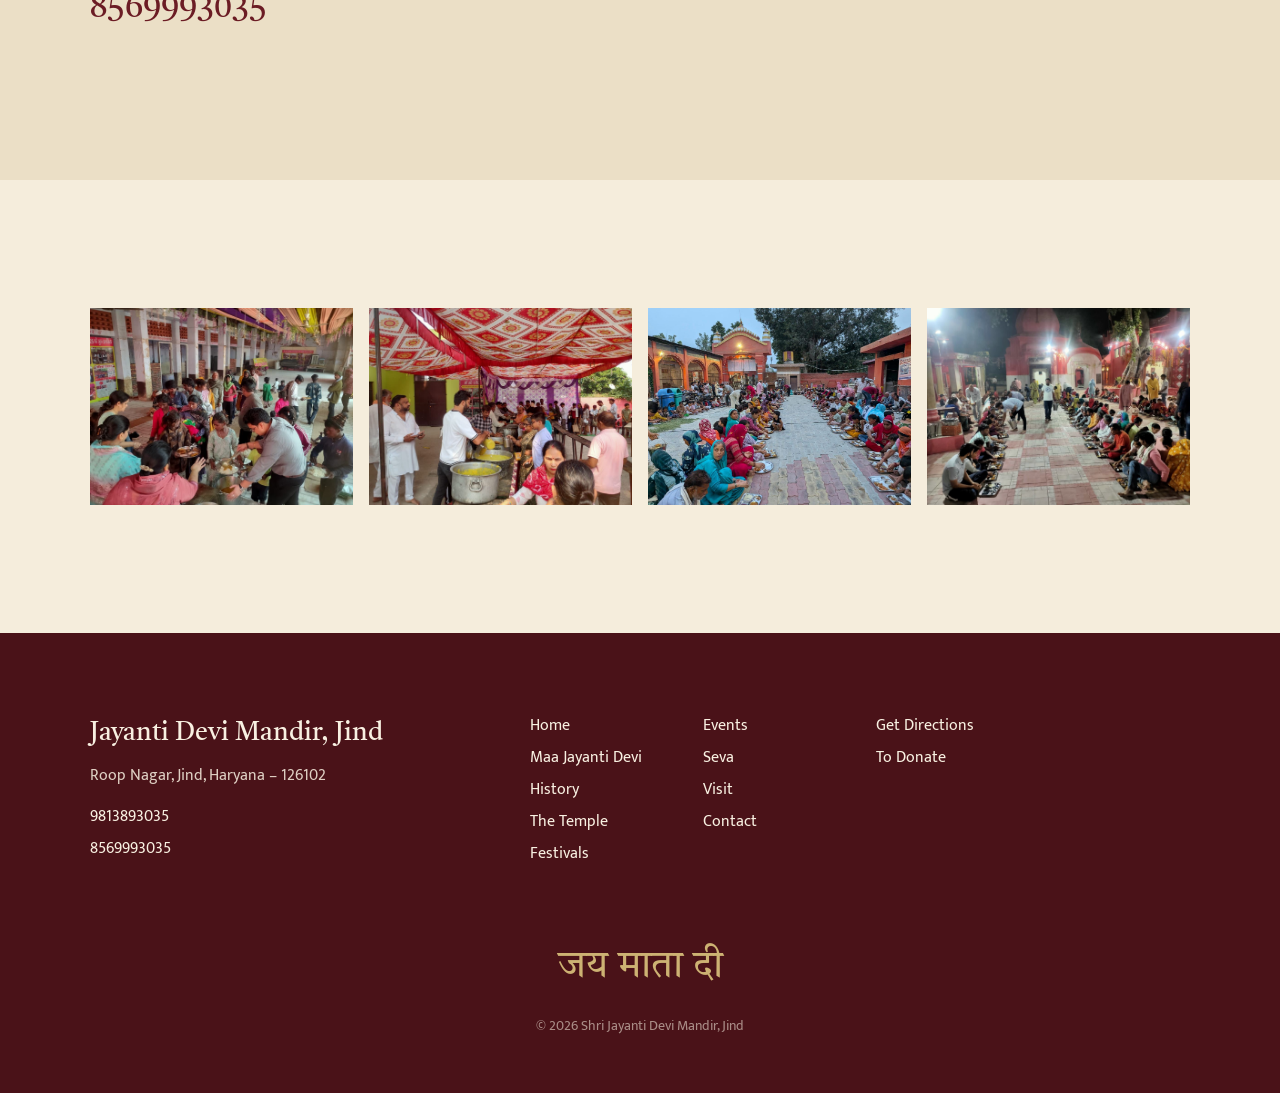
<file: seva.html>
<!doctype html>
<html lang="en" class="no-js">
<head>
<meta charset="utf-8">
<meta name="viewport" content="width=device-width, initial-scale=1, viewport-fit=cover">
<title>Seva at the Mandir — Jayanti Devi Mandir, Jind</title>
<meta name="description" content="Offer seva or donate to Shri Jayanti Devi Mandir, Jind.">
<meta name="theme-color" content="#4A1218">
<meta property="og:title" content="Seva at the Mandir — Jayanti Devi Mandir, Jind">
<meta property="og:description" content="Offer seva or donate to Shri Jayanti Devi Mandir, Jind.">
<meta property="og:image" content="hero-devi-wide.jpg">
<link rel="icon" href="favicon.svg" type="image/svg+xml">
<link rel="preload" href="tiro-devanagari-hindi-latin-400-normal.woff2" as="font" type="font/woff2" crossorigin>
<link rel="stylesheet" href="site.css">
<script>document.documentElement.classList.replace('no-js','js')</script>
</head>
<body>
<a class="skip" href="#main">Skip to content</a>
<header class="site-header">
  <div class="wrap bar">
    <a class="brand" href="index.html"><span class="brand-name">Jayanti Devi Mandir</span><span class="brand-place">Jind</span></a>
    <button class="menu-toggle" aria-expanded="false" aria-controls="site-nav"><span class="bars"><span></span></span>Menu</button>
    <nav class="nav" id="site-nav" aria-label="Main">
      <ul>
<li><a href="index.html">Home</a></li>
<li><a href="maa-jayanti-devi.html">Maa Jayanti Devi</a></li>
<li><a href="history.html">History</a></li>
<li><a href="temple.html">The Temple</a></li>
<li><a href="festivals.html">Festivals</a></li>
<li><a href="events.html">Events</a></li>
<li><a href="seva.html" aria-current="page">Seva</a></li>
<li><a href="visit.html">Visit</a></li>
<li><a href="contact.html">Contact</a></li>
      </ul>
    </nav>
  </div>
</header>

<main id="main">

<section class="page-head">
  <div class="wrap split text-left">
    <div>
      <h1>Seva at the Mandir</h1>
      <p class="lede">The spirit of a temple is expressed not only in worship, but in service.</p>
      <p>The temple’s activities include community meals, bhandaras and other forms of seva.</p>
      <p>A recent bhandara at the temple brought together devotees and members of the local community.</p>
    </div>
    <figure class="ph reveal" style="aspect-ratio:4/3"><img src="courtyard-meal.jpg" width="1400" height="1050" alt="Devotees seated in rows for a community meal in the courtyard" fetchpriority="high" decoding="async"></figure>
  </div>
</section>

<section class="section band">
  <div class="wrap seva-grid">
    <div>
      <h2>Ways to Serve</h2>
      <p class="hi-line" lang="hi">मंदिर में विशेष सेवाओं व आयोजनों में भाग लेने हेतु संपर्क करें।</p>
      <p class="en-line">Contact the mandir to take part in special sevas and events.</p>
      <ul class="serve-list">
        <li><span lang="hi">माँ जयन्ती श्रृंगार सेवा</span><span class="en">Shringar seva for Maa Jayanti</span></li>
        <li><span lang="hi">फूलों द्वारा दरबार सजावट सेवा</span><span class="en">Decorating the darbar with flowers</span></li>
        <li><span lang="hi">हवन सेवा</span><span class="en">Havan seva</span></li>
        <li><span lang="hi">प्रसाद सेवा</span><span class="en">Prasad seva</span></li>
        <li><span lang="hi">कन्या पूजन सेवा</span><span class="en">Kanya Pujan seva</span></li>
        <li><span lang="hi">भण्डारा सेवा</span><span class="en">Bhandara seva</span></li>
        <li><span lang="hi">रुद्राभिषेक</span><span class="en">Rudrabhishek</span></li>
        <li><span lang="hi">कीर्तन/जागरण/चौकी</span><span class="en">Kirtan, jagran or chowki</span></li>
        <li><span lang="hi">सवामणी सेवा</span><span class="en">Sawamani seva</span></li>
        <li><span lang="hi">निर्माण कार्य में सेवा</span><span class="en">Seva in the temple’s building work</span></li>
      </ul>
      <div class="actions" style="margin-top:2.5rem">
        <a class="btn" href="tel:+919813893035">Contact the Mandir to Offer Seva</a>
      </div>
      <ul class="phones" style="margin-top:1.25rem">
        <li><a href="tel:+919813893035">9813893035</a></li>
        <li><a href="tel:+918569993035">8569993035</a></li>
      </ul>
    </div>
    <div class="donate" id="donate">
        <h3>To Donate</h3>
        <p class="scan">Scan the QR Code</p>
        <img class="qr" src="donate-qr.png" width="644" height="664" alt="UPI QR code for donations to Shri Jayanti Devi Welfare Trust, Jind" loading="lazy">
        <dl>
          <dt>Payee</dt><dd>Shri Jayanti Devi Welfare Trust, Jind</dd>
          <dt>UPI ID</dt><dd>shrijayantidevimandir@sbi</dd>
          <dt>Account no.</dt><dd>42951521587</dd>
          <dt>IFSC</dt><dd>SBIN0050110</dd>
          <dt>GPay / PhonePe</dt><dd>8569993035</dd>
        </dl>
        <a class="btn upi-btn" href="upi://pay?pa=shrijayantidevimandir@sbi&amp;pn=SHRI%20JAYANTI%20DEVI%20WELFARE%20TRUST&amp;mc=7407&amp;tr=&amp;tn=&amp;am=&amp;cu=INR&amp;url=&amp;mode=02&amp;purpose=00&amp;orgid=159002&amp;sign=MEUCIQCdhaZE4b8FKuGJB0FkayhiUNez7YB1b62P8QtLlJOVGgIgYG8Mgce8pGUTB97vmaB1ITCJ0rUVDvFOTK0hT35rRh8=">Pay with a UPI app</a>
      </div>
  </div>
</section>

<section class="section">
  <div class="wrap">
    <div class="gallery-strip" style="margin-top:0">
      <figure class="ph reveal "><img src="bhandara-serving.jpg" width="1156" height="867" alt="Volunteers serving a meal" loading="lazy" decoding="async"></figure>
      <figure class="ph reveal "><img src="bhandara-canopy.jpg" width="1156" height="867" alt="Volunteers serving under a canopy" loading="lazy" decoding="async"></figure>
      <figure class="ph reveal "><img src="courtyard-rows.jpg" width="1400" height="1050" alt="Devotees seated in rows in the courtyard" loading="lazy" decoding="async"></figure>
      <figure class="ph reveal "><img src="courtyard-night.jpg" width="1156" height="867" alt="A community meal in the courtyard at night" loading="lazy" decoding="async"></figure>
    </div>
  </div>
</section>

</main>

<footer class="site-footer">
  <div class="wrap">
    <div class="foot-grid">
      <div>
        <p class="foot-name">Jayanti Devi Mandir, Jind</p>
        <address>Roop Nagar, Jind, Haryana – 126102</address>
        <ul style="margin-top:.9rem">
          <li><a href="tel:+919813893035">9813893035</a></li>
          <li><a href="tel:+918569993035">8569993035</a></li>
        </ul>
      </div>
      <nav aria-label="Footer">
        <ul class="foot-nav">
<li><a href="index.html">Home</a></li>
<li><a href="maa-jayanti-devi.html">Maa Jayanti Devi</a></li>
<li><a href="history.html">History</a></li>
<li><a href="temple.html">The Temple</a></li>
<li><a href="festivals.html">Festivals</a></li>
<li><a href="events.html">Events</a></li>
<li><a href="seva.html">Seva</a></li>
<li><a href="visit.html">Visit</a></li>
<li><a href="contact.html">Contact</a></li>
        </ul>
      </nav>
      <div>
        <ul>
          <li><a href="https://www.google.com/maps/dir/?api=1&amp;destination=Jayanti+Devi+Mandir%2C+Roop+Nagar%2C+Jind%2C+Haryana" target="_blank" rel="noopener">Get Directions</a></li>
          <li><a href="seva.html#donate">To Donate</a></li>
          <!-- Social links: replace # with the temple's real profile URLs, then remove these comment markers.
          <li><a href="#" rel="noopener">YouTube</a></li>
          <li><a href="#" rel="noopener">Facebook</a></li>
          <li><a href="#" rel="noopener">Instagram</a></li>
          -->
        </ul>
      </div>
    </div>
    <p class="jmd" lang="hi">जय माता दी</p>
    <p class="foot-base">© <span data-year>2026</span> Shri Jayanti Devi Mandir, Jind</p>
  </div>
</footer>

<nav class="quickbar" aria-label="Quick actions">
  <a href="temple.html#darshan"><svg viewBox="0 0 24 24" fill="none" stroke-width="1.5" aria-hidden="true"><circle cx="12" cy="12" r="9"/><path d="M12 7v5l3 2"/></svg>Timings</a>
  <a href="tel:+919813893035"><svg viewBox="0 0 24 24" fill="none" stroke-width="1.5" aria-hidden="true"><path d="M5 4h4l2 5-2.5 1.5a11 11 0 0 0 5 5L15 13l5 2v4a2 2 0 0 1-2 2A16 16 0 0 1 3 6a2 2 0 0 1 2-2"/></svg>Call</a>
  <a href="https://www.google.com/maps/dir/?api=1&amp;destination=Jayanti+Devi+Mandir%2C+Roop+Nagar%2C+Jind%2C+Haryana" target="_blank" rel="noopener"><svg viewBox="0 0 24 24" fill="none" stroke-width="1.5" aria-hidden="true"><path d="M12 21s-7-6.2-7-11.5a7 7 0 0 1 14 0C19 14.8 12 21 12 21z"/><circle cx="12" cy="9.5" r="2.5"/></svg>Directions</a>
</nav>
<script src="site.js" defer></script>
</body>
</html>
</file>
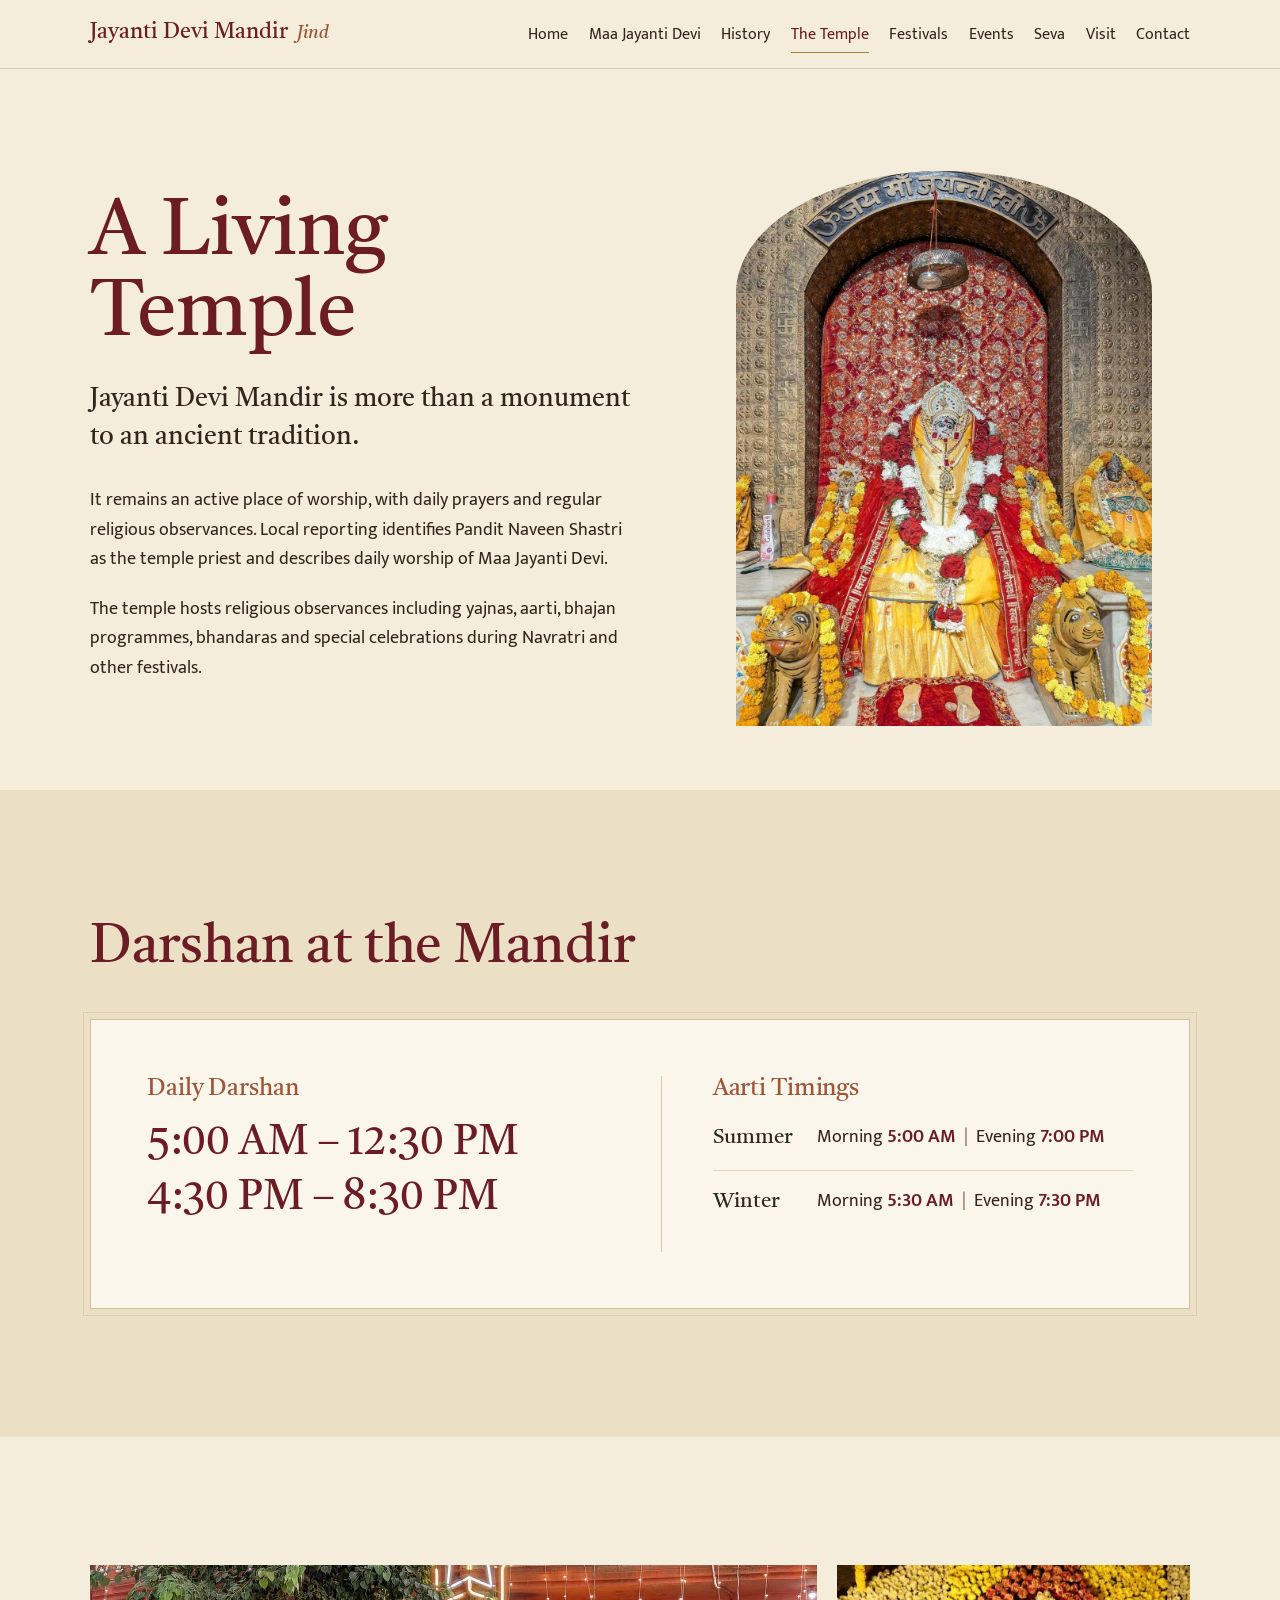
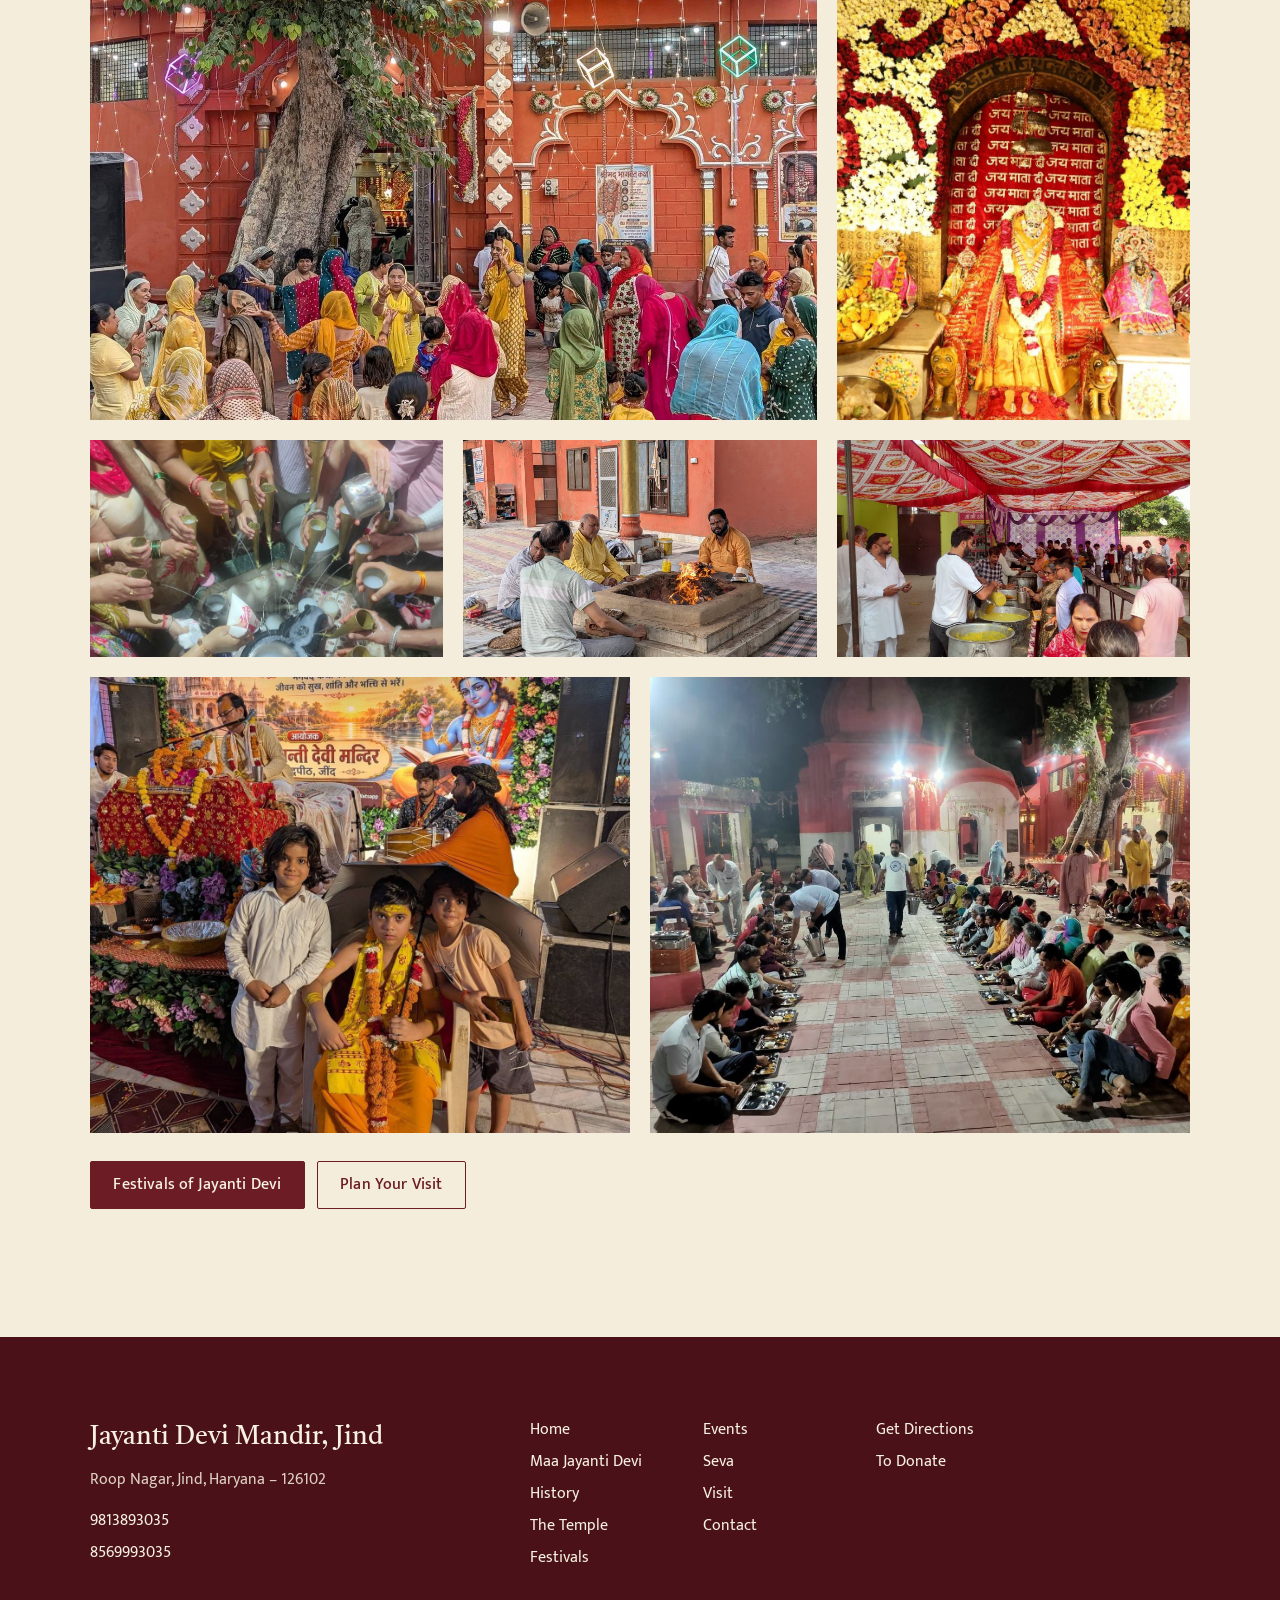
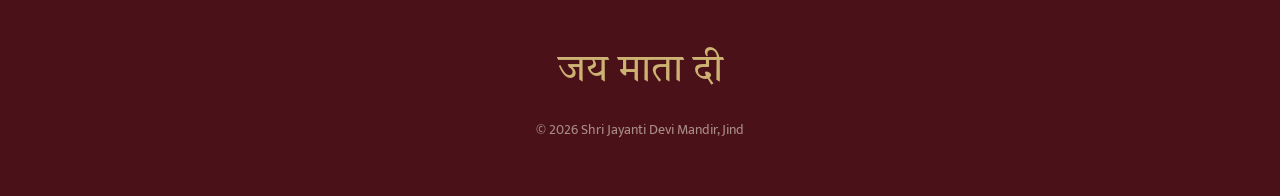
<file: temple.html>
<!doctype html>
<html lang="en" class="no-js">
<head>
<meta charset="utf-8">
<meta name="viewport" content="width=device-width, initial-scale=1, viewport-fit=cover">
<title>A Living Temple — Jayanti Devi Mandir, Jind</title>
<meta name="description" content="Daily darshan and aarti timings at Jayanti Devi Mandir, Jind.">
<meta name="theme-color" content="#4A1218">
<meta property="og:title" content="A Living Temple — Jayanti Devi Mandir, Jind">
<meta property="og:description" content="Daily darshan and aarti timings at Jayanti Devi Mandir, Jind.">
<meta property="og:image" content="hero-devi-wide.jpg">
<link rel="icon" href="favicon.svg" type="image/svg+xml">
<link rel="preload" href="tiro-devanagari-hindi-latin-400-normal.woff2" as="font" type="font/woff2" crossorigin>
<link rel="stylesheet" href="site.css">
<script>document.documentElement.classList.replace('no-js','js')</script>
</head>
<body>
<a class="skip" href="#main">Skip to content</a>
<header class="site-header">
  <div class="wrap bar">
    <a class="brand" href="index.html"><span class="brand-name">Jayanti Devi Mandir</span><span class="brand-place">Jind</span></a>
    <button class="menu-toggle" aria-expanded="false" aria-controls="site-nav"><span class="bars"><span></span></span>Menu</button>
    <nav class="nav" id="site-nav" aria-label="Main">
      <ul>
<li><a href="index.html">Home</a></li>
<li><a href="maa-jayanti-devi.html">Maa Jayanti Devi</a></li>
<li><a href="history.html">History</a></li>
<li><a href="temple.html" aria-current="page">The Temple</a></li>
<li><a href="festivals.html">Festivals</a></li>
<li><a href="events.html">Events</a></li>
<li><a href="seva.html">Seva</a></li>
<li><a href="visit.html">Visit</a></li>
<li><a href="contact.html">Contact</a></li>
      </ul>
    </nav>
  </div>
</header>

<main id="main">

<section class="page-head">
  <div class="wrap split text-left">
    <div>
      <h1>A Living Temple</h1>
      <p class="lede">Jayanti Devi Mandir is more than a monument to an ancient tradition.</p>
      <p>It remains an active place of worship, with daily prayers and regular religious observances. Local reporting identifies Pandit Naveen Shastri as the temple priest and describes daily worship of Maa Jayanti Devi.</p>
      <p>The temple hosts religious observances including yajnas, aarti, bhajan programmes, bhandaras and special celebrations during Navratri and other festivals.</p>
    </div>
    <figure class="ph arch arch-tall reveal" style="max-width:26rem;justify-self:center;width:100%"><img src="sanctum.jpg" width="1050" height="1400" alt="Maa Jayanti Devi in the sanctum, flanked by lions" fetchpriority="high" decoding="async"></figure>
  </div>
</section>

<section class="section band" id="darshan" aria-labelledby="darshan-title">
  <div class="wrap">
    <h2 id="darshan-title">Darshan at the Mandir</h2>
      <div class="darshan-card">
        <div>
          <h3>Daily Darshan</h3>
          <ul class="times">
            <li>5:00 AM – 12:30 PM</li>
            <li>4:30 PM – 8:30 PM</li>
          </ul>
        </div>
        <div class="rule" aria-hidden="true"></div>
        <div>
          <h3>Aarti Timings</h3>
          <dl>
            <div class="season"><dt>Summer</dt><dd><span class="t">Morning <b>5:00 AM</b></span><span class="sep">|</span><span class="t">Evening <b>7:00 PM</b></span></dd></div>
            <div class="season"><dt>Winter</dt><dd><span class="t">Morning <b>5:30 AM</b></span><span class="sep">|</span><span class="t">Evening <b>7:30 PM</b></span></dd></div>
          </dl>
        </div>
      </div>
  </div>
</section>

<section class="section">
  <div class="wrap">
    <div class="mosaic" style="margin-top:0">
      <figure class="ph reveal "><img src="courtyard-lights.jpg" width="1400" height="1050" alt="The temple courtyard decorated with lights" loading="lazy" decoding="async"></figure>
      <figure class="ph reveal "><img src="flower-portrait.jpg" width="853" height="1280" alt="Maa Jayanti Devi in a sanctum decorated with flowers" loading="lazy" decoding="async"></figure>
      <figure class="ph reveal "><img src="shiva-abhishek.jpg" width="867" height="1156" alt="Devotees pouring milk in abhishek" loading="lazy" decoding="async"></figure>
      <figure class="ph reveal "><img src="havan.jpg" width="1400" height="1050" alt="Priests and devotees at the havan kund" loading="lazy" decoding="async"></figure>
      <figure class="ph reveal "><img src="bhandara-canopy.jpg" width="1156" height="867" alt="Volunteers serving at a bhandara" loading="lazy" decoding="async"></figure>
      <figure class="ph reveal "><img src="stage-children.jpg" width="1400" height="1050" alt="Children dressed for a devotional programme with the priest" loading="lazy" decoding="async"></figure>
      <figure class="ph reveal "><img src="courtyard-night.jpg" width="1156" height="867" alt="Devotees seated in rows in the courtyard at night" loading="lazy" decoding="async"></figure>
    </div>
    <div class="actions">
      <a class="btn" href="festivals.html">Festivals of Jayanti Devi</a>
      <a class="btn btn-quiet" href="visit.html">Plan Your Visit</a>
    </div>
  </div>
</section>

</main>

<footer class="site-footer">
  <div class="wrap">
    <div class="foot-grid">
      <div>
        <p class="foot-name">Jayanti Devi Mandir, Jind</p>
        <address>Roop Nagar, Jind, Haryana – 126102</address>
        <ul style="margin-top:.9rem">
          <li><a href="tel:+919813893035">9813893035</a></li>
          <li><a href="tel:+918569993035">8569993035</a></li>
        </ul>
      </div>
      <nav aria-label="Footer">
        <ul class="foot-nav">
<li><a href="index.html">Home</a></li>
<li><a href="maa-jayanti-devi.html">Maa Jayanti Devi</a></li>
<li><a href="history.html">History</a></li>
<li><a href="temple.html">The Temple</a></li>
<li><a href="festivals.html">Festivals</a></li>
<li><a href="events.html">Events</a></li>
<li><a href="seva.html">Seva</a></li>
<li><a href="visit.html">Visit</a></li>
<li><a href="contact.html">Contact</a></li>
        </ul>
      </nav>
      <div>
        <ul>
          <li><a href="https://www.google.com/maps/dir/?api=1&amp;destination=Jayanti+Devi+Mandir%2C+Roop+Nagar%2C+Jind%2C+Haryana" target="_blank" rel="noopener">Get Directions</a></li>
          <li><a href="seva.html#donate">To Donate</a></li>
          <!-- Social links: replace # with the temple's real profile URLs, then remove these comment markers.
          <li><a href="#" rel="noopener">YouTube</a></li>
          <li><a href="#" rel="noopener">Facebook</a></li>
          <li><a href="#" rel="noopener">Instagram</a></li>
          -->
        </ul>
      </div>
    </div>
    <p class="jmd" lang="hi">जय माता दी</p>
    <p class="foot-base">© <span data-year>2026</span> Shri Jayanti Devi Mandir, Jind</p>
  </div>
</footer>

<nav class="quickbar" aria-label="Quick actions">
  <a href="#darshan"><svg viewBox="0 0 24 24" fill="none" stroke-width="1.5" aria-hidden="true"><circle cx="12" cy="12" r="9"/><path d="M12 7v5l3 2"/></svg>Timings</a>
  <a href="tel:+919813893035"><svg viewBox="0 0 24 24" fill="none" stroke-width="1.5" aria-hidden="true"><path d="M5 4h4l2 5-2.5 1.5a11 11 0 0 0 5 5L15 13l5 2v4a2 2 0 0 1-2 2A16 16 0 0 1 3 6a2 2 0 0 1 2-2"/></svg>Call</a>
  <a href="https://www.google.com/maps/dir/?api=1&amp;destination=Jayanti+Devi+Mandir%2C+Roop+Nagar%2C+Jind%2C+Haryana" target="_blank" rel="noopener"><svg viewBox="0 0 24 24" fill="none" stroke-width="1.5" aria-hidden="true"><path d="M12 21s-7-6.2-7-11.5a7 7 0 0 1 14 0C19 14.8 12 21 12 21z"/><circle cx="12" cy="9.5" r="2.5"/></svg>Directions</a>
</nav>
<script src="site.js" defer></script>
</body>
</html>
</file>
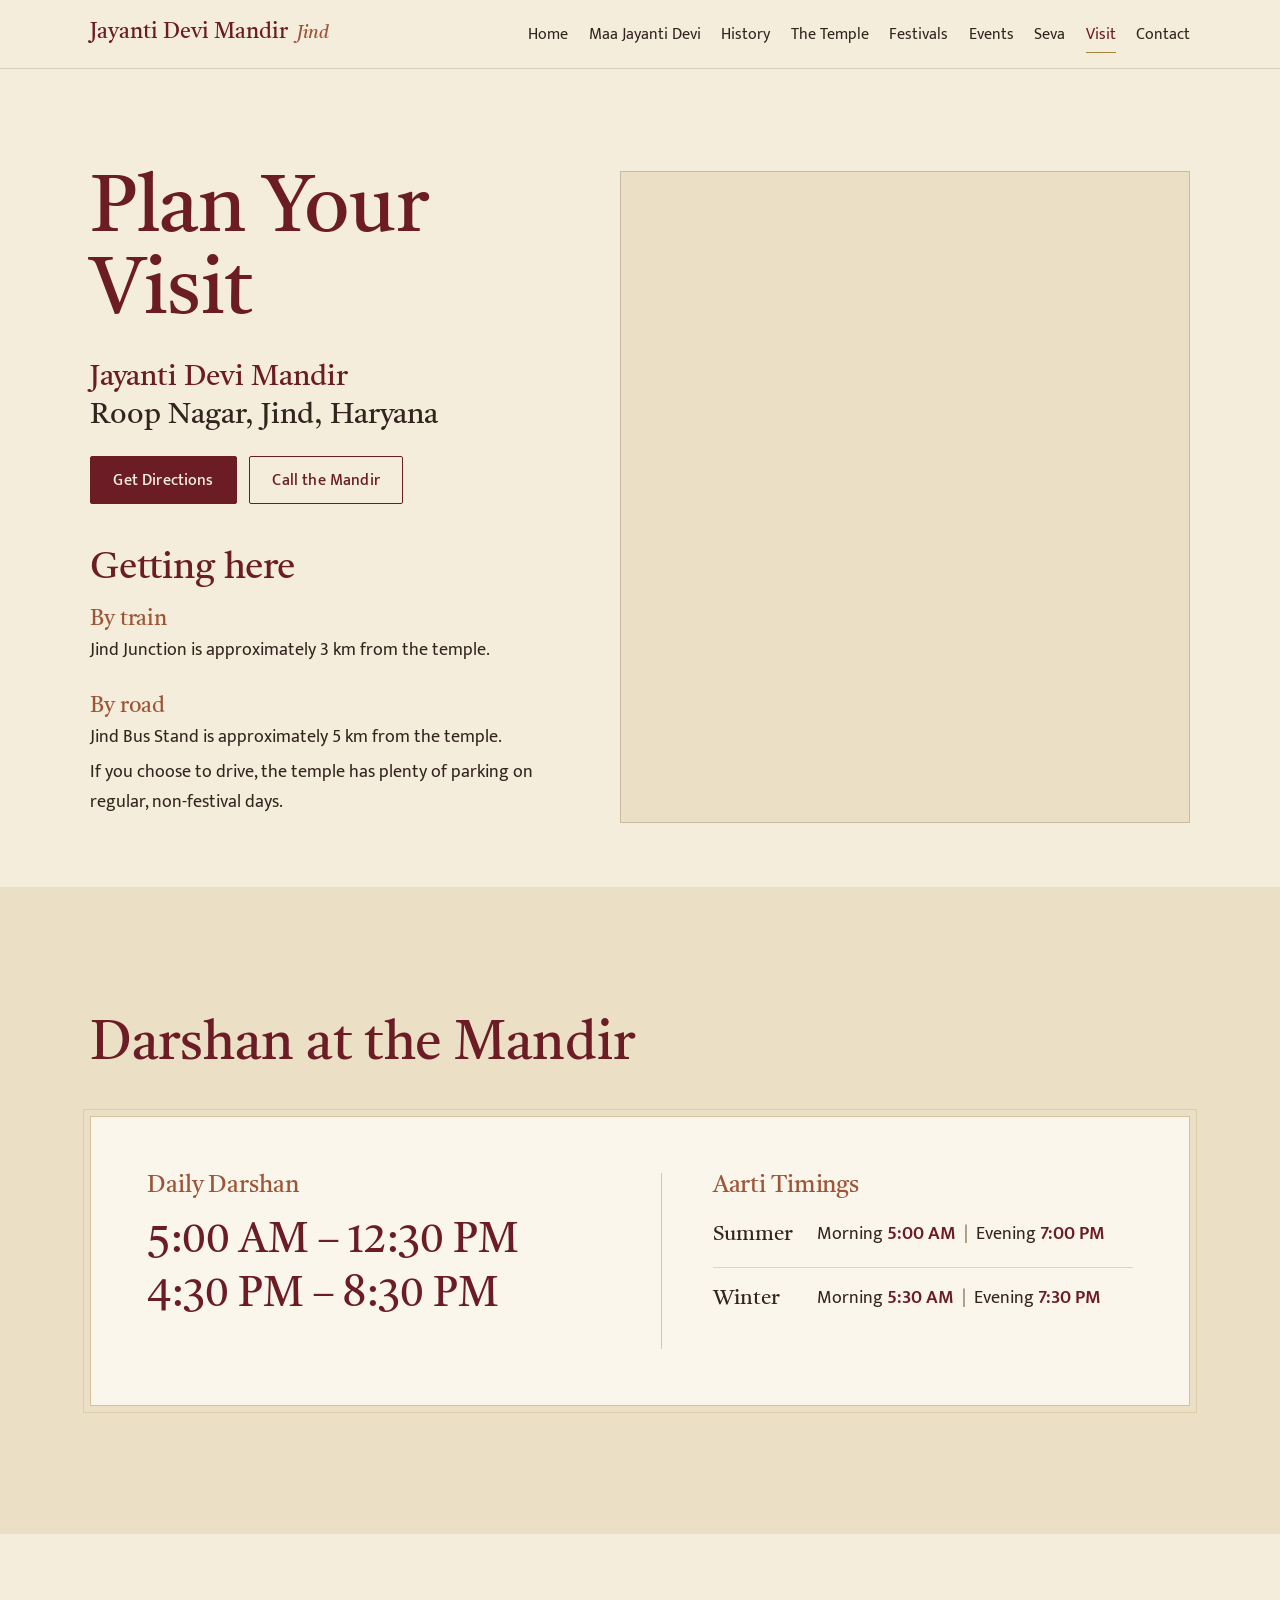
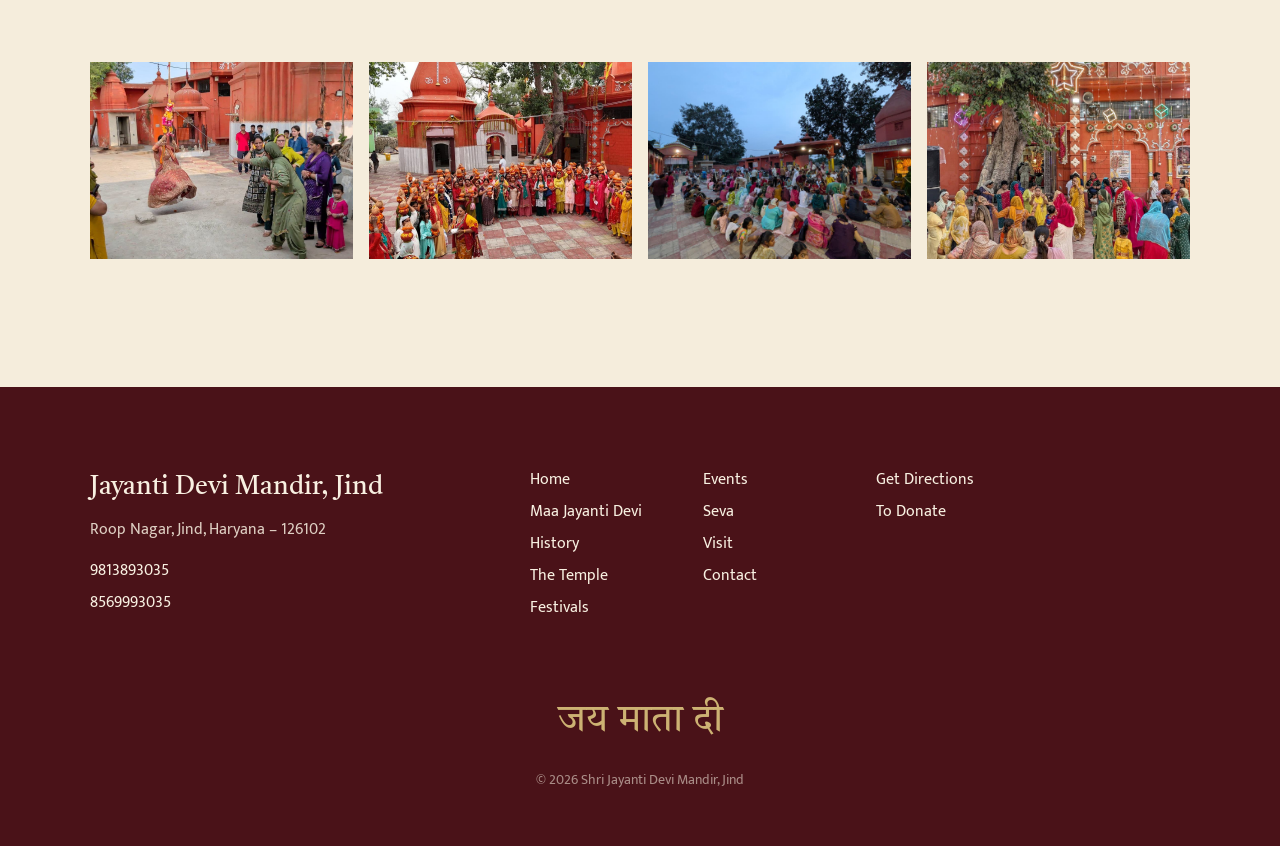
<file: visit.html>
<!doctype html>
<html lang="en" class="no-js">
<head>
<meta charset="utf-8">
<meta name="viewport" content="width=device-width, initial-scale=1, viewport-fit=cover">
<title>Plan Your Visit — Jayanti Devi Mandir, Jind</title>
<meta name="description" content="How to reach Jayanti Devi Mandir, Roop Nagar, Jind, Haryana.">
<meta name="theme-color" content="#4A1218">
<meta property="og:title" content="Plan Your Visit — Jayanti Devi Mandir, Jind">
<meta property="og:description" content="How to reach Jayanti Devi Mandir, Roop Nagar, Jind, Haryana.">
<meta property="og:image" content="hero-devi-wide.jpg">
<link rel="icon" href="favicon.svg" type="image/svg+xml">
<link rel="preload" href="tiro-devanagari-hindi-latin-400-normal.woff2" as="font" type="font/woff2" crossorigin>
<link rel="stylesheet" href="site.css">
<script>document.documentElement.classList.replace('no-js','js')</script>
</head>
<body>
<a class="skip" href="#main">Skip to content</a>
<header class="site-header">
  <div class="wrap bar">
    <a class="brand" href="index.html"><span class="brand-name">Jayanti Devi Mandir</span><span class="brand-place">Jind</span></a>
    <button class="menu-toggle" aria-expanded="false" aria-controls="site-nav"><span class="bars"><span></span></span>Menu</button>
    <nav class="nav" id="site-nav" aria-label="Main">
      <ul>
<li><a href="index.html">Home</a></li>
<li><a href="maa-jayanti-devi.html">Maa Jayanti Devi</a></li>
<li><a href="history.html">History</a></li>
<li><a href="temple.html">The Temple</a></li>
<li><a href="festivals.html">Festivals</a></li>
<li><a href="events.html">Events</a></li>
<li><a href="seva.html">Seva</a></li>
<li><a href="visit.html" aria-current="page">Visit</a></li>
<li><a href="contact.html">Contact</a></li>
      </ul>
    </nav>
  </div>
</header>

<main id="main">

<section class="page-head">
  <div class="wrap visit-grid">
    <div>
      <h1>Plan Your Visit</h1>
      <address class="address"><strong>Jayanti Devi Mandir</strong>Roop Nagar, Jind, Haryana</address>
      <div class="actions" style="margin-top:0">
        <a class="btn" href="https://www.google.com/maps/dir/?api=1&amp;destination=Jayanti+Devi+Mandir%2C+Roop+Nagar%2C+Jind%2C+Haryana" target="_blank" rel="noopener">Get Directions</a>
        <a class="btn btn-quiet" href="tel:+919813893035">Call the Mandir</a>
      </div>
      <h2 style="font-size:clamp(1.8rem,3vw,2.3rem);margin-top:2.75rem">Getting here</h2>
      <div class="ways" style="margin-top:1rem">
        <div><h3>By train</h3><p>Jind Junction is approximately 3 km from the temple.</p></div>
        <div><h3>By road</h3><p>Jind Bus Stand is approximately 5 km from the temple.</p><p>If you choose to drive, the temple has plenty of parking on regular, non-festival days.</p></div>
      </div>
    </div>
    <div class="map" style="min-height:28rem"><iframe src="https://maps.google.com/maps?q=Jayanti+Devi+Mandir,+Roop+Nagar,+Jind,+Haryana&amp;z=15&amp;output=embed" title="Map showing Jayanti Devi Mandir, Roop Nagar, Jind" loading="lazy" referrerpolicy="no-referrer-when-downgrade"></iframe></div>
  </div>
</section>

<section class="section band" aria-labelledby="darshan-title">
  <div class="wrap">
    <h2 id="darshan-title">Darshan at the Mandir</h2>
      <div class="darshan-card">
        <div>
          <h3>Daily Darshan</h3>
          <ul class="times">
            <li>5:00 AM – 12:30 PM</li>
            <li>4:30 PM – 8:30 PM</li>
          </ul>
        </div>
        <div class="rule" aria-hidden="true"></div>
        <div>
          <h3>Aarti Timings</h3>
          <dl>
            <div class="season"><dt>Summer</dt><dd><span class="t">Morning <b>5:00 AM</b></span><span class="sep">|</span><span class="t">Evening <b>7:00 PM</b></span></dd></div>
            <div class="season"><dt>Winter</dt><dd><span class="t">Morning <b>5:30 AM</b></span><span class="sep">|</span><span class="t">Evening <b>7:30 PM</b></span></dd></div>
          </dl>
        </div>
      </div>
  </div>
</section>

<section class="section">
  <div class="wrap">
    <div class="gallery-strip" style="margin-top:0">
      <figure class="ph reveal "><img src="exterior-celebration.jpg" width="1400" height="788" alt="The temple exterior during a celebration" loading="lazy" decoding="async"></figure>
      <figure class="ph reveal "><img src="kalash-temple.jpg" width="1400" height="788" alt="The temple shikhara with devotees" loading="lazy" decoding="async" style="object-position:20% 50%"></figure>
      <figure class="ph reveal "><img src="courtyard-dusk.jpg" width="1280" height="960" alt="The temple courtyard at dusk" loading="lazy" decoding="async"></figure>
      <figure class="ph reveal "><img src="courtyard-lights.jpg" width="1400" height="1050" alt="The courtyard decorated with lights" loading="lazy" decoding="async"></figure>
    </div>
  </div>
</section>

</main>

<footer class="site-footer">
  <div class="wrap">
    <div class="foot-grid">
      <div>
        <p class="foot-name">Jayanti Devi Mandir, Jind</p>
        <address>Roop Nagar, Jind, Haryana – 126102</address>
        <ul style="margin-top:.9rem">
          <li><a href="tel:+919813893035">9813893035</a></li>
          <li><a href="tel:+918569993035">8569993035</a></li>
        </ul>
      </div>
      <nav aria-label="Footer">
        <ul class="foot-nav">
<li><a href="index.html">Home</a></li>
<li><a href="maa-jayanti-devi.html">Maa Jayanti Devi</a></li>
<li><a href="history.html">History</a></li>
<li><a href="temple.html">The Temple</a></li>
<li><a href="festivals.html">Festivals</a></li>
<li><a href="events.html">Events</a></li>
<li><a href="seva.html">Seva</a></li>
<li><a href="visit.html">Visit</a></li>
<li><a href="contact.html">Contact</a></li>
        </ul>
      </nav>
      <div>
        <ul>
          <li><a href="https://www.google.com/maps/dir/?api=1&amp;destination=Jayanti+Devi+Mandir%2C+Roop+Nagar%2C+Jind%2C+Haryana" target="_blank" rel="noopener">Get Directions</a></li>
          <li><a href="seva.html#donate">To Donate</a></li>
          <!-- Social links: replace # with the temple's real profile URLs, then remove these comment markers.
          <li><a href="#" rel="noopener">YouTube</a></li>
          <li><a href="#" rel="noopener">Facebook</a></li>
          <li><a href="#" rel="noopener">Instagram</a></li>
          -->
        </ul>
      </div>
    </div>
    <p class="jmd" lang="hi">जय माता दी</p>
    <p class="foot-base">© <span data-year>2026</span> Shri Jayanti Devi Mandir, Jind</p>
  </div>
</footer>

<nav class="quickbar" aria-label="Quick actions">
  <a href="temple.html#darshan"><svg viewBox="0 0 24 24" fill="none" stroke-width="1.5" aria-hidden="true"><circle cx="12" cy="12" r="9"/><path d="M12 7v5l3 2"/></svg>Timings</a>
  <a href="tel:+919813893035"><svg viewBox="0 0 24 24" fill="none" stroke-width="1.5" aria-hidden="true"><path d="M5 4h4l2 5-2.5 1.5a11 11 0 0 0 5 5L15 13l5 2v4a2 2 0 0 1-2 2A16 16 0 0 1 3 6a2 2 0 0 1 2-2"/></svg>Call</a>
  <a href="https://www.google.com/maps/dir/?api=1&amp;destination=Jayanti+Devi+Mandir%2C+Roop+Nagar%2C+Jind%2C+Haryana" target="_blank" rel="noopener"><svg viewBox="0 0 24 24" fill="none" stroke-width="1.5" aria-hidden="true"><path d="M12 21s-7-6.2-7-11.5a7 7 0 0 1 14 0C19 14.8 12 21 12 21z"/><circle cx="12" cy="9.5" r="2.5"/></svg>Directions</a>
</nav>
<script src="site.js" defer></script>
</body>
</html>
</file>
<file: site.css>
/* Fonts are self-hosted (SIL Open Font License) so the site works without Google Fonts. */
@font-face { font-family: "Tiro Devanagari Hindi"; font-style: normal; font-weight: 400; font-display: swap; src: url(tiro-devanagari-hindi-latin-400-normal.woff2) format("woff2"); unicode-range: U+0000-00FF, U+0131, U+0152-0153, U+02BB-02BC, U+02C6, U+02DA, U+02DC, U+0304, U+0308, U+0329, U+2000-206F, U+20AC, U+2122, U+2191, U+2193, U+2212, U+2215, U+FEFF, U+FFFD; }
@font-face { font-family: "Tiro Devanagari Hindi"; font-style: normal; font-weight: 400; font-display: swap; src: url(tiro-devanagari-hindi-devanagari-400-normal.woff2) format("woff2"); unicode-range: U+0900-097F, U+1CD0-1CF9, U+200C-200D, U+20A8, U+20B9, U+20F0, U+25CC, U+A830-A839, U+A8E0-A8FF, U+11B00-11B09; }
@font-face { font-family: "Tiro Devanagari Hindi"; font-style: italic; font-weight: 400; font-display: swap; src: url(tiro-devanagari-hindi-latin-400-italic.woff2) format("woff2"); unicode-range: U+0000-00FF, U+0131, U+0152-0153, U+02BB-02BC, U+02C6, U+02DA, U+02DC, U+0304, U+0308, U+0329, U+2000-206F, U+20AC, U+2122, U+2191, U+2193, U+2212, U+2215, U+FEFF, U+FFFD; }
@font-face { font-family: "Tiro Devanagari Hindi"; font-style: italic; font-weight: 400; font-display: swap; src: url(tiro-devanagari-hindi-devanagari-400-italic.woff2) format("woff2"); unicode-range: U+0900-097F, U+1CD0-1CF9, U+200C-200D, U+20A8, U+20B9, U+20F0, U+25CC, U+A830-A839, U+A8E0-A8FF, U+11B00-11B09; }
@font-face { font-family: "Mukta"; font-style: normal; font-weight: 400; font-display: swap; src: url(mukta-latin-400-normal.woff2) format("woff2"); unicode-range: U+0000-00FF, U+0131, U+0152-0153, U+02BB-02BC, U+02C6, U+02DA, U+02DC, U+0304, U+0308, U+0329, U+2000-206F, U+20AC, U+2122, U+2191, U+2193, U+2212, U+2215, U+FEFF, U+FFFD; }
@font-face { font-family: "Mukta"; font-style: normal; font-weight: 500; font-display: swap; src: url(mukta-latin-500-normal.woff2) format("woff2"); unicode-range: U+0000-00FF, U+0131, U+0152-0153, U+02BB-02BC, U+02C6, U+02DA, U+02DC, U+0304, U+0308, U+0329, U+2000-206F, U+20AC, U+2122, U+2191, U+2193, U+2212, U+2215, U+FEFF, U+FFFD; }
@font-face { font-family: "Mukta"; font-style: normal; font-weight: 600; font-display: swap; src: url(mukta-latin-600-normal.woff2) format("woff2"); unicode-range: U+0000-00FF, U+0131, U+0152-0153, U+02BB-02BC, U+02C6, U+02DA, U+02DC, U+0304, U+0308, U+0329, U+2000-206F, U+20AC, U+2122, U+2191, U+2193, U+2212, U+2215, U+FEFF, U+FFFD; }
@font-face { font-family: "Mukta"; font-style: normal; font-weight: 400; font-display: swap; src: url(mukta-devanagari-400-normal.woff2) format("woff2"); unicode-range: U+0900-097F, U+1CD0-1CF9, U+200C-200D, U+20A8, U+20B9, U+20F0, U+25CC, U+A830-A839, U+A8E0-A8FF, U+11B00-11B09; }
@font-face { font-family: "Mukta"; font-style: normal; font-weight: 500; font-display: swap; src: url(mukta-devanagari-500-normal.woff2) format("woff2"); unicode-range: U+0900-097F, U+1CD0-1CF9, U+200C-200D, U+20A8, U+20B9, U+20F0, U+25CC, U+A830-A839, U+A8E0-A8FF, U+11B00-11B09; }

/* Shri Jayanti Devi Mandir, Jind — site styles
   Palette: aged parchment, temple maroon, muted terracotta, warm stone, antique gold. */

:root {
  --parchment: #F5EDDC;
  --parchment-deep: #EBDFC6;
  --paper: #FBF6EC;
  --stone: #CDBC9E;
  --stone-dark: #8A775F;
  --maroon: #6B1C24;
  --maroon-deep: #4A1218;
  --terracotta: #9E5537;
  --gold: #A6843D;
  --gold-soft: #CDB273;
  --ink: #33251E;
  --ink-soft: #5F4E44;
  --ivory: #F8F0E1;

  --serif: "Tiro Devanagari Hindi", "Iowan Old Style", Georgia, serif;
  --sans: "Mukta", "Segoe UI", system-ui, sans-serif;

  --wrap: 1180px;
  --text: 38rem;
  --gutter: clamp(1rem, 4vw, 2.5rem);
  --space: clamp(4.5rem, 10vw, 8.5rem);
  --header-h: 4.25rem;
}

@view-transition { navigation: auto; }

*, *::before, *::after { box-sizing: border-box; }
html { -webkit-text-size-adjust: 100%; scroll-behavior: smooth; scroll-padding-top: calc(var(--header-h) + 1rem); }
@media (prefers-reduced-motion: reduce) { html { scroll-behavior: auto; } }

body {
  margin: 0;
  background: var(--parchment);
  color: var(--ink);
  font-family: var(--sans);
  font-size: 1.125rem;
  line-height: 1.65;
  font-weight: 400;
  text-rendering: optimizeLegibility;
}
img { display: block; max-width: 100%; height: auto; }
a { color: var(--maroon); text-decoration-thickness: 1px; text-underline-offset: .2em; }
a:hover { color: var(--terracotta); }
:focus-visible { outline: 2px solid var(--gold); outline-offset: 3px; border-radius: 2px; }

h1, h2, h3, h4 { font-family: var(--serif); font-weight: 400; line-height: 1.12; margin: 0 0 .5em; color: var(--maroon); letter-spacing: -.005em; }
h2 { font-size: clamp(2.1rem, 4.6vw, 3.4rem); }
h3 { font-size: clamp(1.5rem, 2.6vw, 1.95rem); }
p { margin: 0 0 1.1em; max-width: var(--text); }
.serif { font-family: var(--serif); }
.sub { font-family: var(--serif); font-style: italic; color: var(--terracotta); font-size: clamp(1.25rem, 2.2vw, 1.55rem); margin-top: -.3em; }
.lede { font-family: var(--serif); font-size: clamp(1.3rem, 2.3vw, 1.6rem); line-height: 1.5; color: var(--ink); }

.wrap { width: 100%; max-width: var(--wrap); margin: 0 auto; padding: 0 var(--gutter); }
.wrap-wide { width: 100%; max-width: 1440px; margin: 0 auto; padding: 0 var(--gutter); }
.section { padding: var(--space) 0; }
.section + .section { padding-top: 0; }
.band { background: var(--parchment-deep); }
.band + .section, .section + .band { padding-top: var(--space); }
.skip { position: absolute; left: -999px; top: 0; background: var(--maroon); color: var(--ivory); padding: .6rem 1rem; z-index: 100; }
.skip:focus { left: 1rem; top: 1rem; }

/* ---------- Buttons ---------- */
.btn {
  display: inline-flex; align-items: center; justify-content: center; gap: .5em;
  min-height: 3rem; padding: .7rem 1.4rem;
  font: 500 1rem/1.2 var(--sans); letter-spacing: .01em;
  text-decoration: none; border-radius: 2px;
  border: 1px solid var(--maroon); background: var(--maroon); color: var(--ivory);
  transition: background-color .25s ease, color .25s ease, border-color .25s ease;
}
.btn:hover { background: var(--maroon-deep); border-color: var(--maroon-deep); color: var(--ivory); }
.btn-quiet { background: transparent; color: var(--maroon); }
.btn-quiet:hover { background: var(--maroon); color: var(--ivory); }
.btn-light { background: var(--ivory); color: var(--maroon-deep); border-color: var(--ivory); }
.btn-light:hover { background: transparent; color: var(--ivory); border-color: var(--ivory); }
.btn-ghost-light { background: transparent; color: var(--ivory); border-color: rgba(248,240,225,.6); }
.btn-ghost-light:hover { background: var(--ivory); color: var(--maroon-deep); border-color: var(--ivory); }
.actions { display: flex; flex-wrap: wrap; gap: .75rem; margin-top: 1.75rem; }
.textlink { font-weight: 500; text-decoration: none; border-bottom: 1px solid var(--gold); padding-bottom: 1px; }
.textlink:hover { border-color: var(--terracotta); }

/* ---------- Header ---------- */
.site-header {
  position: sticky; top: 0; z-index: 50;
  background: rgba(245,237,220,.96);
  backdrop-filter: saturate(1.2) blur(6px);
  border-bottom: 1px solid rgba(138,119,95,.28);
}
.site-header .bar { display: flex; align-items: center; justify-content: space-between; height: var(--header-h); gap: 1.5rem; }
.brand { display: flex; align-items: baseline; gap: .55rem; text-decoration: none; color: var(--maroon); white-space: nowrap; }
.brand-name { font-family: var(--serif); font-size: 1.35rem; line-height: 1; }
.brand-place { font-family: var(--serif); font-style: italic; color: var(--terracotta); font-size: 1.1rem; }
.nav ul { list-style: none; margin: 0; padding: 0; display: flex; gap: clamp(.9rem, 1.6vw, 1.6rem); }
.nav a { color: var(--ink); text-decoration: none; font-size: .98rem; padding: .35rem 0; border-bottom: 1px solid transparent; white-space: nowrap; }
.nav a:hover { color: var(--maroon); border-color: var(--stone); }
.nav a[aria-current="page"] { color: var(--maroon); border-color: var(--gold); }
.menu-toggle { display: none; }

@media (max-width: 1080px) {
  .menu-toggle {
    display: inline-flex; align-items: center; gap: .55rem;
    background: none; border: 1px solid var(--stone); border-radius: 2px;
    font: 500 1rem var(--sans); color: var(--maroon); padding: .5rem .85rem; min-height: 2.75rem; cursor: pointer;
  }
  .menu-toggle .bars { width: 18px; height: 12px; position: relative; display: inline-block; }
  .menu-toggle .bars::before, .menu-toggle .bars::after, .menu-toggle .bars span {
    content: ""; position: absolute; left: 0; right: 0; height: 1.5px; background: currentColor; transition: transform .25s ease, opacity .2s ease;
  }
  .menu-toggle .bars::before { top: 0; } .menu-toggle .bars span { top: 5px; } .menu-toggle .bars::after { bottom: 0; }
  .menu-open .menu-toggle .bars::before { transform: translateY(5.25px) rotate(45deg); }
  .menu-open .menu-toggle .bars::after { transform: translateY(-5.25px) rotate(-45deg); }
  .menu-open .menu-toggle .bars span { opacity: 0; }
  .nav {
    position: fixed; inset: var(--header-h) 0 0 0; background: var(--parchment);
    padding: 1.5rem var(--gutter) 6rem; overflow-y: auto;
    opacity: 0; visibility: hidden; transition: opacity .25s ease, visibility .25s;
  }
  .menu-open .nav { opacity: 1; visibility: visible; }
  .nav ul { flex-direction: column; gap: 0; }
  .nav li { border-bottom: 1px solid rgba(138,119,95,.25); }
  .nav a { display: block; font-family: var(--serif); font-size: 1.6rem; padding: .85rem 0; border: 0; color: var(--maroon); }
  .nav a[aria-current="page"] { color: var(--terracotta); }
  .menu-open { overflow: hidden; }
}

/* ---------- Mobile quick bar ---------- */
.quickbar { display: none; }
@media (max-width: 760px) {
  .quickbar {
    display: grid; grid-template-columns: repeat(3, 1fr);
    position: fixed; left: 0; right: 0; bottom: 0; z-index: 60;
    background: var(--maroon-deep); border-top: 1px solid rgba(205,178,115,.35);
    padding-bottom: env(safe-area-inset-bottom);
  }
  .quickbar a { display: flex; flex-direction: column; align-items: center; gap: .15rem; padding: .6rem .25rem .55rem; color: var(--ivory); text-decoration: none; font-size: .85rem; line-height: 1.2; }
  .quickbar a + a { border-left: 1px solid rgba(248,240,225,.14); }
  .quickbar svg { width: 20px; height: 20px; stroke: var(--gold-soft); }
  body { padding-bottom: calc(3.6rem + env(safe-area-inset-bottom)); }
}

/* ---------- Image reveal (quiet) ---------- */
.js .reveal img, .js img.reveal { opacity: 0; transition: opacity 1.4s ease; }
.js .reveal.is-in img, .js img.reveal.is-in { opacity: 1; }
@media (prefers-reduced-motion: reduce) { .js .reveal img, .js img.reveal { opacity: 1; transition: none; } }

figure { margin: 0; }
.ph { position: relative; overflow: hidden; background: var(--parchment-deep); }
.ph img { width: 100%; height: 100%; object-fit: cover; }

/* ---------- Hero ---------- */
.hero { position: relative; min-height: min(88svh, 860px); display: flex; align-items: flex-end; color: var(--ivory); background: var(--maroon-deep); overflow: hidden; }
.hero picture, .hero picture img { position: absolute; inset: 0; width: 100%; height: 100%; object-fit: cover; }
.hero picture img { object-position: 50% 30%; }
.hero::after {
  content: ""; position: absolute; inset: 0;
  background:
    linear-gradient(90deg, rgba(42,10,13,.78) 0%, rgba(42,10,13,.45) 42%, rgba(42,10,13,0) 72%),
    linear-gradient(0deg, rgba(42,10,13,.7) 0%, rgba(42,10,13,0) 45%);
}
.hero .wrap { position: relative; z-index: 1; text-shadow: 0 1px 14px rgba(30,6,9,.35); padding-top: 6rem; padding-bottom: clamp(3rem, 8vw, 6rem); }
.hero h1 { color: var(--gold-soft); font-size: clamp(1.15rem, 2vw, 1.4rem); font-style: italic; margin-bottom: .9rem; }
.hero .hero-line { font-family: var(--serif); font-size: clamp(2.5rem, 6.2vw, 5.1rem); line-height: 1.04; margin: 0 0 1.4rem; max-width: 13.5em; color: var(--ivory); }
.hero .hero-line span { display: block; }
.hero p.intro { max-width: 34rem; font-size: clamp(1.05rem, 1.6vw, 1.2rem); color: rgba(248,240,225,.92); }
@media (min-width: 900px) {
  .hero picture { left: 28%; }
  .hero picture img { object-position: 50% 35%; }
  .hero::after {
    background:
      linear-gradient(90deg, var(--maroon-deep) 0%, var(--maroon-deep) 28%, rgba(74,18,24,.55) 40%, rgba(74,18,24,0) 58%),
      linear-gradient(0deg, rgba(42,10,13,.45) 0%, rgba(42,10,13,0) 35%);
  }
}
@media (max-width: 760px) {
  /* Mobile: the photograph of Maa stands clear above the words, never beneath them */
  .hero { display: block; min-height: 0; }
  .hero::after { display: none; }
  .hero picture { position: relative; display: block; height: 62svh; min-height: 22rem; }
  .hero picture img { object-position: 50% 32%; }
  .hero picture::after { content: ""; position: absolute; left: 0; right: 0; bottom: 0; height: 35%; background: linear-gradient(0deg, var(--maroon-deep), rgba(74,18,24,0)); }
  .hero .wrap { padding-top: .5rem; margin-top: -2.5rem; padding-bottom: 3rem; text-shadow: none; }
}

/* ---------- Page header (inner pages) ---------- */
.page-head { padding: clamp(3.5rem, 8vw, 6.5rem) 0 clamp(2.5rem, 5vw, 4rem); }
.page-head h1 { font-size: clamp(2.7rem, 6.5vw, 5rem); line-height: 1.02; margin-bottom: .3em; }
.page-head .sub { font-size: clamp(1.35rem, 2.6vw, 1.85rem); }
.split { display: grid; gap: clamp(2rem, 5vw, 4.5rem); align-items: center; }
@media (min-width: 900px) {
  .split { grid-template-columns: 1fr 1fr; }
  .split.text-left { grid-template-columns: 1.05fr .95fr; }
  .split.img-left { grid-template-columns: .9fr 1.1fr; }
}

/* Arch frame — echoes the sanctum niche */
.arch { border-radius: 50% 50% 0 0 / 22% 22% 0 0; overflow: hidden; }
.arch-tall { aspect-ratio: 3 / 4; }

/* ---------- The story band ---------- */
.story { background: var(--maroon-deep); color: var(--ivory); padding: var(--space) 0; position: relative; }
.story a { color: var(--gold-soft); }
.story .opening { max-width: 40rem; margin: 0 auto; }
.story .opening .lede { color: var(--gold-soft); font-style: italic; margin-bottom: .8em; }
.story .opening p { color: rgba(248,240,225,.9); }
.story h2 { color: var(--ivory); text-align: center; font-size: clamp(2.6rem, 7vw, 5.4rem); line-height: 1.02; margin: clamp(3.5rem, 7vw, 5.5rem) 0 clamp(2.5rem, 5vw, 4rem); }
.story h2 span { display: block; }
.story h2 span:nth-child(2) { color: var(--gold-soft); }

.stages { list-style: none; margin: 0 auto; padding: 0; display: grid; gap: 0; max-width: 64rem; }
.stage { text-align: center; position: relative; }
.stage .ph { width: min(15rem, 70vw); margin: 0 auto 1.25rem; aspect-ratio: 3/4; border: 1px solid rgba(205,178,115,.45); padding: 6px; background: transparent; }
.stage .ph img { border-radius: inherit; }
.stage .kicker { font-family: var(--serif); font-style: italic; color: var(--gold-soft); font-size: 1.15rem; display: block; margin-bottom: .2rem; }
.stage .name { font-family: var(--serif); font-size: clamp(1.7rem, 3vw, 2.2rem); line-height: 1.1; display: block; color: var(--ivory); }
.stage .gloss { display: block; color: rgba(248,240,225,.75); font-size: 1rem; margin-top: .3rem; }
.stage-link { display: flex; justify-content: center; align-items: center; height: 4.5rem; }
.stage-link::before { content: ""; width: 1px; height: 100%; background: linear-gradient(var(--gold-soft), rgba(205,178,115,.2)); }
.stage-link::after { content: ""; position: absolute; width: 7px; height: 7px; border-right: 1px solid var(--gold-soft); border-bottom: 1px solid var(--gold-soft); transform: translateY(1.9rem) rotate(45deg); }
.stage-link { position: relative; }
@media (min-width: 860px) {
  .stages { grid-template-columns: 1fr 5rem 1fr 5rem 1fr; align-items: start; }
  .stage-link { height: auto; padding-top: 9.5rem; }
  .stage-link::before { width: 100%; height: 1px; background: linear-gradient(90deg, rgba(205,178,115,.25), var(--gold-soft)); }
  .stage-link::after { transform: translateX(calc(2.5rem - 4px)) rotate(-45deg); }
}

/* The Jaintapuri → Jind transformation */
.morph { margin: clamp(3.5rem, 8vw, 6rem) auto 0; text-align: center; font-family: var(--serif); }
.morph .from, .morph .to { display: inline-block; vertical-align: middle; }
.morph .from { font-size: clamp(2.2rem, 7vw, 5rem); line-height: 1; color: var(--ivory); letter-spacing: .01em; }
.morph .from span { display: inline-block; transition: opacity 1s ease, color 1s ease; }
.morph .arrow { display: inline-block; vertical-align: middle; width: clamp(3rem, 9vw, 7rem); height: 1px; background: var(--gold-soft); margin: 0 clamp(.75rem, 2.5vw, 2rem); position: relative; transform-origin: left center; transition: transform 1s ease; }
.morph .arrow::after { content: ""; position: absolute; right: 0; top: -4px; width: 8px; height: 8px; border-top: 1px solid var(--gold-soft); border-right: 1px solid var(--gold-soft); transform: rotate(45deg); }
.morph .to { font-size: clamp(3.4rem, 12vw, 8.5rem); line-height: .9; color: var(--gold-soft); transition: opacity 1.2s ease, transform 1.2s ease; }
.morph .note { display: block; font-family: var(--sans); font-size: 1rem; color: rgba(248,240,225,.7); margin-top: 1.4rem; }
.js .morph:not(.is-in) .from span.drop { opacity: 1; }
.js .morph:not(.is-in) .arrow { transform: scaleX(0); }
.js .morph:not(.is-in) .to { opacity: 0; transform: translateY(.15em); }
.morph.is-in .from span.drop, .no-js .morph .from span.drop { opacity: .28; }
.morph.is-in .from span.keep, .no-js .morph .from span.keep { color: var(--gold-soft); }
.morph.is-in .arrow { transition-delay: 1.5s; }
.morph.is-in .to { transition-delay: 2.1s; }
@media (max-width: 640px) {
  .morph .from, .morph .to { display: block; }
  .morph .arrow { display: block; width: 1px; height: 3rem; margin: 1rem auto; transform-origin: top center; }
  .morph .arrow::after { right: -4px; top: auto; bottom: 0; transform: rotate(135deg); }
  .js .morph:not(.is-in) .arrow { transform: scaleY(0); }
}
@media (prefers-reduced-motion: reduce) {
  .morph .from span, .morph .arrow, .morph .to { transition: none !important; }
}
.story .closing { text-align: center; max-width: 36rem; margin: clamp(2.5rem, 5vw, 3.5rem) auto 0; }
.story .closing .serif { font-size: clamp(1.4rem, 2.6vw, 1.85rem); line-height: 1.35; color: var(--ivory); margin: 0 auto 1.5rem; }
.story .today { max-width: 40rem; margin: clamp(3.5rem, 7vw, 5rem) auto 0; padding-top: 2.5rem; border-top: 1px solid rgba(205,178,115,.3); }
.story .today p { color: rgba(248,240,225,.9); }

/* Record notes: how the copy separates official record from tradition */
.record { border-left: 2px solid var(--gold); padding: .2rem 0 .2rem 1.25rem; font-size: 1.02rem; color: var(--ink-soft); max-width: var(--text); }
.story .record { color: rgba(248,240,225,.78); border-color: var(--gold-soft); }

/* ---------- Timeline ---------- */
.timeline { list-style: none; padding: 0; margin: clamp(3rem, 6vw, 4.5rem) 0 0; display: grid; grid-template-columns: repeat(6, 1fr); position: relative; }
.timeline::before { content: ""; position: absolute; left: 0; right: 0; top: 7px; height: 1px; background: var(--stone); }
.timeline li { position: relative; padding-top: 1.6rem; padding-right: 1rem; font-family: var(--serif); font-size: 1.2rem; line-height: 1.2; color: var(--ink); }
.timeline li::before { content: ""; position: absolute; top: 2px; left: 0; width: 11px; height: 11px; border-radius: 50%; background: var(--parchment); border: 1px solid var(--gold); }
.timeline li.mark::before { background: var(--maroon); border-color: var(--maroon); }
.timeline a { color: inherit; text-decoration: none; }
.timeline a:hover { color: var(--terracotta); }
@media (max-width: 760px) {
  .timeline { grid-template-columns: 1fr; gap: 1.1rem; padding-left: 1.6rem; }
  .timeline::before { left: 5px; right: auto; top: .5rem; bottom: .5rem; width: 1px; height: auto; }
  .timeline li { padding-top: 0; }
  .timeline li::before { left: -1.6rem; top: .3rem; }
}

/* ---------- Mosaic (temple photos) ---------- */
.mosaic { display: grid; gap: clamp(.75rem, 1.6vw, 1.25rem); grid-template-columns: repeat(6, 1fr); grid-auto-rows: clamp(9rem, 17vw, 15rem); margin-top: clamp(2.5rem, 5vw, 4rem); }
.mosaic .ph:nth-child(1) { grid-column: span 4; grid-row: span 2; }
.mosaic .ph:nth-child(2) { grid-column: span 2; grid-row: span 2; }
.mosaic .ph:nth-child(3) { grid-column: span 2; }
.mosaic .ph:nth-child(4) { grid-column: span 2; }
.mosaic .ph:nth-child(5) { grid-column: span 2; }
.mosaic .ph:nth-child(6) { grid-column: span 3; grid-row: span 2; }
.mosaic .ph:nth-child(7) { grid-column: span 3; grid-row: span 2; }
@media (max-width: 760px) {
  .mosaic { grid-template-columns: 1fr 1fr; grid-auto-rows: 42vw; grid-auto-flow: dense; }
  .mosaic .ph:nth-child(n) { grid-column: span 1; grid-row: span 1; }
  .mosaic .ph:nth-child(1), .mosaic .ph:nth-child(6) { grid-column: span 2; grid-row: span 1; }
  .mosaic .ph:nth-child(2) { grid-row: span 2; }
}

/* ---------- Darshan ---------- */
.darshan-card {
  background: var(--paper); border: 1px solid rgba(166,132,61,.45); outline: 1px solid rgba(166,132,61,.2); outline-offset: 6px;
  padding: clamp(1.75rem, 4.5vw, 3.5rem); display: grid; gap: 2.5rem; margin-top: 2.5rem;
}
@media (min-width: 820px) { .darshan-card { grid-template-columns: 1.1fr 1px 1fr; gap: clamp(2rem, 4vw, 3.5rem); } .darshan-card .rule { background: rgba(166,132,61,.4); } }
.darshan-card h3 { font-size: 1.5rem; margin-bottom: 1.1rem; color: var(--terracotta); }
.times { list-style: none; padding: 0; margin: 0; }
.times li { font-family: var(--serif); font-size: clamp(1.9rem, 4vw, 2.6rem); line-height: 1.15; color: var(--maroon); margin-bottom: .4rem; white-space: nowrap; }
.season { display: grid; grid-template-columns: 5.5rem 1fr; gap: .2rem 1rem; padding: .9rem 0; border-top: 1px solid rgba(166,132,61,.3); }
.season:first-of-type { border-top: 0; padding-top: 0; }
.season dt { font-family: var(--serif); font-size: 1.3rem; color: var(--ink); }
.season dd { margin: 0; font-size: 1.1rem; }
.season dd b { font-weight: 600; color: var(--maroon); font-size: 1.2rem; white-space: nowrap; }
.season dd span.t { white-space: nowrap; }
@media (max-width: 480px) { .season { grid-template-columns: 1fr; } .season dd .sep { display: none; } .season dd span.t { display: block; } }
.season dd .sep { color: var(--stone-dark); margin: 0 .5rem; }

/* ---------- Festival grid ---------- */
.fest-grid { display: grid; gap: clamp(.6rem, 1.2vw, 1rem); grid-template-columns: repeat(4, 1fr); grid-auto-rows: clamp(11rem, 19vw, 16.5rem); margin-top: clamp(2.5rem, 5vw, 3.5rem); }
.fest-grid a { position: relative; display: block; overflow: hidden; color: var(--ivory); text-decoration: none; background: var(--maroon-deep); }
.fest-grid a img { width: 100%; height: 100%; object-fit: cover; transition: transform 1.6s ease, opacity 1.4s ease; }
.fest-grid a:hover img { transform: scale(1.035); }
.fest-grid a::after { content: ""; position: absolute; inset: 0; background: linear-gradient(0deg, rgba(42,10,13,.85) 0%, rgba(42,10,13,.1) 50%, rgba(42,10,13,0) 70%); }
.fest-grid .label { position: absolute; left: 1.1rem; right: 1.1rem; bottom: .95rem; z-index: 1; font-family: var(--serif); font-size: clamp(1.25rem, 1.9vw, 1.55rem); line-height: 1.15; }
.fest-grid a:first-child { grid-column: span 2; grid-row: span 2; }
.fest-grid a:first-child .label { font-size: clamp(1.6rem, 3vw, 2.4rem); left: 1.6rem; bottom: 1.4rem; }
.fest-grid a:nth-last-child(-n+2) { grid-column: span 2; }
@media (max-width: 760px) {
  .fest-grid { grid-template-columns: 1fr 1fr; grid-auto-rows: 44vw; }
  .fest-grid a:first-child { grid-column: span 2; grid-row: span 2; }
  .fest-grid a:nth-last-child(-n+2) { grid-column: span 1; }
}
@media (prefers-reduced-motion: reduce) { .fest-grid a img { transition: none; } .fest-grid a:hover img { transform: none; } }

/* ---------- Kanya Pujan ---------- */
.kanya-lead { aspect-ratio: 21 / 9; margin-top: clamp(2rem, 4vw, 3rem); }
@media (max-width: 760px) { .kanya-lead { aspect-ratio: 4 / 3; } }
.kanya-body { display: grid; gap: clamp(2rem, 5vw, 4rem); margin-top: clamp(2.5rem, 5vw, 4rem); }
@media (min-width: 900px) { .kanya-body { grid-template-columns: 1fr 1fr; align-items: start; } }
.pair { display: grid; grid-template-columns: 1fr 1fr; gap: clamp(.75rem, 1.6vw, 1.25rem); }
.pair .ph { aspect-ratio: 3 / 4; }
.pair .ph:nth-child(2) { margin-top: 3rem; }
.news { margin-top: clamp(3rem, 6vw, 4.5rem); padding-top: 2rem; border-top: 1px solid rgba(138,119,95,.3); }
.news h3 { font-size: 1.35rem; color: var(--ink); }
.news-row { display: grid; grid-template-columns: repeat(3, 1fr); gap: clamp(.75rem, 2vw, 1.5rem); }
.news-row a { display: block; background: var(--paper); padding: .6rem; border: 1px solid rgba(138,119,95,.3); text-decoration: none; color: var(--ink-soft); font-size: .92rem; }
.news-row a:hover { border-color: var(--gold); }
.news-row .ph { aspect-ratio: 4 / 5; }
.news-row .ph img { object-position: top; }
.news-row span { display: block; padding-top: .5rem; }
@media (max-width: 600px) { .news-row { grid-template-columns: repeat(3, 70vw); overflow-x: auto; scroll-snap-type: x mandatory; padding-bottom: .5rem; } .news-row a { scroll-snap-align: start; } }

/* ---------- Seva & donation ---------- */
.seva-grid { display: grid; gap: clamp(2.5rem, 6vw, 5rem); align-items: start; }
@media (min-width: 900px) { .seva-grid { grid-template-columns: 1.1fr .9fr; } }
.donate {
  background: var(--paper); border: 1px solid rgba(166,132,61,.45);
  padding: clamp(1.5rem, 4vw, 2.5rem); text-align: center;
}
.donate h3 { margin-bottom: .1rem; }
.donate .scan { font-family: var(--serif); font-style: italic; color: var(--terracotta); font-size: 1.25rem; margin: 0 auto 1.25rem; }
.donate .qr { width: min(17rem, 100%); margin: 0 auto; background: #fff; padding: .5rem; border: 1px solid rgba(138,119,95,.3); }
.donate dl { margin: 1.5rem auto 0; display: grid; grid-template-columns: auto 1fr; gap: .35rem 1rem; text-align: left; font-size: 1rem; max-width: 22rem; }
.donate dt { color: var(--stone-dark); }
.donate dd { margin: 0; color: var(--ink); word-break: break-word; font-weight: 500; }
.donate .upi-btn { margin-top: 1.25rem; }
.donate .fine { font-size: .9rem; color: var(--ink-soft); margin: 1rem auto 0; }
@media (min-width: 761px) { .donate .upi-btn { display: none; } }
.serve-list { list-style: none; padding: 0; margin: 1.5rem 0 0; display: grid; grid-template-columns: repeat(auto-fill, minmax(14rem, 1fr)); gap: 0 2rem; }
.serve-list li { font-family: var(--serif); font-size: 1.3rem; padding: .85rem 0; border-bottom: 1px solid rgba(138,119,95,.3); color: var(--maroon); }

/* ---------- Visit ---------- */
.visit-grid { display: grid; gap: clamp(2rem, 5vw, 4rem); align-items: stretch; }
@media (min-width: 900px) { .visit-grid { grid-template-columns: .9fr 1.1fr; } }
.address { font-family: var(--serif); font-size: clamp(1.4rem, 2.6vw, 1.8rem); line-height: 1.35; color: var(--ink); margin: 0 0 1.25rem; font-style: normal; }
.address strong { font-weight: 400; color: var(--maroon); display: block; }
.map { min-height: 22rem; border: 1px solid rgba(138,119,95,.35); background: var(--parchment-deep); position: relative; }
.map iframe { position: absolute; inset: 0; width: 100%; height: 100%; border: 0; filter: sepia(.18) saturate(.9); }
.ways { display: grid; gap: 1.5rem; margin: 2rem 0 0; }
.ways h3 { font-size: 1.35rem; margin-bottom: .25rem; color: var(--terracotta); }
.ways p { margin: 0 0 .3em; }
.phones { list-style: none; padding: 0; margin: 0 0 1rem; }
.phones a { font-family: var(--serif); font-size: clamp(1.5rem, 3vw, 2rem); text-decoration: none; color: var(--maroon); }
.phones a:hover { color: var(--terracotta); }
.gallery-strip { display: grid; grid-template-columns: repeat(4, 1fr); gap: clamp(.6rem, 1.4vw, 1rem); margin-top: clamp(2.5rem, 5vw, 4rem); }
.gallery-strip .ph { aspect-ratio: 4 / 3; }
@media (max-width: 760px) { .gallery-strip { grid-template-columns: 1fr 1fr; } }

/* ---------- Long-form pages ---------- */
.prose { max-width: var(--text); }
.prose h2 { font-size: clamp(1.9rem, 3.6vw, 2.6rem); margin-top: 1.8em; }
.prose h2:first-child { margin-top: 0; }
.pull { font-family: var(--serif); font-size: clamp(1.6rem, 3.4vw, 2.4rem); line-height: 1.3; color: var(--maroon); max-width: 30rem; margin: 2.2rem 0; padding-left: 1.5rem; border-left: 2px solid var(--gold); }
.chapters { display: grid; gap: clamp(3rem, 7vw, 5.5rem); }
.chapter { display: grid; gap: 1.5rem; }
@media (min-width: 900px) { .chapter { grid-template-columns: 12rem 1fr; gap: 3rem; } }
.chapter .era { font-family: var(--serif); font-style: italic; color: var(--terracotta); font-size: 1.35rem; padding-top: .35rem; border-top: 1px solid var(--gold); align-self: start; }
.chapter h2 { margin-top: 0; }
.figure-wide { margin: clamp(2.5rem, 6vw, 4rem) 0; }
.figure-wide .ph { aspect-ratio: 16 / 8; }
@media (max-width: 760px) { .figure-wide .ph { aspect-ratio: 4 / 3; } }

.fest-section { display: grid; gap: clamp(1.75rem, 4vw, 3.5rem); align-items: center; padding: clamp(3rem, 6vw, 5rem) 0; border-top: 1px solid rgba(138,119,95,.28); }
.fest-section:first-of-type { border-top: 0; }
@media (min-width: 900px) {
  .fest-section { grid-template-columns: 1fr 1fr; }
  .fest-section:nth-of-type(even) .fest-media { order: 2; }
}
.fest-media { display: grid; gap: .75rem; grid-template-columns: 1fr 1fr; }
.fest-media .ph { aspect-ratio: 4 / 3; }
.fest-media .ph:first-child { grid-column: span 2; aspect-ratio: 16 / 10; }
.fest-media.single .ph:first-child { aspect-ratio: 4 / 3; }

.jind-word { font-family: var(--serif); font-size: clamp(2rem, 4.5vw, 3.2rem); color: var(--maroon); line-height: 1.2; margin: 2rem 0 0; max-width: 26rem; }
.morph-light { background: var(--maroon-deep); color: var(--ivory); padding: clamp(3.5rem, 8vw, 6rem) var(--gutter); margin: clamp(2.5rem, 5vw, 3.5rem) 0; }
.morph-light .morph { margin-top: 0; }

.closing-words { text-align: center; max-width: 34rem; margin: 0 auto; }
.closing-words p { margin-left: auto; margin-right: auto; font-family: var(--serif); font-size: clamp(1.25rem, 2.2vw, 1.5rem); line-height: 1.5; }
.closing-words h2 { margin-bottom: 1.25rem; }

/* ---------- Footer ---------- */
.site-footer { background: var(--maroon-deep); color: rgba(248,240,225,.85); padding: clamp(3.5rem, 7vw, 5rem) 0 2.5rem; font-size: 1rem; }
.site-footer a { color: var(--ivory); text-decoration: none; }
.site-footer a:hover { color: var(--gold-soft); }
.foot-grid { display: grid; gap: 2rem; }
@media (min-width: 820px) { .foot-grid { grid-template-columns: 1.3fr 1fr 1fr; } }
.foot-name { font-family: var(--serif); font-size: 1.6rem; color: var(--ivory); margin: 0 0 .5rem; }
.site-footer address { font-style: normal; }
.site-footer ul { list-style: none; padding: 0; margin: 0; }
.site-footer li { margin-bottom: .35rem; }
.foot-nav { columns: 2; column-gap: 2rem; }
.jmd { max-width: none; text-align: center; font-family: var(--serif); font-size: clamp(1.8rem, 4vw, 2.4rem); color: var(--gold-soft); margin: clamp(3rem, 6vw, 4rem) 0 .75rem; line-height: 1.3; }
.foot-base { max-width: none; text-align: center; font-size: .85rem; color: rgba(248,240,225,.55); }
.sr-only { position: absolute; width: 1px; height: 1px; padding: 0; margin: -1px; overflow: hidden; clip: rect(0 0 0 0); white-space: nowrap; border: 0; }

/* ---------- Hindi content ---------- */
[lang="hi"] { line-height: 1.85; }
.hi-title { font-size: clamp(1.8rem, 3.6vw, 2.6rem); line-height: 1.4; }
.hi-prose p { font-size: 1.18rem; max-width: 40rem; }
.hi-sub { font-style: normal; }
.hi-line { font-family: var(--serif); font-size: 1.35rem; color: var(--maroon); margin-bottom: .2rem; max-width: 40rem; }
.en-line { color: var(--ink-soft); font-size: 1rem; }
.slogan { font-family: var(--serif); color: var(--maroon); font-size: clamp(1.4rem, 2.6vw, 1.8rem); line-height: 1.6; margin: 1.75rem 0 0; padding-left: 1.25rem; border-left: 2px solid var(--gold); }
.translation { margin-top: 1.75rem; padding-top: 1.1rem; border-top: 1px solid rgba(138,119,95,.3); max-width: 40rem; }
.translation summary { cursor: pointer; color: var(--maroon); font-weight: 500; list-style-position: outside; }
.translation summary:hover { color: var(--terracotta); }
.translation[open] summary { margin-bottom: 1rem; }
.translation p { font-size: 1.02rem; color: var(--ink-soft); }
.serve-list li .en { display: block; font-family: var(--sans); font-size: .95rem; line-height: 1.4; color: var(--ink-soft); margin-top: .1rem; }
.serve-list li [lang="hi"] { line-height: 1.5; }
.events-list { list-style: none; padding: 0; margin: 0; }
.events-list li { padding: 1rem 0; border-bottom: 1px solid rgba(138,119,95,.28); }
.events-list li:first-child { padding-top: .2rem; }
.events-list .hi { display: block; font-size: 1.25rem; line-height: 1.7; color: var(--ink); }
.events-list .en { display: block; font-size: 1rem; color: var(--ink-soft); margin-top: .15rem; }
.events-list.feature li { border-bottom: 0; }
.events-list.feature .hi { font-family: var(--serif); font-size: clamp(1.5rem, 3vw, 2rem); line-height: 1.5; color: var(--maroon); }
.timeline-7 { grid-template-columns: repeat(7, 1fr); }
@media (max-width: 760px) { .timeline-7 { grid-template-columns: 1fr; } }
@media (max-width: 899px) { .chapter { gap: .6rem; } }
</file>
